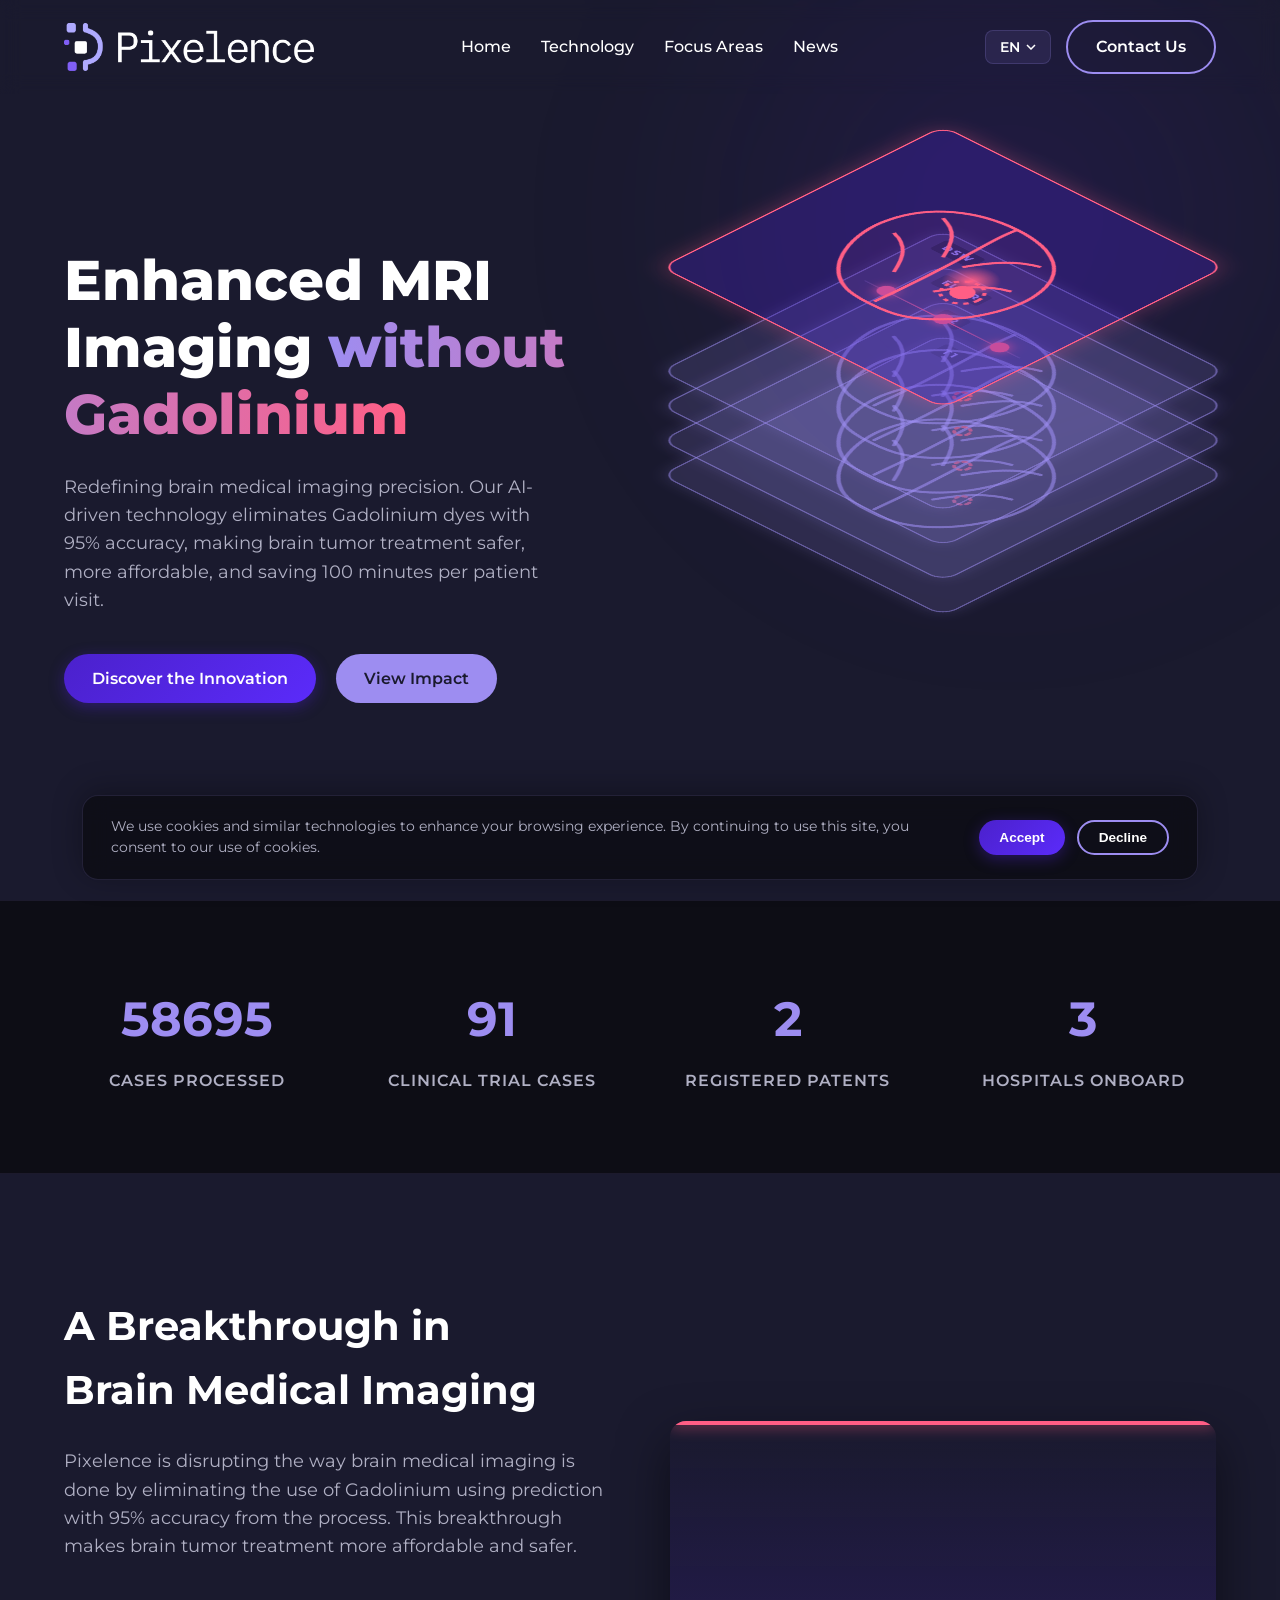
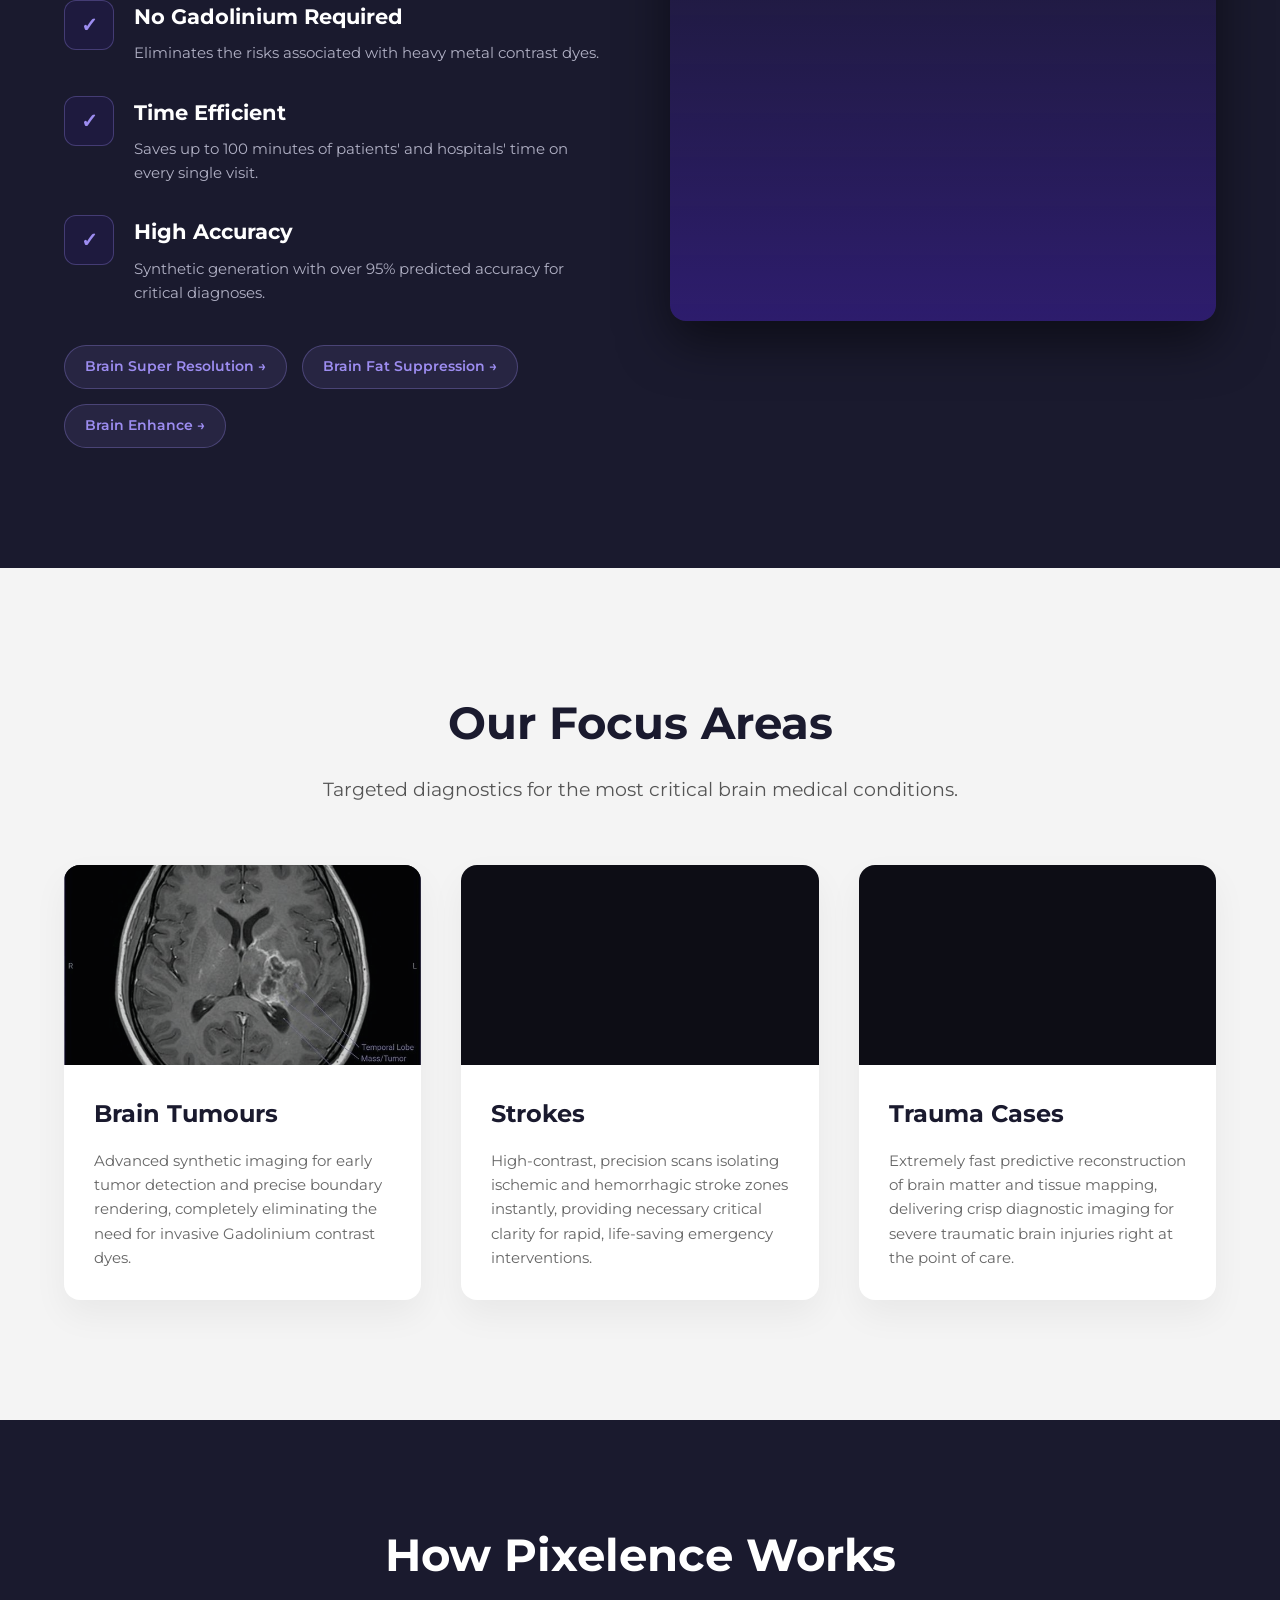
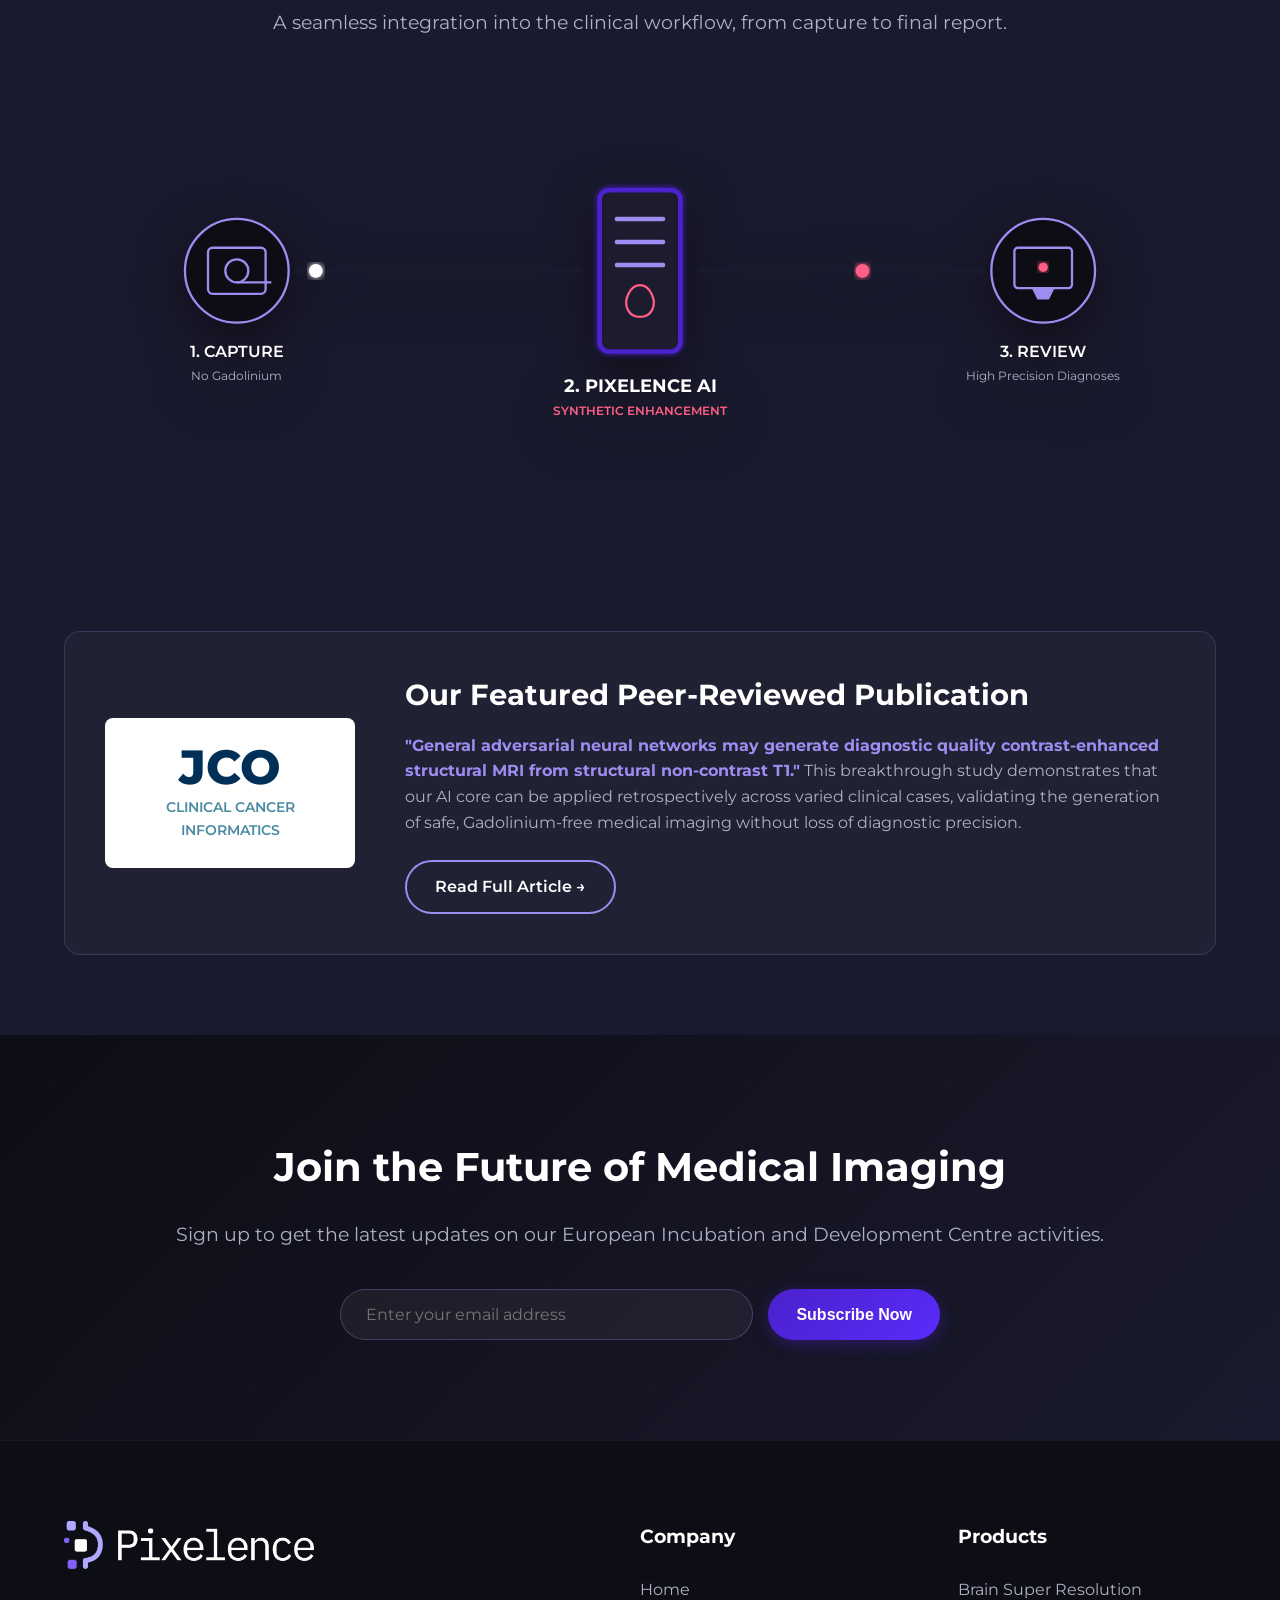
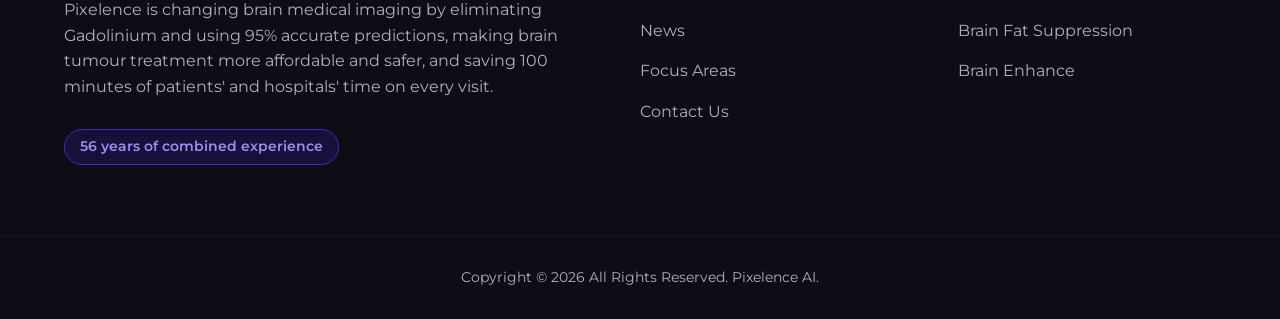
<file: index.html>
<!DOCTYPE html>
<html lang="en" data-page="index">
<head>
    <meta charset="UTF-8">
    <meta name="viewport" content="width=device-width, initial-scale=1.0">
    <title>Pixelence | Enhanced MRI Imaging without Gadolinium</title>
    <meta name="description" content="Pixelence is redefining brain MRI precision by eliminating the use of Gadolinium. Our predictive AI achieves 95% accuracy, ensuring safer, more affordable treatments while saving 100 minutes per patient.">
    <link rel="preconnect" href="https://fonts.googleapis.com">
    <link rel="preconnect" href="https://fonts.gstatic.com" crossorigin>
    <link href="https://fonts.googleapis.com/css2?family=Montserrat:wght@300;400;600;700;800&display=swap" rel="stylesheet">
    <link rel="stylesheet" href="styles.css">
</head>
<body>
    <header id="navbar">
    <!-- Google tag (gtag.js) -->
    <script async src="https://www.googletagmanager.com/gtag/js?id=G-N317BBB6WX"></script>
    <script>
      window.dataLayer = window.dataLayer || [];
      function gtag(){dataLayer.push(arguments);}
      gtag('js', new Date());

      gtag('config', 'G-N317BBB6WX');
    </script>
        <div class="container nav-content">
            <div class="logo">
                <img src="Assets/Logo-White.png" alt="Pixelence" class="brand-logo">
            </div>
            <nav>
                <ul class="nav-links">
                    <li><a href="#home" data-i18n="nav.home">Home</a></li>
                    <li><a href="#technology" data-i18n="nav.technology">Technology</a></li>
                    <li><a href="#focus" data-i18n="nav.focusAreas">Focus Areas</a></li>
                    <li><a href="news.html" data-i18n="nav.news">News</a></li>
                </ul>
            </nav>
            <div class="nav-actions">
                <div class="lang-switcher">
                    <button class="lang-btn" aria-label="Select language">
                        <span id="current-lang-flag">EN</span>
                        <svg width="10" height="6" viewBox="0 0 10 6"><polyline points="1 1 5 5 9 1" fill="none" stroke="currentColor" stroke-width="1.5"/></svg>
                    </button>
                    <div class="lang-dropdown">
                        <button class="lang-option active" data-lang="en">EN English</button>
                        <button class="lang-option" data-lang="ko">KO 한국어</button>
                        <button class="lang-option" data-lang="ja">JA 日本語</button>
                        <button class="lang-option" data-lang="de">DE Deutsch</button>
                        <button class="lang-option" data-lang="fr">FR Français</button>
                    </div>
                </div>
                <a href="contact.html" class="btn btn-outline" data-i18n="nav.contact">Contact Us</a>
            </div>
            <div class="mobile-menu-btn">
                <span></span>
                <span></span>
                <span></span>
            </div>
        </div>
    </header>

    <main>
        <section id="home" class="hero">
            <div class="hero-background"></div>
            <div class="container hero-content">
                <div class="hero-text">
                    <h1><span data-i18n="index.heroTitle">Enhanced MRI Imaging</span> <span class="highlight" data-i18n="index.heroHighlight">without Gadolinium</span></h1>
                    <p data-i18n="index.heroDesc">Redefining brain medical imaging precision. Our AI-driven technology eliminates Gadolinium dyes with 95% accuracy, making brain tumor treatment safer, more affordable, and saving 100 minutes per patient visit.</p>
                    <div class="hero-buttons">
                        <a href="#technology" class="btn btn-primary" data-i18n="index.btnDiscover">Discover the Innovation</a>
                        <a href="#metrics" class="btn btn-secondary" data-i18n="index.btnImpact">View Impact</a>
                    </div>
                </div>
                <div class="hero-visual">
                    <div class="dicom-stack">
                        <!-- Input Layers -->
                        <div class="dicom-layer layer-1">
                            <span class="layer-label">T1</span>
                            <div class="brain-illustration"></div>
                        </div>
                        <div class="dicom-layer layer-2">
                            <span class="layer-label">T2</span>
                            <div class="brain-illustration"></div>
                        </div>
                        <div class="dicom-layer layer-3">
                            <span class="layer-label">Flair</span>
                            <div class="brain-illustration"></div>
                        </div>
                        <div class="dicom-layer layer-4">
                            <span class="layer-label">DSW</span>
                            <div class="brain-illustration"></div>
                        </div>

                        <!-- Neural Network Illustration -->
                        <div class="neural-network-layer">
                            <div class="nn-node"></div>
                            <div class="nn-node"></div>
                            <div class="nn-node"></div>
                            <div class="nn-connection"></div>
                        </div>

                        <!-- Output Layer -->
                        <div class="dicom-layer layer-output">
                            <span class="layer-label highlight" data-i18n="index.layerOutput">Synthetic MRI Output</span>
                            <div class="brain-illustration final-brain"></div>
                            <div class="tumor-highlight"></div>
                        </div>
                    </div>
                </div>
            </div>
        </section>

        <section id="metrics" class="metrics">
            <div class="container metrics-grid">
                <div class="metric-card reveal">
                    <h2 class="counter" data-target="129000">0</h2>
                    <p data-i18n="index.metricCases">Cases Processed</p>
                </div>
                <div class="metric-card reveal reveal-delay-1">
                    <h2 class="counter" data-target="156">0</h2>
                    <p data-i18n="index.metricTrials">Clinical Trial Cases</p>
                </div>
                <div class="metric-card reveal reveal-delay-2">
                    <h2 class="counter" data-target="2">0</h2>
                    <p data-i18n="index.metricPatents">Registered Patents</p>
                </div>
                <div class="metric-card reveal reveal-delay-3">
                    <h2 class="counter" data-target="3">0</h2>
                    <p data-i18n="index.metricHospitals">Hospitals Onboard</p>
                </div>
            </div>
        </section>

        <section id="technology" class="technology">
            <div class="container tech-content">
                <div class="tech-text reveal">
                    <h2><span data-i18n="index.techTitle">A Breakthrough in</span> <br/><span data-i18n="index.techTitleBr">Brain Medical Imaging</span></h2>
                    <p data-i18n="index.techDesc">Pixelence is disrupting the way brain medical imaging is done by eliminating the use of Gadolinium using prediction with 95% accuracy from the process. This breakthrough makes brain tumor treatment more affordable and safer.</p>
                    <ul class="tech-features">
                        <li>
                            <div class="feature-icon"></div>
                            <div class="feature-details">
                                <h3 data-i18n="index.featNoGad">No Gadolinium Required</h3>
                                <p data-i18n="index.featNoGadDesc">Eliminates the risks associated with heavy metal contrast dyes.</p>
                            </div>
                        </li>
                        <li>
                            <div class="feature-icon"></div>
                            <div class="feature-details">
                                <h3 data-i18n="index.featTime">Time Efficient</h3>
                                <p data-i18n="index.featTimeDesc">Saves up to 100 minutes of patients' and hospitals' time on every single visit.</p>
                            </div>
                        </li>
                        <li>
                            <div class="feature-icon"></div>
                            <div class="feature-details">
                                <h3 data-i18n="index.featAccuracy">High Accuracy</h3>
                                <p data-i18n="index.featAccuracyDesc">Synthetic generation with over 95% predicted accuracy for critical diagnoses.</p>
                            </div>
                        </li>
                    </ul>
                    <div class="tech-products-links">
                        <a href="super-resolution.html" class="product-pill" data-i18n="index.productSR">Brain Super Resolution &rarr;</a>
                        <a href="fat-suppression.html" class="product-pill" data-i18n="index.productFS">Brain Fat Suppression &rarr;</a>
                        <a href="enhance.html" class="product-pill" data-i18n="index.productEnhance">Brain Enhance &rarr;</a>
                    </div>
                </div>
                <div class="tech-image reveal">
                    <div class="brain-scan-container">
                        <div class="scan-base"></div>
                        <div class="scan-overlay scan-animate"></div>
                        <div class="scanning-line"></div>
                    </div>
                </div>
            </div>
        </section>

        <section id="focus" class="focus-areas">
            <div class="container reveal">
                <div class="section-header center">
                    <h2 data-i18n="index.focusTitle">Our Focus Areas</h2>
                    <p data-i18n="index.focusDesc">Targeted diagnostics for the most critical brain medical conditions.</p>
                </div>
                <div class="cards-grid">
                    <div class="focus-card">
                        <div class="card-image tumour"></div>
                        <div class="card-content">
                            <h3 data-i18n="index.focusTumours">Brain Tumours</h3>
                            <p data-i18n="index.focusTumoursDesc">Advanced synthetic imaging for early tumor detection and precise boundary rendering, completely eliminating the need for invasive Gadolinium contrast dyes.</p>
                        </div>
                    </div>
                    <div class="focus-card">
                        <div class="card-image stroke"></div>
                        <div class="card-content">
                            <h3 data-i18n="index.focusStrokes">Strokes</h3>
                            <p data-i18n="index.focusStrokesDesc">High-contrast, precision scans isolating ischemic and hemorrhagic stroke zones instantly, providing necessary critical clarity for rapid, life-saving emergency interventions.</p>
                        </div>
                    </div>
                    <div class="focus-card">
                        <div class="card-image trauma"></div>
                        <div class="card-content">
                            <h3 data-i18n="index.focusTrauma">Trauma Cases</h3>
                            <p data-i18n="index.focusTraumaDesc">Extremely fast predictive reconstruction of brain matter and tissue mapping, delivering crisp diagnostic imaging for severe traumatic brain injuries right at the point of care.</p>
                        </div>
                    </div>
                </div>
            </div>
        </section>

        <section id="process" class="process-workflow">
            <div class="container reveal">
                <div class="section-header center">
                    <h2 data-i18n="index.workflowTitle">How Pixelence Works</h2>
                    <p data-i18n="index.workflowDesc">A seamless integration into the clinical workflow, from capture to final report.</p>
                </div>
                <div class="animated-workflow">
                    <svg viewBox="0 0 1000 300" xmlns="http://www.w3.org/2000/svg" class="workflow-svg">
                        <defs>
                            <linearGradient id="flowGrad" x1="0%" y1="0%" x2="100%" y2="0%">
                                <stop offset="0%" stop-color="#9D8DF1" stop-opacity="0.2" />
                                <stop offset="50%" stop-color="#4B21CC" />
                                <stop offset="100%" stop-color="#FF5E85" />
                            </linearGradient>
                            <filter id="glow">
                                <feGaussianBlur stdDeviation="3" result="coloredBlur"/>
                                <feMerge>
                                    <feMergeNode in="coloredBlur"/>
                                    <feMergeNode in="SourceGraphic"/>
                                </feMerge>
                            </filter>
                        </defs>

                        <!-- Background connecting lines (static) -->
                        <path d="M 200 150 C 350 150, 400 150, 450 150" fill="none" stroke="#1A1A2E" stroke-width="4"/>
                        <path d="M 550 150 C 600 150, 650 150, 800 150" fill="none" stroke="#1A1A2E" stroke-width="4"/>

                        <!-- Animated Data Flow Lines -->
                        <path d="M 200 150 C 350 150, 400 150, 450 150" fill="none" stroke="url(#flowGrad)" stroke-width="4" stroke-dasharray="10 10" class="flow-line-1"/>
                        <path d="M 550 150 C 600 150, 650 150, 800 150" fill="none" stroke="url(#flowGrad)" stroke-width="4" stroke-dasharray="10 10" class="flow-line-2"/>

                        <!-- Data packets -->
                        <circle cx="0" cy="0" r="6" fill="#FFFFFF" filter="url(#glow)">
                            <animateMotion dur="2.5s" repeatCount="indefinite" path="M 200 150 C 350 150, 400 150, 450 150" />
                        </circle>

                        <circle cx="0" cy="0" r="6" fill="#FF5E85" filter="url(#glow)">
                            <animateMotion dur="2.5s" repeatCount="indefinite" path="M 550 150 C 600 150, 650 150, 800 150" begin="1.25s"/>
                        </circle>

                        <!-- Node 1: Capture (MRI Machine) -->
                        <g class="node" transform="translate(100, 100)">
                            <circle cx="50" cy="50" r="45" fill="#0D0D15" stroke="#9D8DF1" stroke-width="2"/>
                            <!-- MRI bore -->
                            <rect x="25" y="30" width="50" height="40" rx="4" fill="none" stroke="#9D8DF1" stroke-width="2"/>
                            <circle cx="50" cy="50" r="10" fill="none" stroke="#9D8DF1" stroke-width="2"/>
                            <!-- Patient bed -->
                            <path d="M 50 60 L 80 60" stroke="#9D8DF1" stroke-width="2"/>
                            <text x="50" y="125" text-anchor="middle" fill="#FFFFFF" font-family="Montserrat, sans-serif" font-weight="600" font-size="14" data-i18n="index.svgCapture">1. CAPTURE</text>
                            <text x="50" y="145" text-anchor="middle" fill="#B0B0C4" font-family="Montserrat, sans-serif" font-weight="400" font-size="10" data-i18n="index.svgNoGad">No Gadolinium</text>
                        </g>

                        <!-- Node 2: Enhance (AI Server) -->
                        <g class="node ai-server" transform="translate(450, 70)">
                            <rect x="15" y="10" width="70" height="140" rx="8" fill="#1A1A2E" stroke="#4B21CC" stroke-width="4" filter="url(#glow)"/>
                            <!-- Server Lines -->
                            <line x1="30" y1="35" x2="70" y2="35" stroke="#9D8DF1" stroke-width="4" stroke-linecap="round" class="ai-blink-1"/>
                            <line x1="30" y1="55" x2="70" y2="55" stroke="#9D8DF1" stroke-width="4" stroke-linecap="round" class="ai-blink-2"/>
                            <line x1="30" y1="75" x2="70" y2="75" stroke="#9D8DF1" stroke-width="4" stroke-linecap="round" class="ai-blink-3"/>
                            <!-- AI Brain -->
                            <path d="M 50 120 C 40 120, 35 110, 40 100 C 45 90, 55 90, 60 100 C 65 110, 60 120, 50 120 Z" fill="none" stroke="#FF5E85" stroke-width="2" class="ai-brain-pulse"/>
                            <text x="50" y="185" text-anchor="middle" fill="#FFFFFF" font-family="Montserrat, sans-serif" font-weight="700" font-size="16" data-i18n="index.svgAI">2. PIXELENCE AI</text>
                            <text x="50" y="205" text-anchor="middle" fill="#FF5E85" font-family="Montserrat, sans-serif" font-weight="600" font-size="10" data-i18n="index.svgSynthetic">SYNTHETIC ENHANCEMENT</text>
                        </g>

                        <!-- Node 3: Review (Radiologist/Monitor) -->
                        <g class="node" transform="translate(800, 100)">
                            <circle cx="50" cy="50" r="45" fill="#0D0D15" stroke="#9D8DF1" stroke-width="2"/>
                            <!-- Monitor -->
                            <rect x="25" y="30" width="50" height="35" rx="3" fill="none" stroke="#9D8DF1" stroke-width="2"/>
                            <!-- Base -->
                            <path d="M 40 65 L 60 65 L 55 75 L 45 75 Z" fill="#9D8DF1"/>
                            <!-- Tumor finding on screen -->
                            <circle cx="50" cy="47" r="4" fill="#FF5E85" filter="url(#glow)" class="diagnostic-pulse"/>
                            <text x="50" y="125" text-anchor="middle" fill="#FFFFFF" font-family="Montserrat, sans-serif" font-weight="600" font-size="14" data-i18n="index.svgReview">3. REVIEW</text>
                            <text x="50" y="145" text-anchor="middle" fill="#B0B0C4" font-family="Montserrat, sans-serif" font-weight="400" font-size="10" data-i18n="index.svgPrecision">High Precision Diagnoses</text>
                        </g>
                    </svg>
                </div>
            </div>
        </section>

        <section id="publication" class="publication-section">
            <div class="container reveal">
                <div class="publication-card">
                    <div class="pub-logo">
                        <span class="jco-text">JCO</span>
                        <span class="cci-text">Clinical Cancer Informatics</span>
                    </div>
                    <div class="pub-content">
                        <h3 data-i18n="index.pubTitle">Our Featured Peer-Reviewed Publication</h3>
                        <p data-i18n-html="index.pubDesc"><strong>"General adversarial neural networks may generate diagnostic quality contrast-enhanced structural MRI from structural non-contrast T1."</strong> This breakthrough study demonstrates that our AI core can be applied retrospectively across varied clinical cases, validating the generation of safe, Gadolinium-free medical imaging without loss of diagnostic precision.</p>
                        <a href="https://ascopubs.org/doi/10.1200/CCI.23.00266#:~:text=General%20adversarial%20neural%20networks%20may,it%20can%20be%20applied%20retrospectively" target="_blank" rel="noopener noreferrer" class="btn btn-outline pub-btn" data-i18n="index.pubBtn">Read Full Article &rarr;</a>
                    </div>
                </div>
            </div>
        </section>

        <section id="cta" class="cta">
            <div class="container cta-container reveal">
                <h2 data-i18n="index.ctaTitle">Join the Future of Medical Imaging</h2>
                <p data-i18n="index.ctaDesc">Sign up to get the latest updates on our European Incubation and Development Centre activities.</p>
                <form class="cta-form">
                    <input type="email" placeholder="Enter your email address" data-i18n-placeholder="index.ctaPlaceholder" required>
                    <button type="submit" class="btn btn-primary" data-i18n="index.ctaBtn">Subscribe Now</button>
                </form>
            </div>
        </section>
        <section id="partners" class="partners-section" style="display: none;">
            <div class="container reveal">
                <div class="section-header center">
                    <h2 data-i18n="index.partnersTitle">Our Partners</h2>
                    <p data-i18n="index.partnersDesc">Backed by leading investment bodies and working with top clinical institutions.</p>
                </div>

                <div class="partners-category">
                    <h3 class="partners-category-label" data-i18n="index.partnersInvestment">Investment Partners</h3>
                    <div class="partners-logos">
                        <div class="partner-logo-card dark-bg">
                            <img src="Assets/Partners/cradle-fund.png" alt="Cradle Fund">
                        </div>
                        <div class="partner-logo-card">
                            <img src="Assets/Partners/mranti-sandbox.png" alt="MRANTI Sandbox">
                        </div>
                        <div class="partner-logo-card">
                            <img src="Assets/Partners/watchtower-friends.png" alt="Watch Tower Friends">
                        </div>
                    </div>
                </div>

                <div class="partners-category">
                    <h3 class="partners-category-label" data-i18n="index.partnersClinical">Clinical Trial Partners</h3>
                    <div class="partners-logos">
                        <div class="partner-logo-card">
                            <img src="Assets/Partners/kanser-negara.png" alt="Kanser Negara">
                        </div>
                        <div class="partner-logo-card">
                            <img src="Assets/Partners/husm-penang.png" alt="HUSM Penang">
                        </div>
                        <div class="partner-logo-card">
                            <img src="Assets/Partners/idc.svg" alt="Islamabad Diagnosis Centers IDC">
                        </div>
                        <div class="partner-logo-card">
                            <img src="Assets/Partners/sohag-university.png" alt="Sohag University">
                        </div>
                    </div>
                </div>
            </div>
        </section>
    </main>

    <footer>
        <div class="container footer-content">
            <div class="footer-brand">
                <div class="logo">
                    <a href="index.html">
                        <img src="Assets/Logo-White.png" alt="Pixelence" class="brand-logo">
                    </a>
                </div>
                <p data-i18n="footer.description">Pixelence is changing brain medical imaging by eliminating Gadolinium and using 95% accurate predictions, making brain tumour treatment more affordable and safer, and saving 100 minutes of patients' and hospitals' time on every visit.</p>
                <p class="experience-badge" data-i18n="footer.experience">56 years of combined experience</p>
            </div>
            <div class="footer-links">
                <h4 data-i18n="footer.company">Company</h4>
                <ul>
                    <li><a href="#home" data-i18n="footer.home">Home</a></li>
                    <li><a href="news.html" data-i18n="footer.news">News</a></li>
                    <li><a href="#focus" data-i18n="footer.focusAreas">Focus Areas</a></li>
                    <li><a href="contact.html" data-i18n="footer.contactUs">Contact Us</a></li>
                </ul>
            </div>
            <div class="footer-links">
                <h4 data-i18n="footer.products">Products</h4>
                <ul>
                    <li><a href="super-resolution.html" data-i18n="footer.brainSuperRes">Brain Super Resolution</a></li>
                    <li><a href="fat-suppression.html" data-i18n="footer.brainFatSup">Brain Fat Suppression</a></li>
                    <li><a href="enhance.html" data-i18n="footer.brainEnhance">Brain Enhance</a></li>
                </ul>
            </div>
        </div>
        <div class="footer-bottom">
            <p data-i18n="footer.copyright">Copyright &copy; 2026 All Rights Reserved. Pixelence AI.</p>
        </div>
    </footer>

    <!-- Cookie Consent Banner -->
    <div id="cookie-consent" class="cookie-banner" style="display: none;">
        <div class="cookie-content">
            <p data-i18n="cookie.message">We use cookies and similar technologies to enhance your browsing experience. By continuing to use this site, you consent to our use of cookies.</p>
            <div class="cookie-actions">
                <button id="cookie-accept" class="btn btn-primary" data-i18n="cookie.accept">Accept</button>
                <button id="cookie-decline" class="btn btn-outline" data-i18n="cookie.decline">Decline</button>
            </div>
        </div>
    </div>

    <script src="translations.js"></script>
    <script src="script.js"></script>
</body>
</html>
</file>
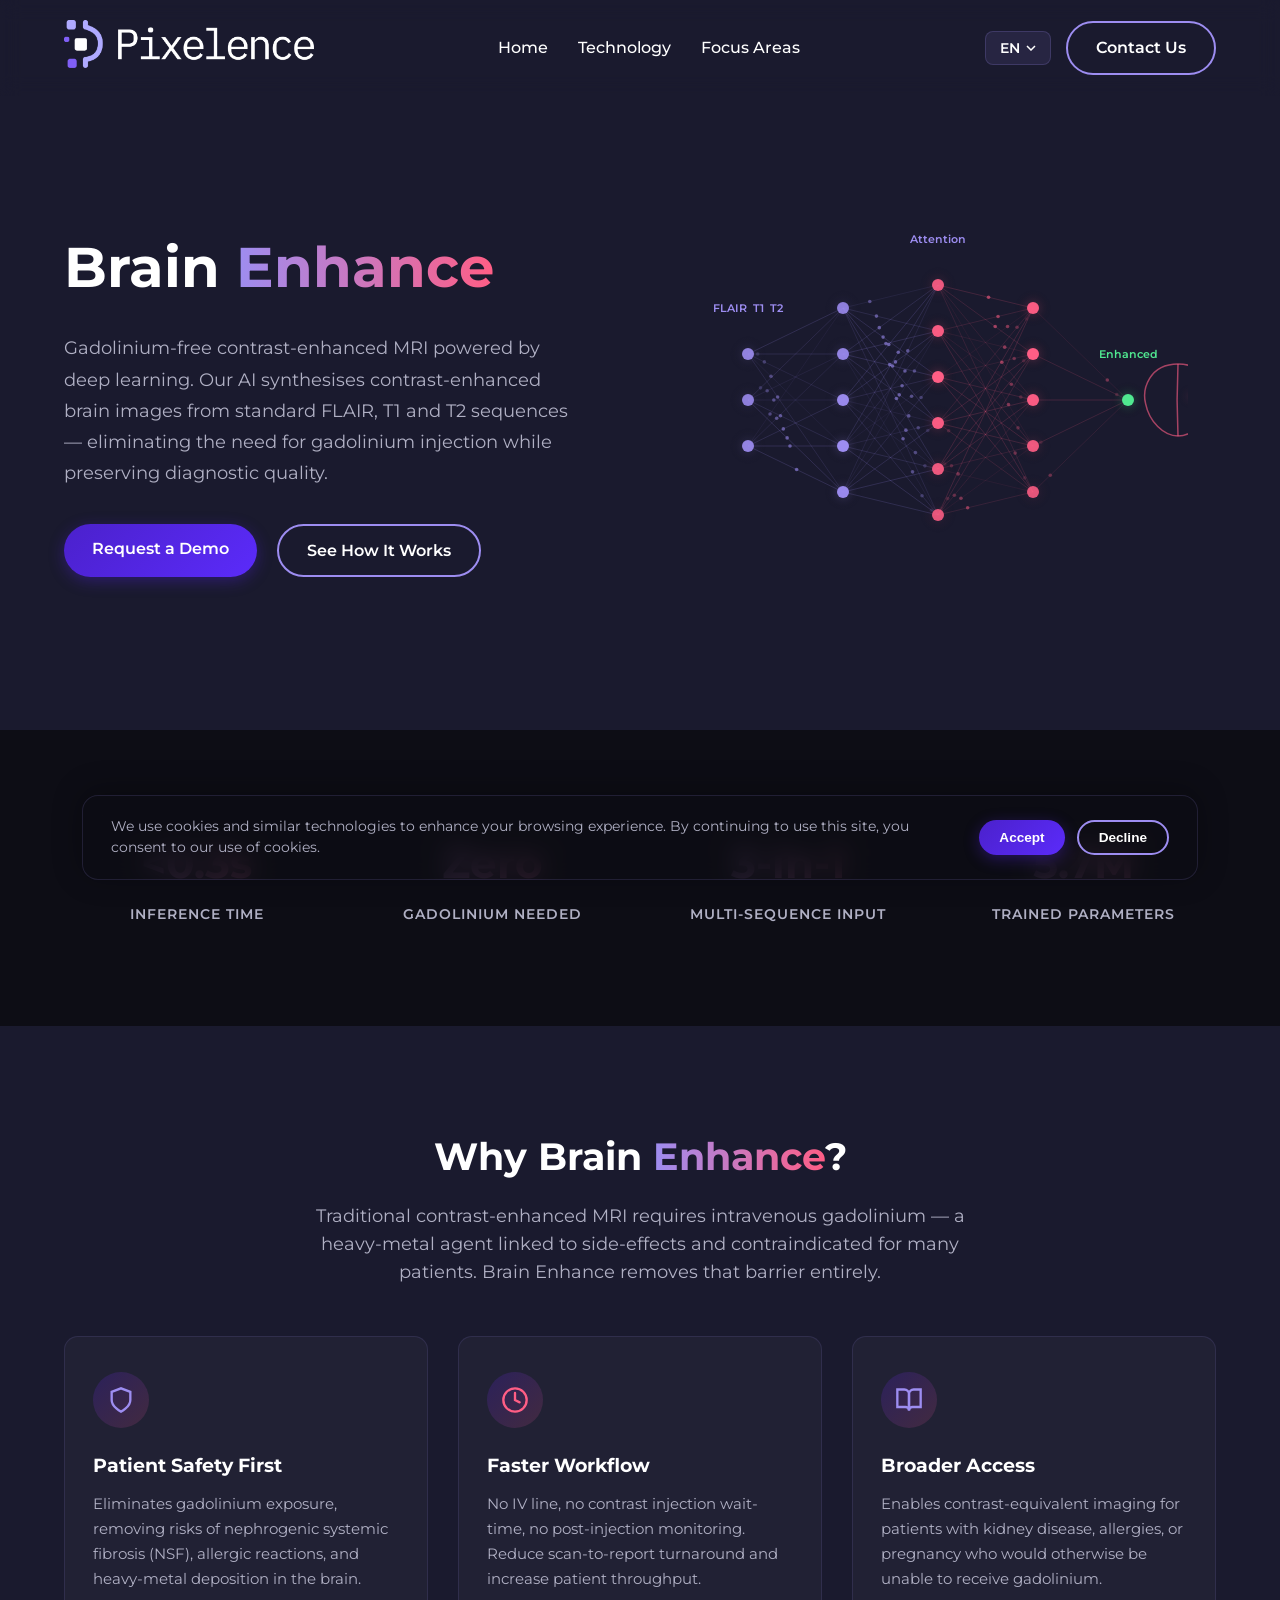
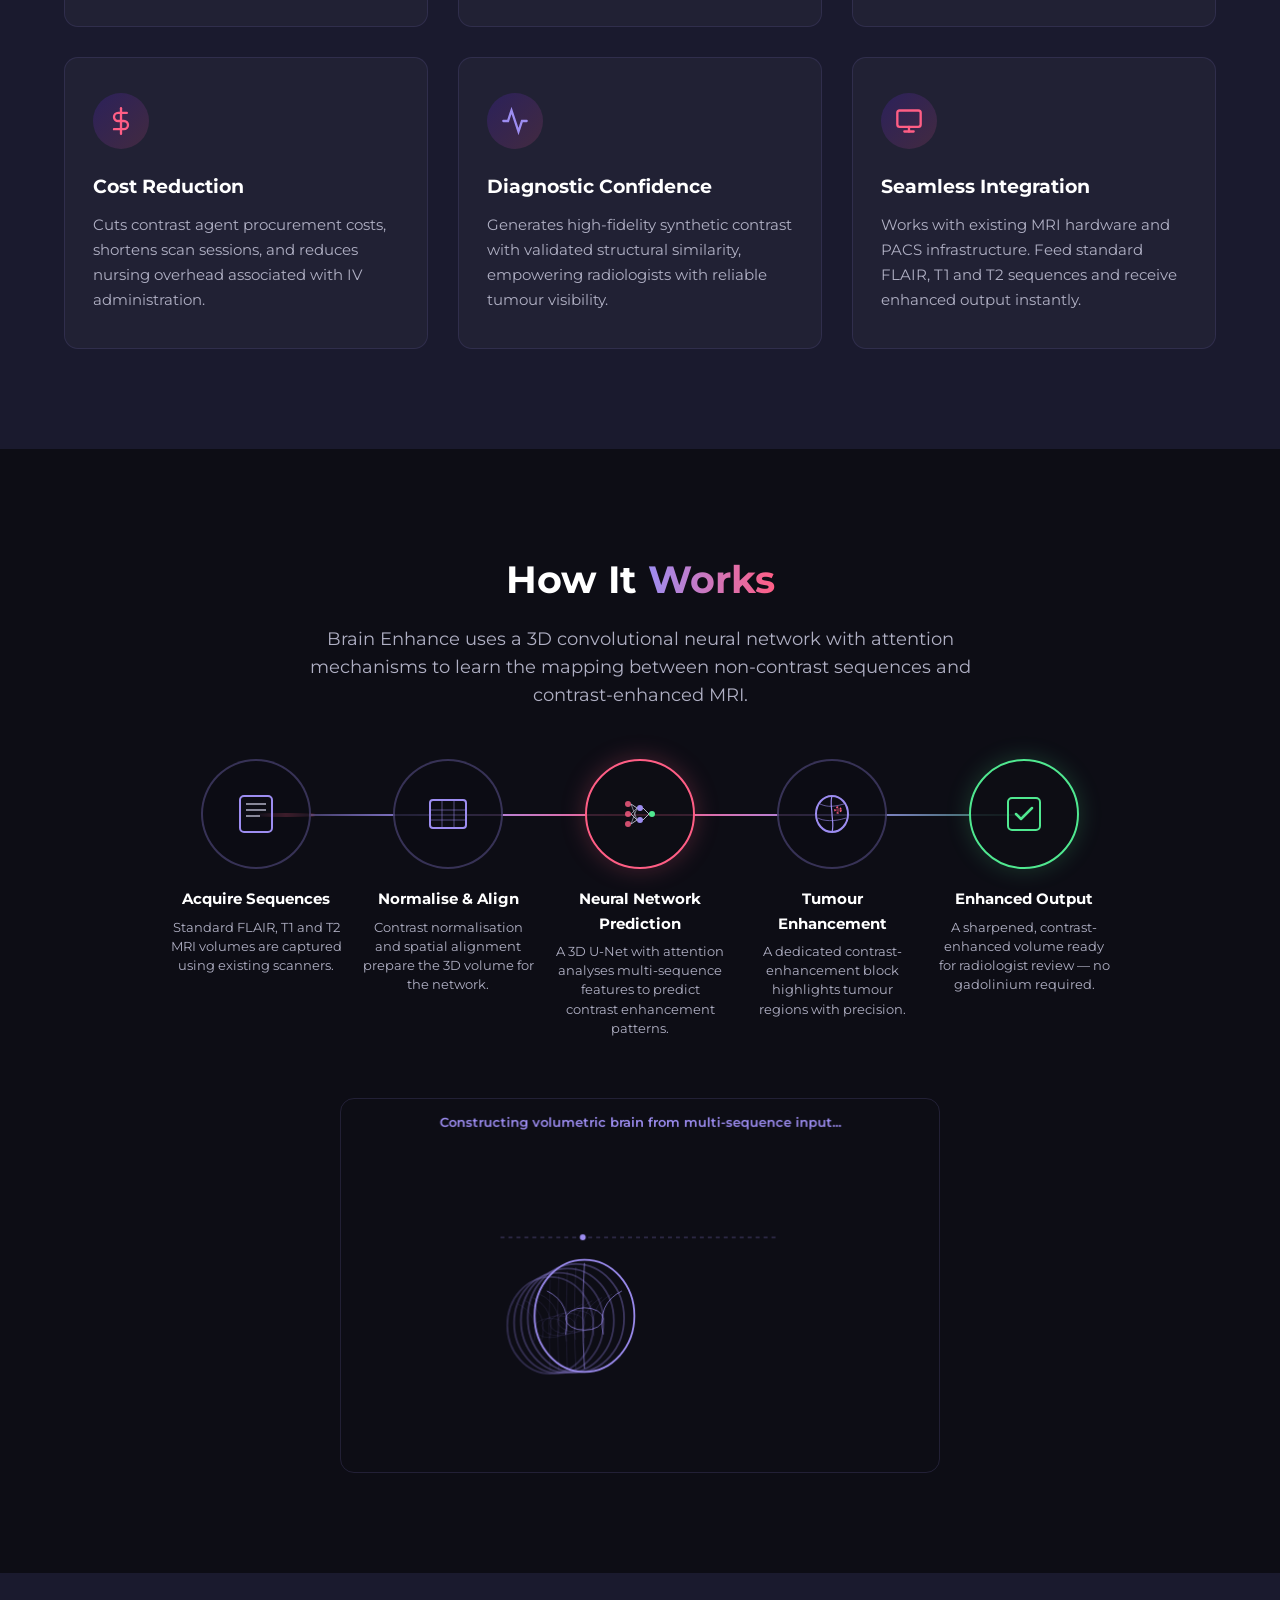
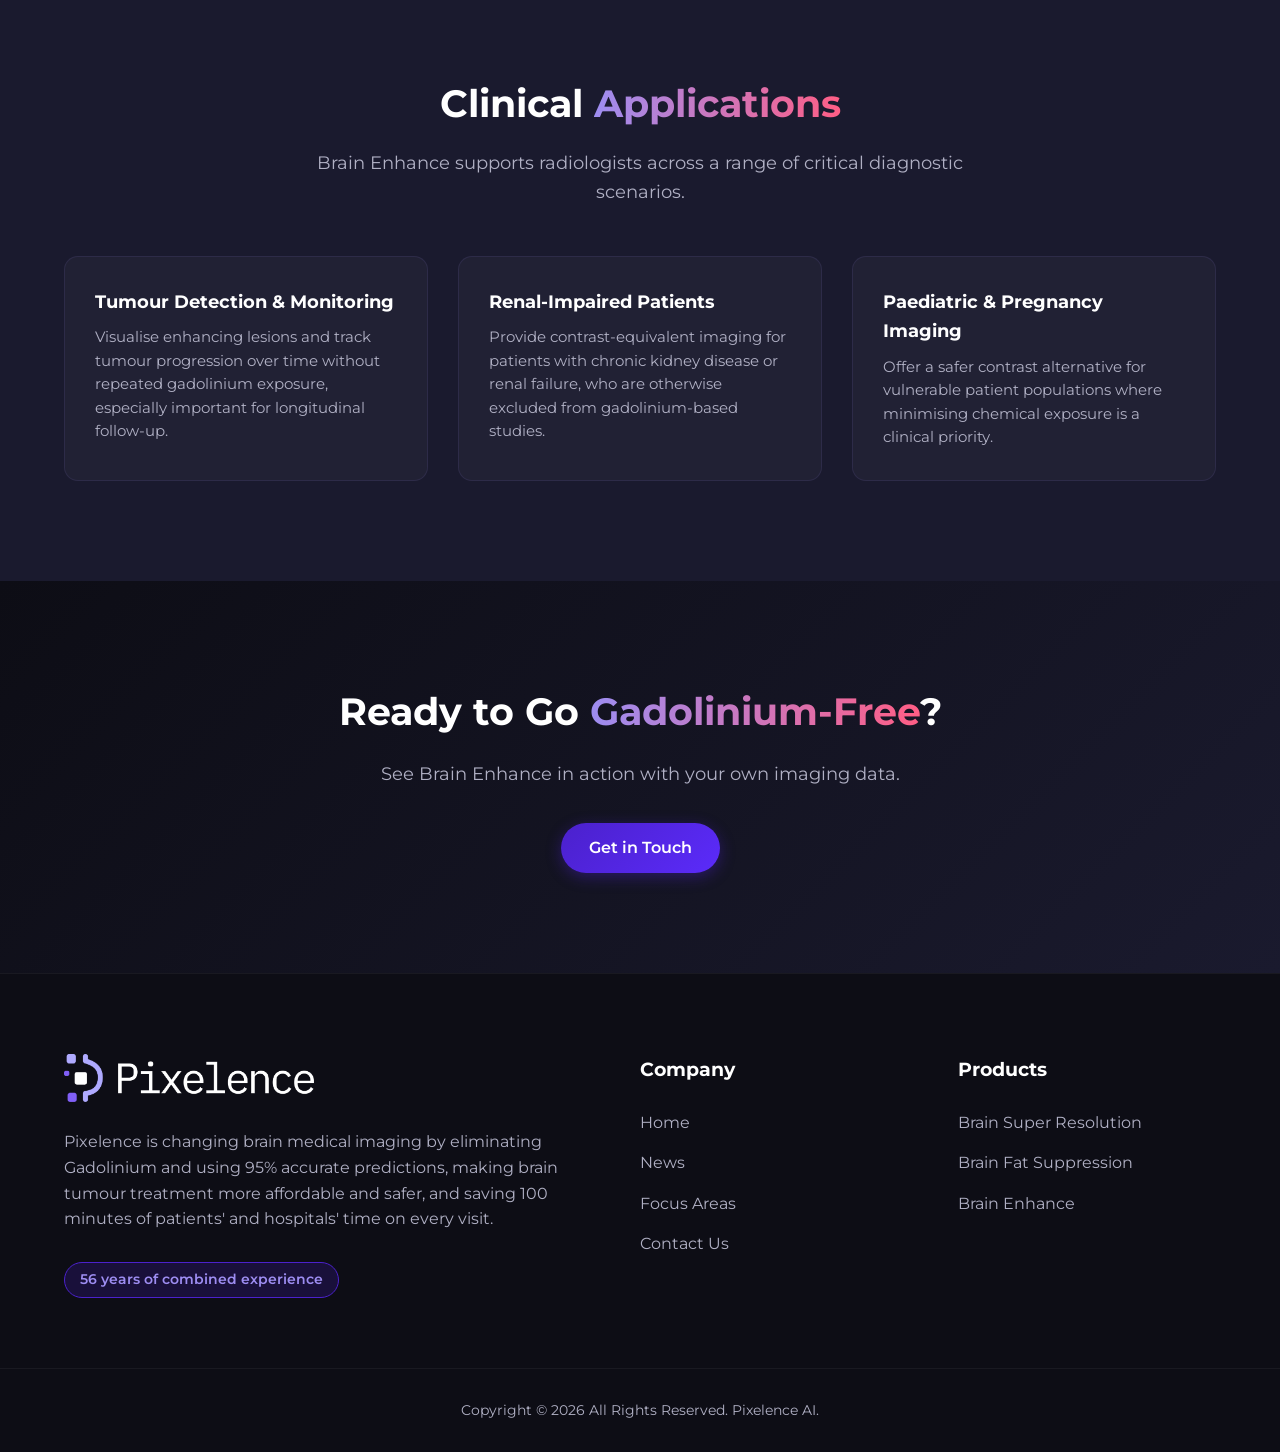
<file: enhance.html>
<!DOCTYPE html>
<html lang="en" data-page="enh">
<head>
    <meta charset="UTF-8">
    <meta name="viewport" content="width=device-width, initial-scale=1.0">
    <title>Brain Enhance | Pixelence</title>
    <link href="https://fonts.googleapis.com/css2?family=Montserrat:wght@300;400;600;700;800&display=swap" rel="stylesheet">
    <link rel="stylesheet" href="styles.css">
    <style>
        /* ── Hero ── */
        .product-hero { padding: 150px 0 80px; }

        .hero-subtitle {
            font-size: 1.15rem;
            color: var(--text-muted);
            line-height: 1.7;
            max-width: 520px;
        }

        /* ── Neural-network canvas in hero ── */
        .nn-canvas-wrap {
            position: relative;
            width: 100%;
            max-width: 500px;
            aspect-ratio: 1;
            margin: 0 auto;
        }

        .nn-canvas-wrap canvas { width: 100%; height: 100%; display: block; }

        /* ── Section basics ── */
        .section-dark  { padding: 100px 0; background: var(--bg-dark); }
        .section-darker { padding: 100px 0; background: var(--bg-darker); }

        .section-title {
            font-size: 2.4rem;
            margin-bottom: 15px;
        }

        .section-lead {
            color: var(--text-muted);
            font-size: 1.1rem;
            max-width: 680px;
            margin: 0 auto 50px;
        }

        .center { text-align: center; }

        /* ── Benefits cards ── */
        .benefits-row {
            display: grid;
            grid-template-columns: repeat(3, 1fr);
            gap: 30px;
        }

        .b-card {
            background: rgba(255,255,255,0.03);
            border: 1px solid rgba(157,141,241,0.12);
            border-radius: 14px;
            padding: 35px 28px;
            transition: var(--transition);
        }

        .b-card:hover {
            border-color: var(--secondary-color);
            transform: translateY(-6px);
            box-shadow: 0 12px 30px rgba(75,33,204,0.2);
        }

        .b-icon-circle {
            width: 56px; height: 56px;
            border-radius: 50%;
            background: linear-gradient(135deg, rgba(75,33,204,0.25), rgba(255,94,133,0.15));
            display: flex; align-items: center; justify-content: center;
            margin-bottom: 22px;
            font-size: 1.5rem;
        }

        .b-card h3 { font-size: 1.2rem; margin-bottom: 10px; }
        .b-card p  { color: var(--text-muted); font-size: 0.95rem; line-height: 1.65; }

        /* ── How-it-works pipeline animation ── */
        .pipeline-wrap {
            position: relative;
            max-width: 960px;
            margin: 0 auto;
        }

        .pipeline-steps {
            display: grid;
            grid-template-columns: repeat(5, 1fr);
            gap: 0;
            align-items: start;
            position: relative;
        }

        .pipe-step {
            text-align: center;
            position: relative;
            padding: 0 10px;
        }

        .pipe-visual {
            width: 110px; height: 110px;
            margin: 0 auto 18px;
            border-radius: 50%;
            border: 2px solid rgba(157,141,241,0.3);
            display: flex; align-items: center; justify-content: center;
            position: relative;
            overflow: hidden;
            background: rgba(13,13,21,0.8);
        }

        .pipe-step:nth-child(3) .pipe-visual {
            border-color: var(--accent-color);
            box-shadow: 0 0 25px rgba(255,94,133,0.25);
        }

        .pipe-step:last-child .pipe-visual {
            border-color: #50e890;
            box-shadow: 0 0 25px rgba(80,232,144,0.2);
        }

        .pipe-step h4 { font-size: 0.95rem; margin-bottom: 6px; color: var(--text-light); }
        .pipe-step p  { font-size: 0.8rem; color: var(--text-muted); line-height: 1.5; }

        /* connecting line behind circles */
        .pipeline-line {
            position: absolute;
            top: 55px;
            left: 10%;
            right: 10%;
            height: 2px;
            background: linear-gradient(90deg,
                rgba(157,141,241,0.15),
                var(--secondary-color),
                var(--accent-color),
                var(--secondary-color),
                rgba(80,232,144,0.4));
            z-index: 0;
        }

        .pipeline-line::after {
            content: '';
            position: absolute;
            top: -1px; left: 0;
            width: 60px; height: 4px;
            background: linear-gradient(90deg, transparent, var(--accent-color), transparent);
            border-radius: 2px;
            animation: pipeFlow 3s linear infinite;
        }

        @keyframes pipeFlow {
            0%   { left: -60px; }
            100% { left: 100%; }
        }

        .pipe-visual { position: relative; z-index: 1; }

        /* SVG icons inside circles */
        .pipe-visual svg { width: 48px; height: 48px; }

        /* ── Animated brain construction canvas ── */
        .brain-construction {
            position: relative;
            max-width: 600px;
            margin: 60px auto 0;
            aspect-ratio: 16/10;
        }

        .brain-construction canvas {
            width: 100%; height: 100%; display: block;
            border-radius: 14px;
            border: 1px solid rgba(157,141,241,0.15);
        }

        /* ── Metrics bar ── */
        .metrics-bar {
            display: grid;
            grid-template-columns: repeat(4, 1fr);
            gap: 30px;
            text-align: center;
        }

        .m-item h3 {
            font-size: 2.6rem;
            background: linear-gradient(90deg, var(--secondary-color), var(--accent-color));
            -webkit-background-clip: text; background-clip: text;
            -webkit-text-fill-color: transparent;
            margin-bottom: 6px;
        }

        .m-item p { color: var(--text-muted); font-size: 0.9rem; text-transform: uppercase; letter-spacing: 1px; font-weight: 600; }

        /* ── Use-cases ── */
        .use-cases-grid {
            display: grid;
            grid-template-columns: repeat(3, 1fr);
            gap: 30px;
        }

        .uc-card {
            background: rgba(255,255,255,0.03);
            border: 1px solid rgba(157,141,241,0.1);
            border-radius: 14px;
            padding: 30px;
            transition: var(--transition);
        }

        .uc-card:hover { border-color: var(--secondary-color); transform: translateY(-5px); }
        .uc-card h3 { font-size: 1.15rem; margin-bottom: 10px; }
        .uc-card p { color: var(--text-muted); font-size: 0.92rem; line-height: 1.6; }

        /* ── CTA ── */
        .cta-section {
            padding: 100px 0;
            text-align: center;
            background: linear-gradient(135deg, var(--bg-darker) 0%, var(--bg-dark) 100%);
        }

        .cta-section h2 { font-size: 2.4rem; margin-bottom: 18px; }
        .cta-section p  { color: var(--text-muted); font-size: 1.1rem; margin-bottom: 35px; }

        /* ── Responsive ── */
        @media (max-width: 992px) {
            .hero-split { grid-template-columns: 1fr; text-align: center; }
            .hero-subtitle { margin: 0 auto; }
            .hero-right { margin-top: 40px; }
            .benefits-row, .use-cases-grid { grid-template-columns: 1fr 1fr; }
            .pipeline-steps { grid-template-columns: 1fr; gap: 30px; }
            .pipeline-line { display: none; }
            .metrics-bar { grid-template-columns: repeat(2, 1fr); }
        }

        @media (max-width: 600px) {
            .benefits-row, .use-cases-grid, .metrics-bar { grid-template-columns: 1fr; }
        }
    </style>
</head>
<body>
    <header id="navbar" class="scrolled">
    <!-- Google tag (gtag.js) -->
    <script async src="https://www.googletagmanager.com/gtag/js?id=G-N317BBB6WX"></script>
    <script>
      window.dataLayer = window.dataLayer || [];
      function gtag(){dataLayer.push(arguments);}
      gtag('js', new Date());

      gtag('config', 'G-N317BBB6WX');
    </script>
        <div class="container nav-content">
            <div class="logo">
                <a href="index.html"><img src="Assets/Logo-White.png" alt="Pixelence" class="brand-logo"></a>
            </div>
            <nav>
                <ul class="nav-links">
                    <li><a href="index.html#home" data-i18n="nav.home">Home</a></li>
                    <li><a href="index.html#technology" data-i18n="nav.technology">Technology</a></li>
                    <li><a href="index.html#focus" data-i18n="nav.focusAreas">Focus Areas</a></li>
                </ul>
            </nav>
            <div class="nav-actions">
                <div class="lang-switcher">
                    <button class="lang-btn" aria-label="Select language">
                        <span id="current-lang-flag">EN</span>
                        <svg width="10" height="6" viewBox="0 0 10 6"><polyline points="1 1 5 5 9 1" fill="none" stroke="currentColor" stroke-width="1.5"/></svg>
                    </button>
                    <div class="lang-dropdown">
                        <button class="lang-option active" data-lang="en">EN English</button>
                        <button class="lang-option" data-lang="ko">KO 한국어</button>
                        <button class="lang-option" data-lang="ja">JA 日本語</button>
                        <button class="lang-option" data-lang="de">DE Deutsch</button>
                        <button class="lang-option" data-lang="fr">FR Français</button>
                    </div>
                </div>
                <a href="contact.html" class="btn btn-outline" data-i18n="nav.contact">Contact Us</a>
            </div>
            <div class="mobile-menu-btn">
                <span></span>
                <span></span>
                <span></span>
            </div>
        </div>
    </header>

    <main>
        <!-- ════════════ HERO ════════════ -->
        <section class="product-hero">
            <div class="container hero-split">
                <div class="hero-left">
                    <h1>Brain <span class="highlight" data-i18n="enh.heroHighlight">Enhance</span></h1>
                    <p class="hero-subtitle" data-i18n="enh.heroDesc">Gadolinium-free contrast-enhanced MRI powered by deep learning. Our AI synthesises contrast-enhanced brain images from standard FLAIR, T1 and T2 sequences &mdash; eliminating the need for gadolinium injection while preserving diagnostic quality.</p>
                    <div class="hero-buttons" style="margin-top:35px;">
                        <a href="contact.html" class="btn btn-primary" data-i18n="enh.btnDemo">Request a Demo</a>
                        <a href="#how-it-works" class="btn btn-outline" data-i18n="enh.btnHow">See How It Works</a>
                    </div>
                </div>
                <div class="hero-right">
                    <div class="nn-canvas-wrap">
                        <canvas id="heroNNCanvas"></canvas>
                    </div>
                </div>
            </div>
        </section>

        <!-- ════════════ METRICS ════════════ -->
        <section class="section-darker">
            <div class="container">
                <div class="metrics-bar reveal">
                    <div class="m-item">
                        <h3>&lt;0.3s</h3>
                        <p data-i18n="enh.metric1Label">Inference Time</p>
                    </div>
                    <div class="m-item">
                        <h3>Zero</h3>
                        <p data-i18n="enh.metric2Label">Gadolinium Needed</p>
                    </div>
                    <div class="m-item">
                        <h3>3-in-1</h3>
                        <p data-i18n="enh.metric3Label">Multi-Sequence Input</p>
                    </div>
                    <div class="m-item">
                        <h3>5.7M</h3>
                        <p data-i18n="enh.metric4Label">Trained Parameters</p>
                    </div>
                </div>
            </div>
        </section>

        <!-- ════════════ BENEFITS ════════════ -->
        <section class="section-dark">
            <div class="container">
                <div class="center">
                    <h2 class="section-title">Why Brain <span class="highlight" data-i18n="enh.benefitsHighlight">Enhance</span>?</h2>
                    <p class="section-lead" data-i18n="enh.benefitsDesc">Traditional contrast-enhanced MRI requires intravenous gadolinium &mdash; a heavy-metal agent linked to side-effects and contraindicated for many patients. Brain Enhance removes that barrier entirely.</p>
                </div>

                <div class="benefits-row reveal">
                    <div class="b-card">
                        <div class="b-icon-circle">
                            <svg viewBox="0 0 24 24" fill="none" stroke="var(--secondary-color)" stroke-width="2" stroke-linecap="round" width="28" height="28"><path d="M12 22s8-4 8-10V5l-8-3-8 3v7c0 6 8 10 8 10z"/></svg>
                        </div>
                        <h3 data-i18n="enh.ben1Title">Patient Safety First</h3>
                        <p data-i18n="enh.ben1Desc">Eliminates gadolinium exposure, removing risks of nephrogenic systemic fibrosis (NSF), allergic reactions, and heavy-metal deposition in the brain.</p>
                    </div>
                    <div class="b-card">
                        <div class="b-icon-circle">
                            <svg viewBox="0 0 24 24" fill="none" stroke="var(--accent-color)" stroke-width="2" stroke-linecap="round" width="28" height="28"><circle cx="12" cy="12" r="10"/><polyline points="12 6 12 12 16 14"/></svg>
                        </div>
                        <h3 data-i18n="enh.ben2Title">Faster Workflow</h3>
                        <p data-i18n="enh.ben2Desc">No IV line, no contrast injection wait-time, no post-injection monitoring. Reduce scan-to-report turnaround and increase patient throughput.</p>
                    </div>
                    <div class="b-card">
                        <div class="b-icon-circle">
                            <svg viewBox="0 0 24 24" fill="none" stroke="var(--secondary-color)" stroke-width="2" stroke-linecap="round" width="28" height="28"><path d="M2 3h6a4 4 0 0 1 4 4v14a3 3 0 0 0-3-3H2z"/><path d="M22 3h-6a4 4 0 0 0-4 4v14a3 3 0 0 1 3-3h7z"/></svg>
                        </div>
                        <h3 data-i18n="enh.ben3Title">Broader Access</h3>
                        <p data-i18n="enh.ben3Desc">Enables contrast-equivalent imaging for patients with kidney disease, allergies, or pregnancy who would otherwise be unable to receive gadolinium.</p>
                    </div>
                    <div class="b-card">
                        <div class="b-icon-circle">
                            <svg viewBox="0 0 24 24" fill="none" stroke="var(--accent-color)" stroke-width="2" stroke-linecap="round" width="28" height="28"><line x1="12" y1="1" x2="12" y2="23"/><path d="M17 5H9.5a3.5 3.5 0 0 0 0 7h5a3.5 3.5 0 0 1 0 7H6"/></svg>
                        </div>
                        <h3 data-i18n="enh.ben4Title">Cost Reduction</h3>
                        <p data-i18n="enh.ben4Desc">Cuts contrast agent procurement costs, shortens scan sessions, and reduces nursing overhead associated with IV administration.</p>
                    </div>
                    <div class="b-card">
                        <div class="b-icon-circle">
                            <svg viewBox="0 0 24 24" fill="none" stroke="var(--secondary-color)" stroke-width="2" stroke-linecap="round" width="28" height="28"><polyline points="22 12 18 12 15 21 9 3 6 12 2 12"/></svg>
                        </div>
                        <h3 data-i18n="enh.ben5Title">Diagnostic Confidence</h3>
                        <p data-i18n="enh.ben5Desc">Generates high-fidelity synthetic contrast with validated structural similarity, empowering radiologists with reliable tumour visibility.</p>
                    </div>
                    <div class="b-card">
                        <div class="b-icon-circle">
                            <svg viewBox="0 0 24 24" fill="none" stroke="var(--accent-color)" stroke-width="2" stroke-linecap="round" width="28" height="28"><rect x="2" y="3" width="20" height="14" rx="2" ry="2"/><line x1="8" y1="21" x2="16" y2="21"/><line x1="12" y1="17" x2="12" y2="21"/></svg>
                        </div>
                        <h3 data-i18n="enh.ben6Title">Seamless Integration</h3>
                        <p data-i18n="enh.ben6Desc">Works with existing MRI hardware and PACS infrastructure. Feed standard FLAIR, T1 and T2 sequences and receive enhanced output instantly.</p>
                    </div>
                </div>
            </div>
        </section>

        <!-- ════════════ HOW IT WORKS ════════════ -->
        <section id="how-it-works" class="section-darker">
            <div class="container">
                <div class="center">
                    <h2 class="section-title">How It <span class="highlight" data-i18n="enh.howHighlight">Works</span></h2>
                    <p class="section-lead" data-i18n="enh.howDesc">Brain Enhance uses a 3D convolutional neural network with attention mechanisms to learn the mapping between non-contrast sequences and contrast-enhanced MRI.</p>
                </div>

                <div class="pipeline-wrap reveal">
                    <div class="pipeline-line"></div>
                    <div class="pipeline-steps">
                        <!-- Step 1 -->
                        <div class="pipe-step">
                            <div class="pipe-visual">
                                <svg viewBox="0 0 48 48" fill="none">
                                    <rect x="8" y="6" width="32" height="36" rx="4" stroke="var(--secondary-color)" stroke-width="2"/>
                                    <line x1="14" y1="14" x2="34" y2="14" stroke="var(--text-muted)" stroke-width="1.5"/>
                                    <line x1="14" y1="20" x2="34" y2="20" stroke="var(--text-muted)" stroke-width="1.5"/>
                                    <line x1="14" y1="26" x2="28" y2="26" stroke="var(--text-muted)" stroke-width="1.5"/>
                                </svg>
                            </div>
                            <h4 data-i18n="enh.step1Title">Acquire Sequences</h4>
                            <p data-i18n="enh.step1Desc">Standard FLAIR, T1 and T2 MRI volumes are captured using existing scanners.</p>
                        </div>

                        <!-- Step 2 -->
                        <div class="pipe-step">
                            <div class="pipe-visual">
                                <svg viewBox="0 0 48 48" fill="none">
                                    <rect x="6" y="10" width="36" height="28" rx="3" stroke="var(--secondary-color)" stroke-width="2"/>
                                    <path d="M6 20h36" stroke="var(--secondary-color)" stroke-width="1" opacity="0.5"/>
                                    <path d="M6 30h36" stroke="var(--secondary-color)" stroke-width="1" opacity="0.5"/>
                                    <path d="M18 10v28" stroke="var(--secondary-color)" stroke-width="1" opacity="0.5"/>
                                    <path d="M30 10v28" stroke="var(--secondary-color)" stroke-width="1" opacity="0.5"/>
                                </svg>
                            </div>
                            <h4 data-i18n="enh.step2Title">Normalise &amp; Align</h4>
                            <p data-i18n="enh.step2Desc">Contrast normalisation and spatial alignment prepare the 3D volume for the network.</p>
                        </div>

                        <!-- Step 3 – AI core -->
                        <div class="pipe-step">
                            <div class="pipe-visual">
                                <svg viewBox="0 0 48 48" fill="none">
                                    <circle cx="12" cy="14" r="3" fill="var(--accent-color)" opacity="0.8"/>
                                    <circle cx="12" cy="24" r="3" fill="var(--accent-color)" opacity="0.8"/>
                                    <circle cx="12" cy="34" r="3" fill="var(--accent-color)" opacity="0.8"/>
                                    <circle cx="24" cy="18" r="3" fill="var(--secondary-color)"/>
                                    <circle cx="24" cy="30" r="3" fill="var(--secondary-color)"/>
                                    <circle cx="36" cy="24" r="3" fill="#50e890"/>
                                    <line x1="15" y1="14" x2="21" y2="18" stroke="var(--text-muted)" stroke-width="1"/>
                                    <line x1="15" y1="14" x2="21" y2="30" stroke="var(--text-muted)" stroke-width="0.7"/>
                                    <line x1="15" y1="24" x2="21" y2="18" stroke="var(--text-muted)" stroke-width="0.7"/>
                                    <line x1="15" y1="24" x2="21" y2="30" stroke="var(--text-muted)" stroke-width="1"/>
                                    <line x1="15" y1="34" x2="21" y2="18" stroke="var(--text-muted)" stroke-width="0.7"/>
                                    <line x1="15" y1="34" x2="21" y2="30" stroke="var(--text-muted)" stroke-width="1"/>
                                    <line x1="27" y1="18" x2="33" y2="24" stroke="var(--text-muted)" stroke-width="1"/>
                                    <line x1="27" y1="30" x2="33" y2="24" stroke="var(--text-muted)" stroke-width="1"/>
                                </svg>
                            </div>
                            <h4 data-i18n="enh.step3Title">Neural Network Prediction</h4>
                            <p data-i18n="enh.step3Desc">A 3D U-Net with attention analyses multi-sequence features to predict contrast enhancement patterns.</p>
                        </div>

                        <!-- Step 4 -->
                        <div class="pipe-step">
                            <div class="pipe-visual">
                                <svg viewBox="0 0 48 48" fill="none">
                                    <path d="M24 6C15 6 8 14 8 24s7 18 16 18 16-8 16-18S33 6 24 6z" stroke="var(--secondary-color)" stroke-width="2"/>
                                    <path d="M24 6c-2 6 0 14 0 18s2 12 0 18" stroke="var(--secondary-color)" stroke-width="1.2"/>
                                    <path d="M12 14c5 2 10 4 24 0" stroke="var(--secondary-color)" stroke-width="1" opacity="0.6"/>
                                    <path d="M10 28c5 3 16 4 28 0" stroke="var(--secondary-color)" stroke-width="1" opacity="0.6"/>
                                    <circle cx="30" cy="20" r="4" stroke="var(--accent-color)" stroke-width="1.5" stroke-dasharray="2 2">
                                        <animate attributeName="r" values="3;5;3" dur="2s" repeatCount="indefinite"/>
                                    </circle>
                                    <circle cx="30" cy="20" r="2" fill="var(--accent-color)" opacity="0.6">
                                        <animate attributeName="opacity" values="0.4;0.9;0.4" dur="2s" repeatCount="indefinite"/>
                                    </circle>
                                </svg>
                            </div>
                            <h4 data-i18n="enh.step4Title">Tumour Enhancement</h4>
                            <p data-i18n="enh.step4Desc">A dedicated contrast-enhancement block highlights tumour regions with precision.</p>
                        </div>

                        <!-- Step 5 -->
                        <div class="pipe-step">
                            <div class="pipe-visual">
                                <svg viewBox="0 0 48 48" fill="none">
                                    <rect x="8" y="8" width="32" height="32" rx="4" stroke="#50e890" stroke-width="2"/>
                                    <path d="M16 24l5 5 11-11" stroke="#50e890" stroke-width="2.5" stroke-linecap="round" stroke-linejoin="round"/>
                                </svg>
                            </div>
                            <h4 data-i18n="enh.step5Title">Enhanced Output</h4>
                            <p data-i18n="enh.step5Desc">A sharpened, contrast-enhanced volume ready for radiologist review &mdash; no gadolinium required.</p>
                        </div>
                    </div>
                </div>

                <!-- Animated brain construction canvas -->
                <div class="brain-construction reveal">
                    <canvas id="brainCanvas"></canvas>
                </div>
            </div>
        </section>

        <!-- ════════════ CLINICAL USE CASES ════════════ -->
        <section class="section-dark">
            <div class="container">
                <div class="center">
                    <h2 class="section-title">Clinical <span class="highlight" data-i18n="enh.useCasesHighlight">Applications</span></h2>
                    <p class="section-lead" data-i18n="enh.useCasesDesc">Brain Enhance supports radiologists across a range of critical diagnostic scenarios.</p>
                </div>

                <div class="use-cases-grid reveal">
                    <div class="uc-card">
                        <h3 data-i18n="enh.uc1Title">Tumour Detection &amp; Monitoring</h3>
                        <p data-i18n="enh.uc1Desc">Visualise enhancing lesions and track tumour progression over time without repeated gadolinium exposure, especially important for longitudinal follow-up.</p>
                    </div>
                    <div class="uc-card">
                        <h3 data-i18n="enh.uc2Title">Renal-Impaired Patients</h3>
                        <p data-i18n="enh.uc2Desc">Provide contrast-equivalent imaging for patients with chronic kidney disease or renal failure, who are otherwise excluded from gadolinium-based studies.</p>
                    </div>
                    <div class="uc-card">
                        <h3 data-i18n="enh.uc3Title">Paediatric &amp; Pregnancy Imaging</h3>
                        <p data-i18n="enh.uc3Desc">Offer a safer contrast alternative for vulnerable patient populations where minimising chemical exposure is a clinical priority.</p>
                    </div>
                </div>
            </div>
        </section>

        <!-- ════════════ CTA ════════════ -->
        <section class="cta-section">
            <div class="container">
                <h2>Ready to Go <span class="highlight" data-i18n="enh.ctaHighlight">Gadolinium-Free</span>?</h2>
                <p data-i18n="enh.ctaDesc">See Brain Enhance in action with your own imaging data.</p>
                <a href="contact.html" class="btn btn-primary" data-i18n="enh.ctaBtn">Get in Touch</a>
            </div>
        </section>

    </main>

    <footer>
        <div class="container footer-content">
            <div class="footer-brand">
                <div class="logo">
                    <a href="index.html">
                        <img src="Assets/Logo-White.png" alt="Pixelence" class="brand-logo">
                    </a>
                </div>
                <p data-i18n="footer.description">Pixelence is changing brain medical imaging by eliminating Gadolinium and using 95% accurate predictions, making brain tumour treatment more affordable and safer, and saving 100 minutes of patients' and hospitals' time on every visit.</p>
                <p class="experience-badge" data-i18n="footer.experience">56 years of combined experience</p>
            </div>
            <div class="footer-links">
                <h4 data-i18n="footer.company">Company</h4>
                <ul>
                    <li><a href="index.html#home" data-i18n="footer.home">Home</a></li>
                    <li><a href="news.html" data-i18n="footer.news">News</a></li>
                    <li><a href="index.html#focus" data-i18n="footer.focusAreas">Focus Areas</a></li>
                    <li><a href="contact.html" data-i18n="footer.contactUs">Contact Us</a></li>
                </ul>
            </div>
            <div class="footer-links">
                <h4 data-i18n="footer.products">Products</h4>
                <ul>
                    <li><a href="super-resolution.html" data-i18n="footer.brainSuperRes">Brain Super Resolution</a></li>
                    <li><a href="fat-suppression.html" data-i18n="footer.brainFatSup">Brain Fat Suppression</a></li>
                    <li><a href="enhance.html" data-i18n="footer.brainEnhance">Brain Enhance</a></li>
                </ul>
            </div>
        </div>
        <div class="footer-bottom">
            <p data-i18n="footer.copyright">Copyright &copy; 2026 All Rights Reserved. Pixelence AI.</p>
        </div>
    </footer>

    <!-- Cookie Consent Banner -->
    <div id="cookie-consent" class="cookie-banner" style="display: none;">
        <div class="cookie-content">
            <p data-i18n="cookie.message">We use cookies and similar technologies to enhance your browsing experience. By continuing to use this site, you consent to our use of cookies.</p>
            <div class="cookie-actions">
                <button id="cookie-accept" class="btn btn-primary" data-i18n="cookie.accept">Accept</button>
                <button id="cookie-decline" class="btn btn-outline" data-i18n="cookie.decline">Decline</button>
            </div>
        </div>
    </div>

    <script src="translations.js"></script>
    <script src="script.js"></script>
    <script>
    /* ──────────────────────────────────────────────
       HERO – Interactive Neural-Network Animation
       ────────────────────────────────────────────── */
    (function () {
        const c = document.getElementById('heroNNCanvas');
        if (!c) return;
        const ctx = c.getContext('2d');
        let W, H;

        function resize() {
            const r = window.devicePixelRatio || 1;
            const rect = c.parentElement.getBoundingClientRect();
            W = rect.width; H = rect.height;
            c.width = W * r; c.height = H * r;
            ctx.setTransform(r, 0, 0, r, 0, 0);
        }
        resize();
        window.addEventListener('resize', resize);

        // layers: input(3), hidden1(5), hidden2(6), hidden3(5), output(1)
        const layers = [3, 5, 6, 5, 1];
        const layerLabels = ['FLAIR  T1  T2', '', 'Attention', '', 'Enhanced'];

        function nodePositions() {
            const positions = [];
            const lx = layers.length;
            for (let l = 0; l < lx; l++) {
                const x = (W * 0.12) + (l / (lx - 1)) * (W * 0.76);
                const nodes = layers[l];
                const layerNodes = [];
                for (let n = 0; n < nodes; n++) {
                    const y = H / 2 + (n - (nodes - 1) / 2) * 46;
                    layerNodes.push({ x, y });
                }
                positions.push(layerNodes);
            }
            return positions;
        }

        let t = 0;
        const primary = '#9D8DF1';
        const accent = '#FF5E85';
        const green = '#50e890';

        function draw() {
            t += 0.015;
            ctx.clearRect(0, 0, W, H);

            const pos = nodePositions();

            // Draw connections
            for (let l = 0; l < pos.length - 1; l++) {
                for (let i = 0; i < pos[l].length; i++) {
                    for (let j = 0; j < pos[l + 1].length; j++) {
                        const a = pos[l][i], b = pos[l + 1][j];
                        // pulse
                        const phase = (t * 2 + l * 0.5 + i * 0.2 + j * 0.15) % 1;
                        const alpha = 0.06 + 0.12 * Math.sin(phase * Math.PI);
                        ctx.strokeStyle = l >= 2 ? `rgba(255,94,133,${alpha})` : `rgba(157,141,241,${alpha})`;
                        ctx.lineWidth = 1;
                        ctx.beginPath();
                        ctx.moveTo(a.x, a.y);
                        ctx.lineTo(b.x, b.y);
                        ctx.stroke();

                        // travelling pulse dot
                        const dp = (t * 0.8 + l * 0.25 + i * 0.1 + j * 0.07) % 1;
                        const dx = a.x + (b.x - a.x) * dp;
                        const dy = a.y + (b.y - a.y) * dp;
                        const dotAlpha = Math.sin(dp * Math.PI) * 0.6;
                        ctx.fillStyle = l >= 2 ? `rgba(255,94,133,${dotAlpha})` : `rgba(157,141,241,${dotAlpha})`;
                        ctx.beginPath();
                        ctx.arc(dx, dy, 1.8, 0, Math.PI * 2);
                        ctx.fill();
                    }
                }
            }

            // Draw nodes
            for (let l = 0; l < pos.length; l++) {
                for (let n = 0; n < pos[l].length; n++) {
                    const { x, y } = pos[l][n];
                    const pulse = Math.sin(t * 3 + l + n) * 0.3 + 0.7;

                    // glow
                    const col = l === pos.length - 1 ? green : l >= 2 ? accent : primary;
                    const grad = ctx.createRadialGradient(x, y, 0, x, y, 18);
                    grad.addColorStop(0, col);
                    grad.addColorStop(1, 'transparent');
                    ctx.globalAlpha = pulse * 0.25;
                    ctx.fillStyle = grad;
                    ctx.beginPath();
                    ctx.arc(x, y, 18, 0, Math.PI * 2);
                    ctx.fill();
                    ctx.globalAlpha = 1;

                    // node circle
                    ctx.fillStyle = col;
                    ctx.globalAlpha = 0.8 + pulse * 0.2;
                    ctx.beginPath();
                    ctx.arc(x, y, 6, 0, Math.PI * 2);
                    ctx.fill();
                    ctx.globalAlpha = 1;
                }
            }

            // Layer labels
            ctx.font = '600 11px Montserrat, sans-serif';
            ctx.textAlign = 'center';
            for (let l = 0; l < pos.length; l++) {
                if (!layerLabels[l]) continue;
                const x = pos[l][0].x;
                const topY = pos[l][0].y - 42;
                ctx.fillStyle = l === pos.length - 1 ? green : primary;
                ctx.fillText(layerLabels[l], x, topY);
            }

            // Brain outline at output end
            const outNode = pos[pos.length - 1][0];
            drawMiniBrain(outNode.x + 50, outNode.y, 36, t);

            requestAnimationFrame(draw);
        }

        function drawMiniBrain(cx, cy, r, time) {
            ctx.save();
            ctx.translate(cx, cy);
            ctx.strokeStyle = accent;
            ctx.lineWidth = 1.5;
            ctx.globalAlpha = 0.5 + Math.sin(time * 2) * 0.2;

            // brain shape
            ctx.beginPath();
            ctx.moveTo(0, -r);
            ctx.bezierCurveTo(-r * 0.8, -r, -r, -r * 0.3, -r * 0.9, r * 0.1);
            ctx.bezierCurveTo(-r * 0.8, r * 0.6, -r * 0.4, r, 0, r);
            ctx.bezierCurveTo(r * 0.4, r, r * 0.8, r * 0.6, r * 0.9, r * 0.1);
            ctx.bezierCurveTo(r, -r * 0.3, r * 0.8, -r, 0, -r);
            ctx.stroke();

            // midline
            ctx.beginPath();
            ctx.moveTo(0, -r);
            ctx.quadraticCurveTo(-r * 0.05, 0, 0, r);
            ctx.stroke();

            // tumour glow
            const tAlpha = 0.4 + Math.sin(time * 3) * 0.4;
            const grad = ctx.createRadialGradient(r * 0.35, -r * 0.1, 0, r * 0.35, -r * 0.1, r * 0.35);
            grad.addColorStop(0, `rgba(255,94,133,${tAlpha})`);
            grad.addColorStop(1, 'transparent');
            ctx.fillStyle = grad;
            ctx.beginPath();
            ctx.arc(r * 0.35, -r * 0.1, r * 0.35, 0, Math.PI * 2);
            ctx.fill();

            ctx.globalAlpha = 1;
            ctx.restore();
        }

        draw();
    })();

    /* ──────────────────────────────────────────────
       BRAIN CONSTRUCTION – animated slice-by-slice
       reconstruction with tumour highlighting
       ────────────────────────────────────────────── */
    (function () {
        const c = document.getElementById('brainCanvas');
        if (!c) return;
        const ctx = c.getContext('2d');
        let W, H;

        function resize() {
            const r = window.devicePixelRatio || 1;
            const rect = c.parentElement.getBoundingClientRect();
            W = rect.width; H = rect.height || rect.width * 0.625;
            c.width = W * r; c.height = H * r;
            ctx.setTransform(r, 0, 0, r, 0, 0);
        }
        resize();
        window.addEventListener('resize', resize);

        const totalSlices = 22;
        let t = 0;

        // colours
        const brainStroke = '#9D8DF1';
        const tumourCol = '#FF5E85';
        const enhancedCol = '#50e890';

        function drawBrainSlice(cx, cy, scaleX, scaleY, alpha, showTumour, tumourAlpha) {
            ctx.save();
            ctx.translate(cx, cy);
            ctx.scale(scaleX, scaleY);
            ctx.globalAlpha = alpha;

            // outer cortex
            ctx.strokeStyle = brainStroke;
            ctx.lineWidth = 1.8 / scaleX;
            ctx.beginPath();
            ctx.ellipse(0, 0, 80, 90, 0, 0, Math.PI * 2);
            ctx.stroke();

            // sulci (internal folds)
            ctx.lineWidth = 0.8 / scaleX;
            ctx.globalAlpha = alpha * 0.5;

            ctx.beginPath();
            ctx.moveTo(0, -85);
            ctx.quadraticCurveTo(-5, 0, 0, 85);
            ctx.stroke();

            ctx.beginPath();
            ctx.moveTo(-60, -40);
            ctx.quadraticCurveTo(-20, -20, -30, 30);
            ctx.stroke();

            ctx.beginPath();
            ctx.moveTo(60, -40);
            ctx.quadraticCurveTo(20, -20, 30, 30);
            ctx.stroke();

            ctx.beginPath();
            ctx.ellipse(0, 5, 30, 18, 0, 0, Math.PI * 2);
            ctx.stroke();

            ctx.globalAlpha = alpha;

            // tumour
            if (showTumour) {
                const tGrad = ctx.createRadialGradient(32, -15, 0, 32, -15, 28);
                tGrad.addColorStop(0, `rgba(255,94,133,${tumourAlpha * 0.8})`);
                tGrad.addColorStop(0.6, `rgba(255,94,133,${tumourAlpha * 0.3})`);
                tGrad.addColorStop(1, 'transparent');
                ctx.fillStyle = tGrad;
                ctx.beginPath();
                ctx.arc(32, -15, 28, 0, Math.PI * 2);
                ctx.fill();

                // tumour core
                ctx.fillStyle = `rgba(255,94,133,${tumourAlpha})`;
                ctx.beginPath();
                ctx.arc(32, -15, 10, 0, Math.PI * 2);
                ctx.fill();

                // pulsing ring
                const ringR = 18 + Math.sin(t * 4) * 6;
                ctx.strokeStyle = `rgba(255,94,133,${tumourAlpha * 0.5})`;
                ctx.lineWidth = 1.2 / scaleX;
                ctx.beginPath();
                ctx.arc(32, -15, ringR, 0, Math.PI * 2);
                ctx.stroke();
            }

            ctx.restore();
        }

        function draw() {
            t += 0.012;
            ctx.clearRect(0, 0, W, H);

            const cx = W / 2;
            const cy = H / 2;
            const cycleTime = 8; // seconds per full cycle
            const progress = (t % cycleTime) / cycleTime; // 0→1

            // Phase 1: Build slices (0–0.5)
            // Phase 2: Tumour enhance (0.5–0.8)
            // Phase 3: Complete glow & hold (0.8–1.0)

            // Title text
            ctx.font = '600 13px Montserrat, sans-serif';
            ctx.textAlign = 'center';

            if (progress < 0.5) {
                ctx.fillStyle = brainStroke;
                ctx.fillText('Constructing volumetric brain from multi-sequence input...', cx, 28);
            } else if (progress < 0.8) {
                ctx.fillStyle = tumourCol;
                ctx.fillText('Neural network identifying and enhancing tumour region...', cx, 28);
            } else {
                ctx.fillStyle = enhancedCol;
                ctx.fillText('Contrast-enhanced volume complete — ready for review', cx, 28);
            }

            // Draw stacked slices with 3D perspective
            const buildProgress = Math.min(progress / 0.5, 1);
            const visibleSlices = Math.floor(buildProgress * totalSlices);
            const tumourProgress = progress < 0.5 ? 0 : Math.min((progress - 0.5) / 0.3, 1);
            const completeGlow = progress >= 0.8 ? Math.min((progress - 0.8) / 0.2, 1) : 0;

            for (let i = 0; i < visibleSlices; i++) {
                const frac = i / (totalSlices - 1);
                // 3D offset
                const offsetX = (frac - 0.5) * 180;
                const offsetY = (frac - 0.5) * -50;
                const scale = 0.6 + frac * 0.5;

                // fade in the most recently added slice
                const sliceAlpha = (i === visibleSlices - 1)
                    ? (buildProgress * totalSlices - i)
                    : 0.25 + frac * 0.6;

                const showTumour = tumourProgress > 0 && frac > 0.3 && frac < 0.7;
                const tumourSliceAlpha = showTumour
                    ? tumourProgress * (1 - Math.abs(frac - 0.5) * 4) * (0.6 + Math.sin(t * 3) * 0.4)
                    : 0;

                drawBrainSlice(
                    cx + offsetX,
                    cy + offsetY + 15,
                    scale * 0.9,
                    scale * 0.9,
                    sliceAlpha,
                    showTumour,
                    Math.max(0, tumourSliceAlpha)
                );
            }

            // Completion glow ring
            if (completeGlow > 0) {
                const glowR = 120 + Math.sin(t * 2) * 10;
                ctx.globalAlpha = completeGlow * 0.3;
                const grd = ctx.createRadialGradient(cx, cy, 60, cx, cy, glowR + 40);
                grd.addColorStop(0, 'transparent');
                grd.addColorStop(0.5, `rgba(80,232,144,0.15)`);
                grd.addColorStop(1, 'transparent');
                ctx.fillStyle = grd;
                ctx.beginPath();
                ctx.arc(cx, cy, glowR + 40, 0, Math.PI * 2);
                ctx.fill();
                ctx.globalAlpha = 1;

                // checkmark
                ctx.globalAlpha = completeGlow;
                ctx.strokeStyle = enhancedCol;
                ctx.lineWidth = 3;
                ctx.lineCap = 'round';
                ctx.lineJoin = 'round';
                ctx.beginPath();
                ctx.moveTo(cx + 80, cy - 55);
                ctx.lineTo(cx + 90, cy - 45);
                ctx.lineTo(cx + 105, cy - 65);
                ctx.stroke();
                ctx.globalAlpha = 1;
            }

            // scanning lines during build phase
            if (progress < 0.5) {
                const scanY = cy - 100 + (buildProgress * 200);
                ctx.strokeStyle = `rgba(157,141,241,0.4)`;
                ctx.lineWidth = 1;
                ctx.setLineDash([4, 4]);
                ctx.beginPath();
                ctx.moveTo(cx - 140, scanY);
                ctx.lineTo(cx + 140, scanY);
                ctx.stroke();
                ctx.setLineDash([]);

                // scan dot
                const dotX = cx - 140 + ((t * 80) % 280);
                ctx.fillStyle = brainStroke;
                ctx.beginPath();
                ctx.arc(dotX, scanY, 3, 0, Math.PI * 2);
                ctx.fill();
            }

            // Neural network nodes during enhancement
            if (tumourProgress > 0 && tumourProgress < 1) {
                drawNNOverlay(cx + 120, cy + 60, tumourProgress);
            }

            requestAnimationFrame(draw);
        }

        function drawNNOverlay(ox, oy, prog) {
            ctx.save();
            ctx.globalAlpha = prog * 0.7;
            const cols = [3, 4, 3, 1];
            const spacing = 22;
            const colGap = 35;

            for (let c = 0; c < cols.length; c++) {
                for (let n = 0; n < cols[c]; n++) {
                    const nx = ox + c * colGap;
                    const ny = oy + (n - (cols[c] - 1) / 2) * spacing;

                    // connections to next layer
                    if (c < cols.length - 1) {
                        for (let j = 0; j < cols[c + 1]; j++) {
                            const tx = ox + (c + 1) * colGap;
                            const ty = oy + (j - (cols[c + 1] - 1) / 2) * spacing;
                            ctx.strokeStyle = `rgba(255,94,133,0.2)`;
                            ctx.lineWidth = 0.7;
                            ctx.beginPath();
                            ctx.moveTo(nx, ny);
                            ctx.lineTo(tx, ty);
                            ctx.stroke();
                        }
                    }

                    const col = c === cols.length - 1 ? enhancedCol : tumourCol;
                    ctx.fillStyle = col;
                    ctx.beginPath();
                    ctx.arc(nx, ny, 3 + Math.sin(t * 4 + c + n) * 1, 0, Math.PI * 2);
                    ctx.fill();
                }
            }
            ctx.restore();
        }

        draw();
    })();
    </script>
</body>
</html>
</file>
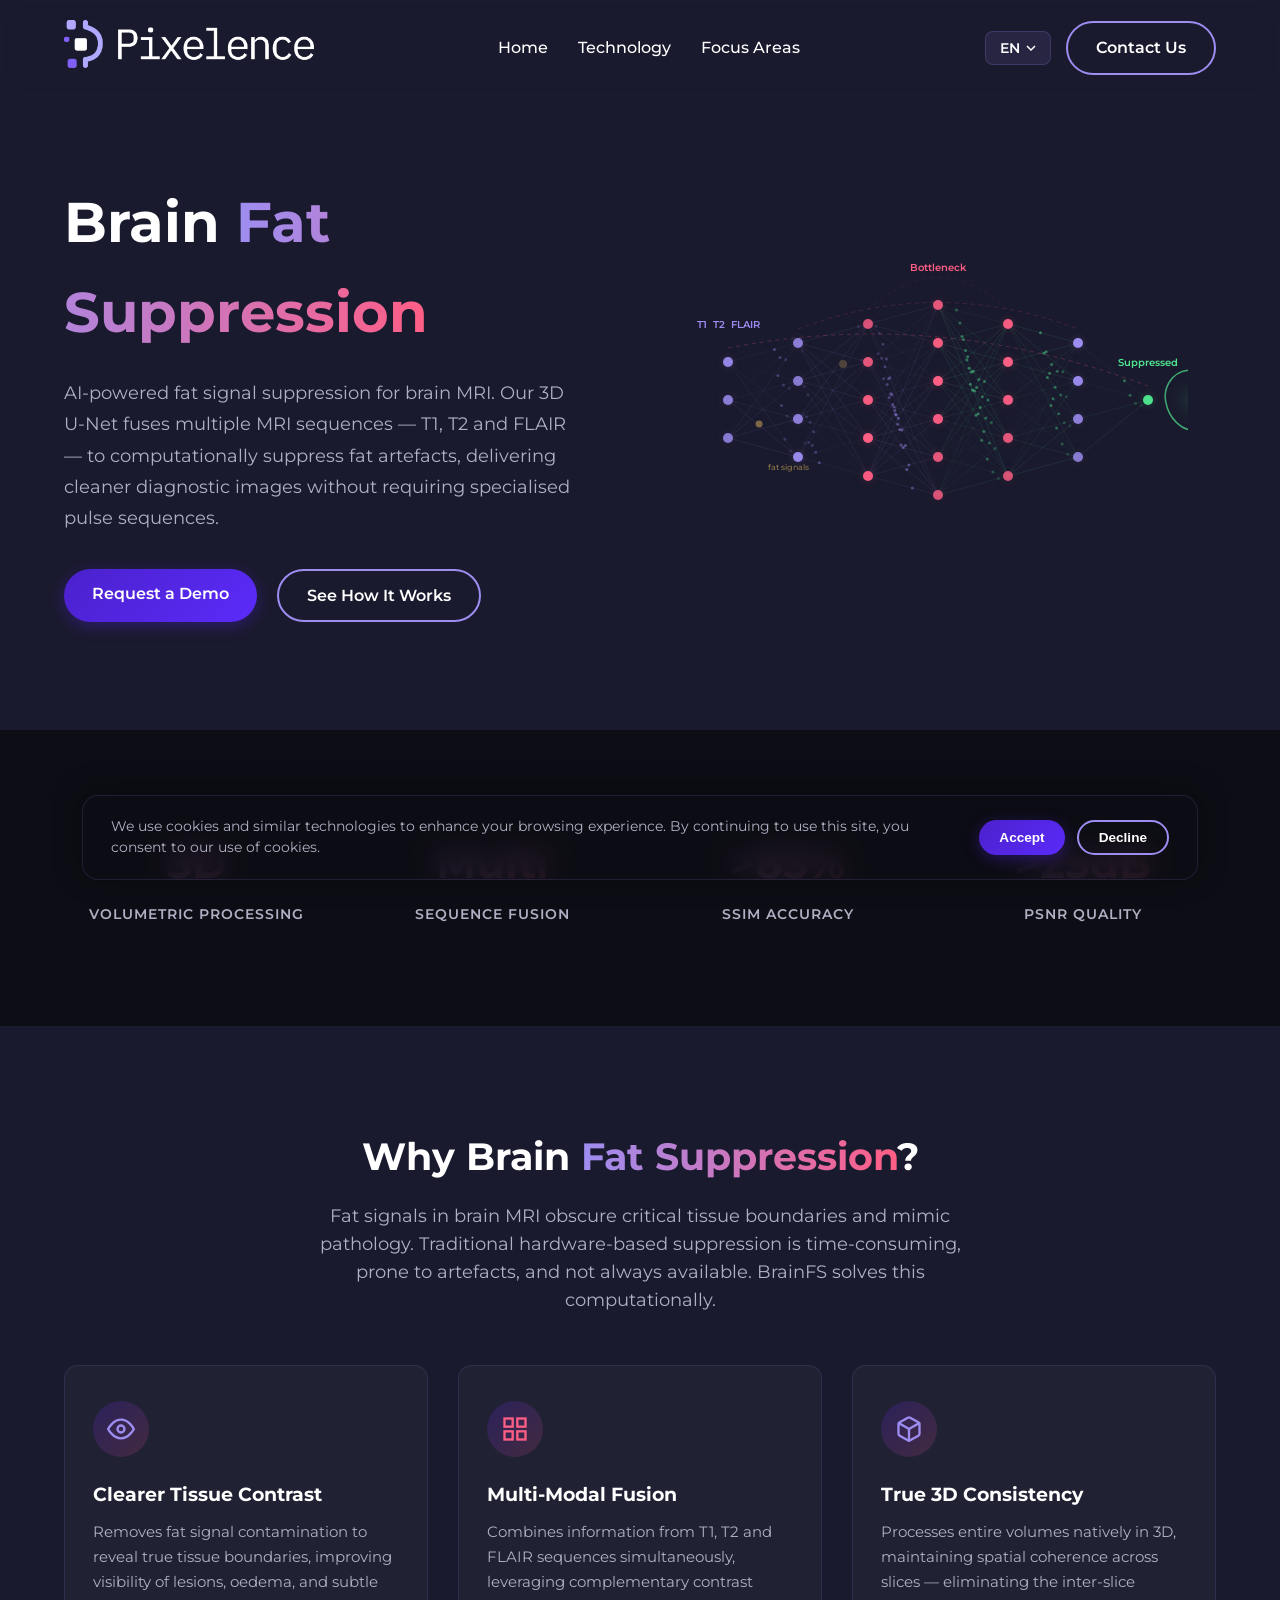
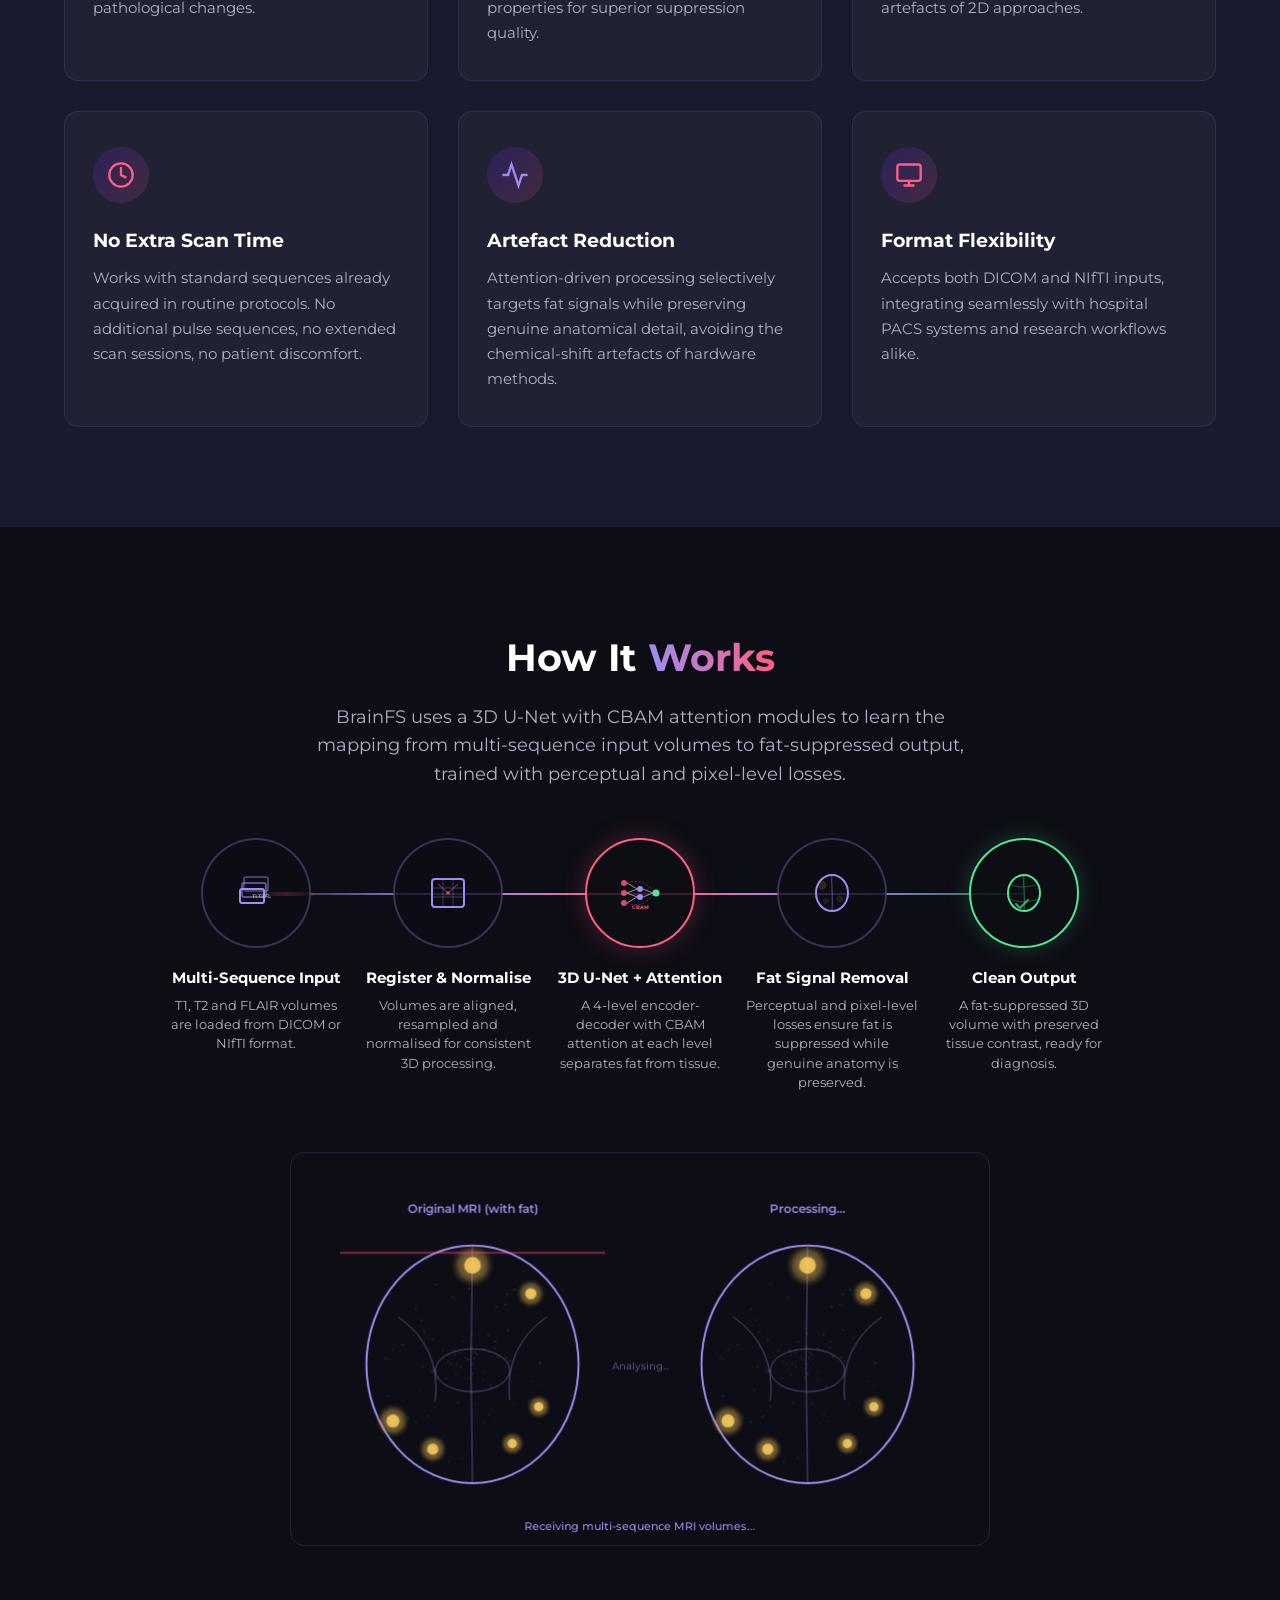
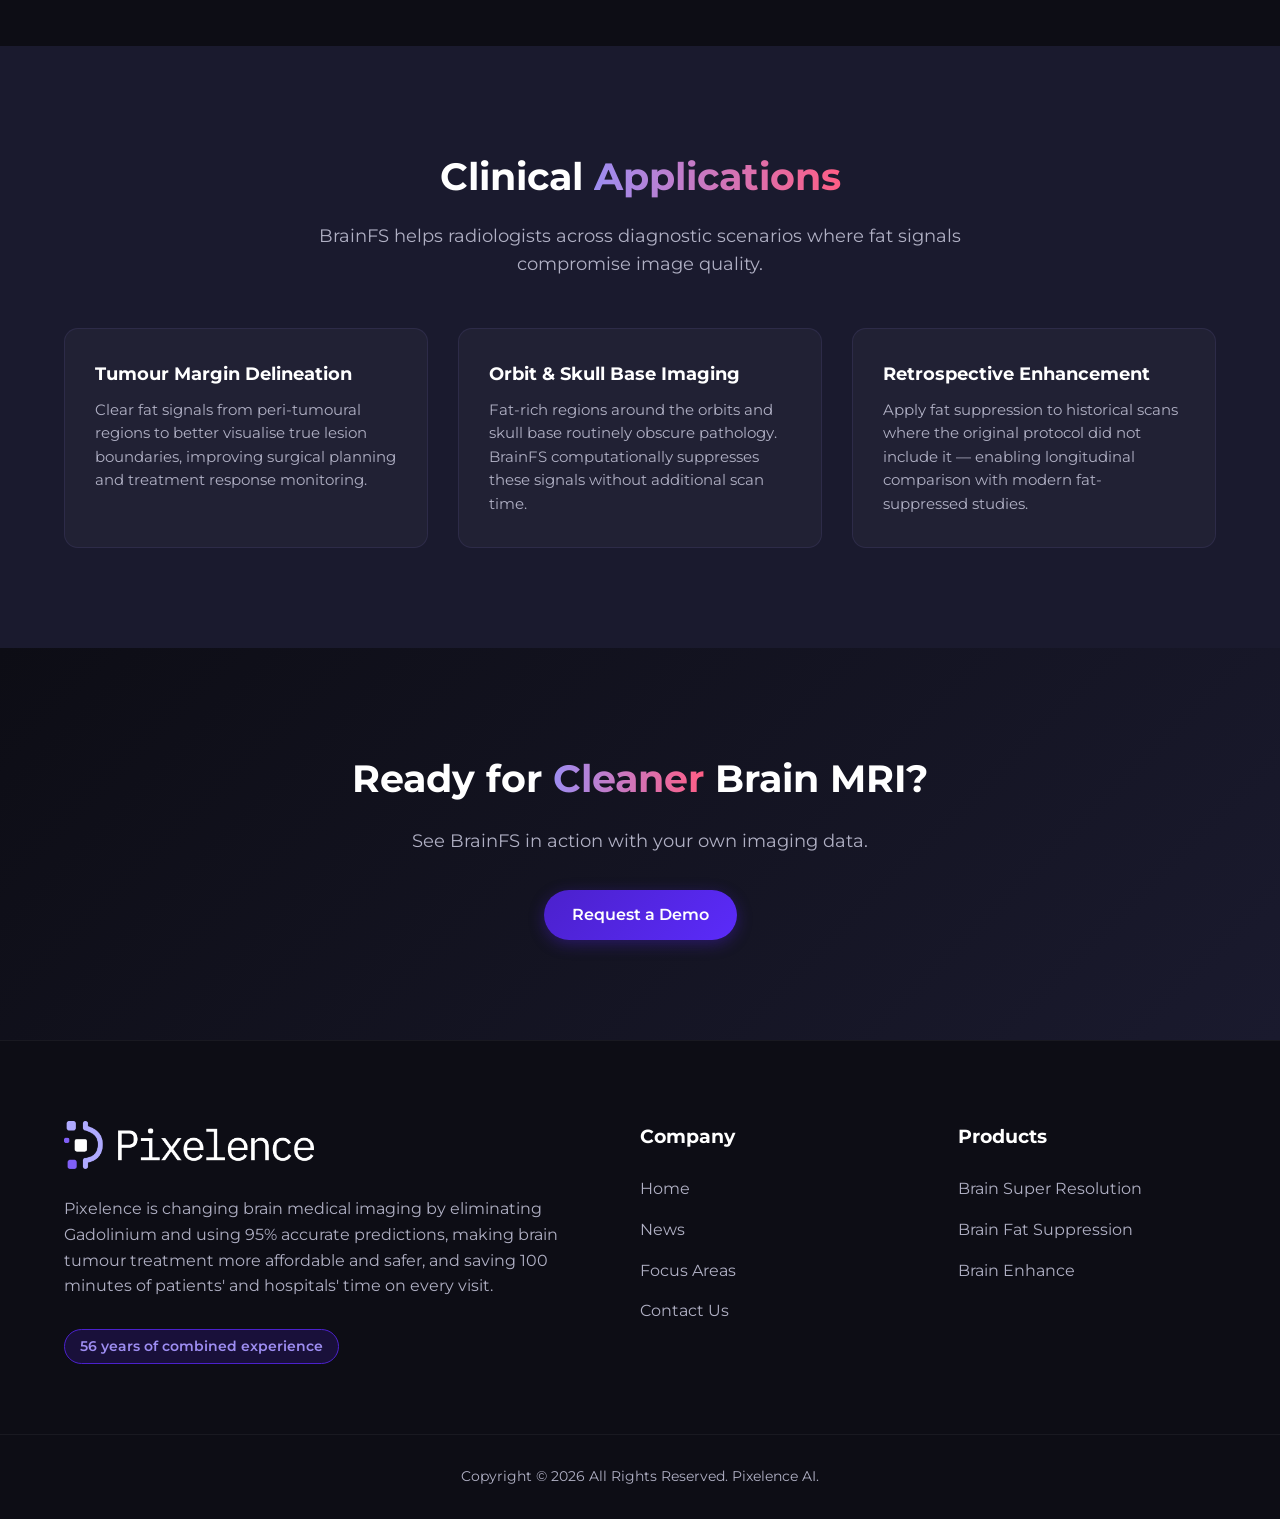
<file: fat-suppression.html>
<!DOCTYPE html>
<html lang="en" data-page="fs">
<head>
    <meta charset="UTF-8">
    <meta name="viewport" content="width=device-width, initial-scale=1.0">
    <title>Brain Fat Suppression | Pixelence</title>
    <link href="https://fonts.googleapis.com/css2?family=Montserrat:wght@300;400;600;700;800&display=swap" rel="stylesheet">
    <link rel="stylesheet" href="styles.css">
    <style>
        /* ── Hero ── */
        .product-hero { padding: 150px 0 80px; }

        .hero-subtitle {
            font-size: 1.15rem;
            color: var(--text-muted);
            line-height: 1.7;
            max-width: 520px;
        }

        /* ── Hero canvas ── */
        .fs-canvas-wrap {
            position: relative;
            width: 100%;
            max-width: 500px;
            aspect-ratio: 1;
            margin: 0 auto;
        }

        .fs-canvas-wrap canvas { width: 100%; height: 100%; display: block; }

        /* ── Section basics ── */
        .section-dark  { padding: 100px 0; background: var(--bg-dark); }
        .section-darker { padding: 100px 0; background: var(--bg-darker); }

        .section-title {
            font-size: 2.4rem;
            margin-bottom: 15px;
        }

        .section-lead {
            color: var(--text-muted);
            font-size: 1.1rem;
            max-width: 680px;
            margin: 0 auto 50px;
        }

        .center { text-align: center; }

        /* ── Benefits cards ── */
        .benefits-row {
            display: grid;
            grid-template-columns: repeat(3, 1fr);
            gap: 30px;
        }

        .b-card {
            background: rgba(255,255,255,0.03);
            border: 1px solid rgba(157,141,241,0.12);
            border-radius: 14px;
            padding: 35px 28px;
            transition: var(--transition);
        }

        .b-card:hover {
            border-color: var(--secondary-color);
            transform: translateY(-6px);
            box-shadow: 0 12px 30px rgba(75,33,204,0.2);
        }

        .b-icon-circle {
            width: 56px; height: 56px;
            border-radius: 50%;
            background: linear-gradient(135deg, rgba(75,33,204,0.25), rgba(255,94,133,0.15));
            display: flex; align-items: center; justify-content: center;
            margin-bottom: 22px;
        }

        .b-card h3 { font-size: 1.2rem; margin-bottom: 10px; }
        .b-card p  { color: var(--text-muted); font-size: 0.95rem; line-height: 1.65; }

        /* ── How-it-works pipeline ── */
        .pipeline-wrap {
            position: relative;
            max-width: 960px;
            margin: 0 auto;
        }

        .pipeline-steps {
            display: grid;
            grid-template-columns: repeat(5, 1fr);
            gap: 0;
            align-items: start;
            position: relative;
        }

        .pipe-step {
            text-align: center;
            position: relative;
            padding: 0 10px;
        }

        .pipe-visual {
            width: 110px; height: 110px;
            margin: 0 auto 18px;
            border-radius: 50%;
            border: 2px solid rgba(157,141,241,0.3);
            display: flex; align-items: center; justify-content: center;
            position: relative;
            z-index: 1;
            overflow: hidden;
            background: rgba(13,13,21,0.8);
        }

        .pipe-step:nth-child(3) .pipe-visual {
            border-color: var(--accent-color);
            box-shadow: 0 0 25px rgba(255,94,133,0.25);
        }

        .pipe-step:last-child .pipe-visual {
            border-color: #50e890;
            box-shadow: 0 0 25px rgba(80,232,144,0.2);
        }

        .pipe-step h4 { font-size: 0.95rem; margin-bottom: 6px; color: var(--text-light); }
        .pipe-step p  { font-size: 0.8rem; color: var(--text-muted); line-height: 1.5; }

        .pipeline-line {
            position: absolute;
            top: 55px;
            left: 10%; right: 10%;
            height: 2px;
            background: linear-gradient(90deg,
                rgba(157,141,241,0.15),
                var(--secondary-color),
                var(--accent-color),
                var(--secondary-color),
                rgba(80,232,144,0.4));
            z-index: 0;
        }

        .pipeline-line::after {
            content: '';
            position: absolute;
            top: -1px; left: 0;
            width: 60px; height: 4px;
            background: linear-gradient(90deg, transparent, var(--accent-color), transparent);
            border-radius: 2px;
            animation: pipeFlow 3s linear infinite;
        }

        @keyframes pipeFlow {
            0%   { left: -60px; }
            100% { left: 100%; }
        }

        .pipe-visual svg { width: 48px; height: 48px; }

        /* ── Fat suppression demo canvas ── */
        .fs-demo-wrap {
            position: relative;
            max-width: 700px;
            margin: 60px auto 0;
            aspect-ratio: 16/9;
        }

        .fs-demo-wrap canvas {
            width: 100%; height: 100%; display: block;
            border-radius: 14px;
            border: 1px solid rgba(157,141,241,0.15);
        }

        /* ── Metrics bar ── */
        .metrics-bar {
            display: grid;
            grid-template-columns: repeat(4, 1fr);
            gap: 30px;
            text-align: center;
        }

        .m-item h3 {
            font-size: 2.6rem;
            background: linear-gradient(90deg, var(--secondary-color), var(--accent-color));
            -webkit-background-clip: text; background-clip: text;
            -webkit-text-fill-color: transparent;
            margin-bottom: 6px;
        }

        .m-item p { color: var(--text-muted); font-size: 0.9rem; text-transform: uppercase; letter-spacing: 1px; font-weight: 600; }

        /* ── Use-cases ── */
        .use-cases-grid {
            display: grid;
            grid-template-columns: repeat(3, 1fr);
            gap: 30px;
        }

        .uc-card {
            background: rgba(255,255,255,0.03);
            border: 1px solid rgba(157,141,241,0.1);
            border-radius: 14px;
            padding: 30px;
            transition: var(--transition);
        }

        .uc-card:hover { border-color: var(--secondary-color); transform: translateY(-5px); }
        .uc-card h3 { font-size: 1.15rem; margin-bottom: 10px; }
        .uc-card p { color: var(--text-muted); font-size: 0.92rem; line-height: 1.6; }

        /* ── CTA ── */
        .cta-section {
            padding: 100px 0;
            text-align: center;
            background: linear-gradient(135deg, var(--bg-darker) 0%, var(--bg-dark) 100%);
        }

        .cta-section h2 { font-size: 2.4rem; margin-bottom: 18px; }
        .cta-section p  { color: var(--text-muted); font-size: 1.1rem; margin-bottom: 35px; }

        /* ── Responsive ── */
        @media (max-width: 992px) {
            .hero-split { grid-template-columns: 1fr; text-align: center; }
            .hero-subtitle { margin: 0 auto; }
            .hero-right { margin-top: 40px; }
            .benefits-row, .use-cases-grid { grid-template-columns: 1fr 1fr; }
            .pipeline-steps { grid-template-columns: 1fr; gap: 30px; }
            .pipeline-line { display: none; }
            .metrics-bar { grid-template-columns: repeat(2, 1fr); }
        }

        @media (max-width: 600px) {
            .benefits-row, .use-cases-grid, .metrics-bar { grid-template-columns: 1fr; }
        }
    </style>
</head>
<body>
    <header id="navbar" class="scrolled">
    <!-- Google tag (gtag.js) -->
    <script async src="https://www.googletagmanager.com/gtag/js?id=G-N317BBB6WX"></script>
    <script>
      window.dataLayer = window.dataLayer || [];
      function gtag(){dataLayer.push(arguments);}
      gtag('js', new Date());

      gtag('config', 'G-N317BBB6WX');
    </script>
        <div class="container nav-content">
            <div class="logo">
                <a href="index.html"><img src="Assets/Logo-White.png" alt="Pixelence" class="brand-logo"></a>
            </div>
            <nav>
                <ul class="nav-links">
                    <li><a href="index.html#home" data-i18n="nav.home">Home</a></li>
                    <li><a href="index.html#technology" data-i18n="nav.technology">Technology</a></li>
                    <li><a href="index.html#focus" data-i18n="nav.focusAreas">Focus Areas</a></li>
                </ul>
            </nav>
            <div class="nav-actions">
                <div class="lang-switcher">
                    <button class="lang-btn" aria-label="Select language">
                        <span id="current-lang-flag">EN</span>
                        <svg width="10" height="6" viewBox="0 0 10 6"><polyline points="1 1 5 5 9 1" fill="none" stroke="currentColor" stroke-width="1.5"/></svg>
                    </button>
                    <div class="lang-dropdown">
                        <button class="lang-option active" data-lang="en">EN English</button>
                        <button class="lang-option" data-lang="ko">KO 한국어</button>
                        <button class="lang-option" data-lang="ja">JA 日本語</button>
                        <button class="lang-option" data-lang="de">DE Deutsch</button>
                        <button class="lang-option" data-lang="fr">FR Français</button>
                    </div>
                </div>
                <a href="contact.html" class="btn btn-outline" data-i18n="nav.contact">Contact Us</a>
            </div>
            <div class="mobile-menu-btn">
                <span></span>
                <span></span>
                <span></span>
            </div>
        </div>
    </header>

    <main>
        <!-- ════════════ HERO ════════════ -->
        <section class="product-hero">
            <div class="container hero-split">
                <div class="hero-left">
                    <h1>Brain <span class="highlight" data-i18n="fs.heroHighlight">Fat Suppression</span></h1>
                    <p class="hero-subtitle" data-i18n="fs.heroDesc">AI-powered fat signal suppression for brain MRI. Our 3D U-Net fuses multiple MRI sequences &mdash; T1, T2 and FLAIR &mdash; to computationally suppress fat artefacts, delivering cleaner diagnostic images without requiring specialised pulse sequences.</p>
                    <div class="hero-buttons" style="margin-top:35px;">
                        <a href="contact.html" class="btn btn-primary" data-i18n="fs.btnDemo">Request a Demo</a>
                        <a href="#how-it-works" class="btn btn-outline" data-i18n="fs.btnHow">See How It Works</a>
                    </div>
                </div>
                <div class="hero-right">
                    <div class="fs-canvas-wrap">
                        <canvas id="heroFSCanvas"></canvas>
                    </div>
                </div>
            </div>
        </section>

        <!-- ════════════ METRICS ════════════ -->
        <section class="section-darker">
            <div class="container">
                <div class="metrics-bar reveal">
                    <div class="m-item">
                        <h3>3D</h3>
                        <p data-i18n="fs.metric1Label">Volumetric Processing</p>
                    </div>
                    <div class="m-item">
                        <h3>Multi</h3>
                        <p data-i18n="fs.metric2Label">Sequence Fusion</p>
                    </div>
                    <div class="m-item">
                        <h3>&gt;85%</h3>
                        <p data-i18n="fs.metric3Label">SSIM Accuracy</p>
                    </div>
                    <div class="m-item">
                        <h3>&gt;25dB</h3>
                        <p data-i18n="fs.metric4Label">PSNR Quality</p>
                    </div>
                </div>
            </div>
        </section>

        <!-- ════════════ BENEFITS ════════════ -->
        <section class="section-dark">
            <div class="container">
                <div class="center">
                    <h2 class="section-title">Why Brain <span class="highlight" data-i18n="fs.benefitsHighlight">Fat Suppression</span>?</h2>
                    <p class="section-lead" data-i18n="fs.benefitsDesc">Fat signals in brain MRI obscure critical tissue boundaries and mimic pathology. Traditional hardware-based suppression is time-consuming, prone to artefacts, and not always available. BrainFS solves this computationally.</p>
                </div>

                <div class="benefits-row reveal">
                    <div class="b-card">
                        <div class="b-icon-circle">
                            <svg viewBox="0 0 24 24" fill="none" stroke="var(--secondary-color)" stroke-width="2" stroke-linecap="round" width="28" height="28"><path d="M1 12s4-8 11-8 11 8 11 8-4 8-11 8-11-8-11-8z"/><circle cx="12" cy="12" r="3"/></svg>
                        </div>
                        <h3 data-i18n="fs.ben1Title">Clearer Tissue Contrast</h3>
                        <p data-i18n="fs.ben1Desc">Removes fat signal contamination to reveal true tissue boundaries, improving visibility of lesions, oedema, and subtle pathological changes.</p>
                    </div>
                    <div class="b-card">
                        <div class="b-icon-circle">
                            <svg viewBox="0 0 24 24" fill="none" stroke="var(--accent-color)" stroke-width="2" stroke-linecap="round" width="28" height="28"><rect x="3" y="3" width="7" height="7"/><rect x="14" y="3" width="7" height="7"/><rect x="14" y="14" width="7" height="7"/><rect x="3" y="14" width="7" height="7"/></svg>
                        </div>
                        <h3 data-i18n="fs.ben2Title">Multi-Modal Fusion</h3>
                        <p data-i18n="fs.ben2Desc">Combines information from T1, T2 and FLAIR sequences simultaneously, leveraging complementary contrast properties for superior suppression quality.</p>
                    </div>
                    <div class="b-card">
                        <div class="b-icon-circle">
                            <svg viewBox="0 0 24 24" fill="none" stroke="var(--secondary-color)" stroke-width="2" stroke-linecap="round" width="28" height="28"><path d="M21 16V8a2 2 0 0 0-1-1.73l-7-4a2 2 0 0 0-2 0l-7 4A2 2 0 0 0 3 8v8a2 2 0 0 0 1 1.73l7 4a2 2 0 0 0 2 0l7-4A2 2 0 0 0 21 16z"/><polyline points="3.27 6.96 12 12.01 20.73 6.96"/><line x1="12" y1="22.08" x2="12" y2="12"/></svg>
                        </div>
                        <h3 data-i18n="fs.ben3Title">True 3D Consistency</h3>
                        <p data-i18n="fs.ben3Desc">Processes entire volumes natively in 3D, maintaining spatial coherence across slices &mdash; eliminating the inter-slice artefacts of 2D approaches.</p>
                    </div>
                    <div class="b-card">
                        <div class="b-icon-circle">
                            <svg viewBox="0 0 24 24" fill="none" stroke="var(--accent-color)" stroke-width="2" stroke-linecap="round" width="28" height="28"><circle cx="12" cy="12" r="10"/><polyline points="12 6 12 12 16 14"/></svg>
                        </div>
                        <h3 data-i18n="fs.ben4Title">No Extra Scan Time</h3>
                        <p data-i18n="fs.ben4Desc">Works with standard sequences already acquired in routine protocols. No additional pulse sequences, no extended scan sessions, no patient discomfort.</p>
                    </div>
                    <div class="b-card">
                        <div class="b-icon-circle">
                            <svg viewBox="0 0 24 24" fill="none" stroke="var(--secondary-color)" stroke-width="2" stroke-linecap="round" width="28" height="28"><polyline points="22 12 18 12 15 21 9 3 6 12 2 12"/></svg>
                        </div>
                        <h3 data-i18n="fs.ben5Title">Artefact Reduction</h3>
                        <p data-i18n="fs.ben5Desc">Attention-driven processing selectively targets fat signals while preserving genuine anatomical detail, avoiding the chemical-shift artefacts of hardware methods.</p>
                    </div>
                    <div class="b-card">
                        <div class="b-icon-circle">
                            <svg viewBox="0 0 24 24" fill="none" stroke="var(--accent-color)" stroke-width="2" stroke-linecap="round" width="28" height="28"><rect x="2" y="3" width="20" height="14" rx="2" ry="2"/><line x1="8" y1="21" x2="16" y2="21"/><line x1="12" y1="17" x2="12" y2="21"/></svg>
                        </div>
                        <h3 data-i18n="fs.ben6Title">Format Flexibility</h3>
                        <p data-i18n="fs.ben6Desc">Accepts both DICOM and NIfTI inputs, integrating seamlessly with hospital PACS systems and research workflows alike.</p>
                    </div>
                </div>
            </div>
        </section>

        <!-- ════════════ HOW IT WORKS ════════════ -->
        <section id="how-it-works" class="section-darker">
            <div class="container">
                <div class="center">
                    <h2 class="section-title">How It <span class="highlight" data-i18n="fs.howHighlight">Works</span></h2>
                    <p class="section-lead" data-i18n="fs.howDesc">BrainFS uses a 3D U-Net with CBAM attention modules to learn the mapping from multi-sequence input volumes to fat-suppressed output, trained with perceptual and pixel-level losses.</p>
                </div>

                <div class="pipeline-wrap reveal">
                    <div class="pipeline-line"></div>
                    <div class="pipeline-steps">
                        <!-- Step 1 -->
                        <div class="pipe-step">
                            <div class="pipe-visual">
                                <svg viewBox="0 0 48 48" fill="none">
                                    <rect x="12" y="8" width="24" height="14" rx="2" stroke="var(--secondary-color)" stroke-width="1.5" opacity="0.5"/>
                                    <rect x="10" y="14" width="24" height="14" rx="2" stroke="var(--secondary-color)" stroke-width="1.5" opacity="0.7"/>
                                    <rect x="8" y="20" width="24" height="14" rx="2" stroke="var(--secondary-color)" stroke-width="2"/>
                                    <text x="20" y="29" fill="var(--text-muted)" font-size="5" font-family="Montserrat" font-weight="600">T1 T2 FL</text>
                                </svg>
                            </div>
                            <h4 data-i18n="fs.step1Title">Multi-Sequence Input</h4>
                            <p data-i18n="fs.step1Desc">T1, T2 and FLAIR volumes are loaded from DICOM or NIfTI format.</p>
                        </div>

                        <!-- Step 2 -->
                        <div class="pipe-step">
                            <div class="pipe-visual">
                                <svg viewBox="0 0 48 48" fill="none">
                                    <rect x="8" y="10" width="32" height="28" rx="3" stroke="var(--secondary-color)" stroke-width="2"/>
                                    <line x1="8" y1="19" x2="40" y2="19" stroke="var(--secondary-color)" stroke-width="0.8" opacity="0.4"/>
                                    <line x1="8" y1="28" x2="40" y2="28" stroke="var(--secondary-color)" stroke-width="0.8" opacity="0.4"/>
                                    <line x1="19" y1="10" x2="19" y2="38" stroke="var(--secondary-color)" stroke-width="0.8" opacity="0.4"/>
                                    <line x1="29" y1="10" x2="29" y2="38" stroke="var(--secondary-color)" stroke-width="0.8" opacity="0.4"/>
                                    <path d="M14 15 L24 24" stroke="var(--accent-color)" stroke-width="1" opacity="0.6"/>
                                    <path d="M34 15 L24 24" stroke="var(--accent-color)" stroke-width="1" opacity="0.6"/>
                                    <circle cx="24" cy="24" r="2" fill="var(--accent-color)" opacity="0.6"/>
                                </svg>
                            </div>
                            <h4 data-i18n="fs.step2Title">Register &amp; Normalise</h4>
                            <p data-i18n="fs.step2Desc">Volumes are aligned, resampled and normalised for consistent 3D processing.</p>
                        </div>

                        <!-- Step 3 – 3D U-Net -->
                        <div class="pipe-step">
                            <div class="pipe-visual">
                                <svg viewBox="0 0 48 48" fill="none">
                                    <circle cx="8" cy="14" r="3" fill="var(--accent-color)" opacity="0.8"/>
                                    <circle cx="8" cy="24" r="3" fill="var(--accent-color)" opacity="0.8"/>
                                    <circle cx="8" cy="34" r="3" fill="var(--accent-color)" opacity="0.8"/>
                                    <circle cx="24" cy="20" r="3" fill="var(--secondary-color)"/>
                                    <circle cx="24" cy="28" r="3" fill="var(--secondary-color)"/>
                                    <circle cx="40" cy="24" r="3.5" fill="#50e890"/>
                                    <line x1="11" y1="14" x2="21" y2="20" stroke="var(--text-muted)" stroke-width="0.8"/>
                                    <line x1="11" y1="24" x2="21" y2="20" stroke="var(--text-muted)" stroke-width="0.8"/>
                                    <line x1="11" y1="24" x2="21" y2="28" stroke="var(--text-muted)" stroke-width="0.8"/>
                                    <line x1="11" y1="34" x2="21" y2="28" stroke="var(--text-muted)" stroke-width="0.8"/>
                                    <line x1="27" y1="20" x2="37" y2="24" stroke="var(--text-muted)" stroke-width="0.8"/>
                                    <line x1="27" y1="28" x2="37" y2="24" stroke="var(--text-muted)" stroke-width="0.8"/>
                                    <path d="M11 14 Q26 8 37 22" stroke="var(--accent-color)" stroke-width="0.8" fill="none" stroke-dasharray="2 2" opacity="0.5"/>
                                    <path d="M11 34 Q26 40 37 26" stroke="var(--accent-color)" stroke-width="0.8" fill="none" stroke-dasharray="2 2" opacity="0.5"/>
                                    <text x="24" y="40" text-anchor="middle" fill="var(--accent-color)" font-size="5" font-family="Montserrat" font-weight="700">CBAM</text>
                                </svg>
                            </div>
                            <h4 data-i18n="fs.step3Title">3D U-Net + Attention</h4>
                            <p data-i18n="fs.step3Desc">A 4-level encoder-decoder with CBAM attention at each level separates fat from tissue.</p>
                        </div>

                        <!-- Step 4 -->
                        <div class="pipe-step">
                            <div class="pipe-visual">
                                <svg viewBox="0 0 48 48" fill="none">
                                    <ellipse cx="24" cy="24" rx="16" ry="18" stroke="var(--secondary-color)" stroke-width="2" fill="none"/>
                                    <path d="M24 6c-1 8 1 16 0 36" stroke="var(--secondary-color)" stroke-width="1" opacity="0.5"/>
                                    <circle cx="14" cy="16" r="4" fill="rgba(255,200,50,0.3)" stroke="rgba(255,200,50,0.5)" stroke-width="0.8" stroke-dasharray="2 1">
                                        <animate attributeName="opacity" values="0.5;0.1;0.5" dur="2.5s" repeatCount="indefinite"/>
                                    </circle>
                                    <circle cx="32" cy="30" r="3" fill="rgba(255,200,50,0.3)" stroke="rgba(255,200,50,0.5)" stroke-width="0.8" stroke-dasharray="2 1">
                                        <animate attributeName="opacity" values="0.4;0.05;0.4" dur="2s" repeatCount="indefinite"/>
                                    </circle>
                                    <circle cx="18" cy="32" r="2.5" fill="rgba(255,200,50,0.25)" stroke="rgba(255,200,50,0.4)" stroke-width="0.8" stroke-dasharray="2 1">
                                        <animate attributeName="opacity" values="0.5;0.08;0.5" dur="3s" repeatCount="indefinite"/>
                                    </circle>
                                </svg>
                            </div>
                            <h4 data-i18n="fs.step4Title">Fat Signal Removal</h4>
                            <p data-i18n="fs.step4Desc">Perceptual and pixel-level losses ensure fat is suppressed while genuine anatomy is preserved.</p>
                        </div>

                        <!-- Step 5 -->
                        <div class="pipe-step">
                            <div class="pipe-visual">
                                <svg viewBox="0 0 48 48" fill="none">
                                    <ellipse cx="24" cy="24" rx="16" ry="18" stroke="#50e890" stroke-width="2" fill="none"/>
                                    <path d="M24 6c-1 8 1 16 0 36" stroke="#50e890" stroke-width="1" opacity="0.5"/>
                                    <path d="M12 16c5 2 10 3 24 0" stroke="#50e890" stroke-width="0.8" opacity="0.4"/>
                                    <path d="M10 30c6 3 18 4 28 0" stroke="#50e890" stroke-width="0.8" opacity="0.4"/>
                                    <path d="M16 35l4 4 8-8" stroke="#50e890" stroke-width="2" stroke-linecap="round" stroke-linejoin="round" opacity="0.7"/>
                                </svg>
                            </div>
                            <h4 data-i18n="fs.step5Title">Clean Output</h4>
                            <p data-i18n="fs.step5Desc">A fat-suppressed 3D volume with preserved tissue contrast, ready for diagnosis.</p>
                        </div>
                    </div>
                </div>

                <!-- Animated fat suppression demo -->
                <div class="fs-demo-wrap reveal">
                    <canvas id="fsDemoCanvas"></canvas>
                </div>
            </div>
        </section>

        <!-- ════════════ CLINICAL USE CASES ════════════ -->
        <section class="section-dark">
            <div class="container">
                <div class="center">
                    <h2 class="section-title">Clinical <span class="highlight" data-i18n="fs.useCasesHighlight">Applications</span></h2>
                    <p class="section-lead" data-i18n="fs.useCasesDesc">BrainFS helps radiologists across diagnostic scenarios where fat signals compromise image quality.</p>
                </div>

                <div class="use-cases-grid reveal">
                    <div class="uc-card">
                        <h3 data-i18n="fs.uc1Title">Tumour Margin Delineation</h3>
                        <p data-i18n="fs.uc1Desc">Clear fat signals from peri-tumoural regions to better visualise true lesion boundaries, improving surgical planning and treatment response monitoring.</p>
                    </div>
                    <div class="uc-card">
                        <h3 data-i18n="fs.uc2Title">Orbit &amp; Skull Base Imaging</h3>
                        <p data-i18n="fs.uc2Desc">Fat-rich regions around the orbits and skull base routinely obscure pathology. BrainFS computationally suppresses these signals without additional scan time.</p>
                    </div>
                    <div class="uc-card">
                        <h3 data-i18n="fs.uc3Title">Retrospective Enhancement</h3>
                        <p data-i18n="fs.uc3Desc">Apply fat suppression to historical scans where the original protocol did not include it &mdash; enabling longitudinal comparison with modern fat-suppressed studies.</p>
                    </div>
                </div>
            </div>
        </section>

        <!-- ════════════ CTA ════════════ -->
        <section class="cta-section">
            <div class="container">
                <h2>Ready for <span class="highlight" data-i18n="fs.ctaHighlight">Cleaner</span> Brain MRI?</h2>
                <p data-i18n="fs.ctaDesc">See BrainFS in action with your own imaging data.</p>
                <a href="contact.html" class="btn btn-primary" data-i18n="fs.ctaBtn">Request a Demo</a>
            </div>
        </section>
    </main>

    <footer>
        <div class="container footer-content">
            <div class="footer-brand">
                <div class="logo">
                    <a href="index.html">
                        <img src="Assets/Logo-White.png" alt="Pixelence" class="brand-logo">
                    </a>
                </div>
                <p data-i18n="footer.description">Pixelence is changing brain medical imaging by eliminating Gadolinium and using 95% accurate predictions, making brain tumour treatment more affordable and safer, and saving 100 minutes of patients' and hospitals' time on every visit.</p>
                <p class="experience-badge" data-i18n="footer.experience">56 years of combined experience</p>
            </div>
            <div class="footer-links">
                <h4 data-i18n="footer.company">Company</h4>
                <ul>
                    <li><a href="index.html#home" data-i18n="footer.home">Home</a></li>
                    <li><a href="news.html" data-i18n="footer.news">News</a></li>
                    <li><a href="index.html#focus" data-i18n="footer.focusAreas">Focus Areas</a></li>
                    <li><a href="contact.html" data-i18n="footer.contactUs">Contact Us</a></li>
                </ul>
            </div>
            <div class="footer-links">
                <h4 data-i18n="footer.products">Products</h4>
                <ul>
                    <li><a href="super-resolution.html" data-i18n="footer.brainSuperRes">Brain Super Resolution</a></li>
                    <li><a href="fat-suppression.html" data-i18n="footer.brainFatSup">Brain Fat Suppression</a></li>
                    <li><a href="enhance.html" data-i18n="footer.brainEnhance">Brain Enhance</a></li>
                </ul>
            </div>
        </div>
        <div class="footer-bottom">
            <p data-i18n="footer.copyright">Copyright &copy; 2026 All Rights Reserved. Pixelence AI.</p>
        </div>
    </footer>

    <!-- Cookie Consent Banner -->
    <div id="cookie-consent" class="cookie-banner" style="display: none;">
        <div class="cookie-content">
            <p data-i18n="cookie.message">We use cookies and similar technologies to enhance your browsing experience. By continuing to use this site, you consent to our use of cookies.</p>
            <div class="cookie-actions">
                <button id="cookie-accept" class="btn btn-primary" data-i18n="cookie.accept">Accept</button>
                <button id="cookie-decline" class="btn btn-outline" data-i18n="cookie.decline">Decline</button>
            </div>
        </div>
    </div>

    <script src="translations.js"></script>
    <script src="script.js"></script>
    <script>
    /* ──────────────────────────────────────────────
       HERO – Animated 3D U-Net Fat Suppression Network
       Shows multi-modal input → attention → clean output
       ────────────────────────────────────────────── */
    (function () {
        const c = document.getElementById('heroFSCanvas');
        if (!c) return;
        const ctx = c.getContext('2d');
        let W, H;

        function resize() {
            const r = window.devicePixelRatio || 1;
            const rect = c.parentElement.getBoundingClientRect();
            W = rect.width; H = rect.height;
            c.width = W * r; c.height = H * r;
            ctx.setTransform(r, 0, 0, r, 0, 0);
        }
        resize();
        window.addEventListener('resize', resize);

        const primary = '#9D8DF1';
        const accent = '#FF5E85';
        const green = '#50e890';
        let t = 0;

        // U-Net: encoder(3→4→5), bottleneck(6), decoder(5→4→1)
        const layers = [3, 4, 5, 6, 5, 4, 1];
        const layerLabels = ['T1  T2  FLAIR', '', '', 'Bottleneck', '', '', 'Suppressed'];
        const layerColors = [primary, primary, accent, accent, accent, primary, green];

        function nodePositions() {
            const positions = [];
            for (let l = 0; l < layers.length; l++) {
                const x = (W * 0.08) + (l / (layers.length - 1)) * (W * 0.84);
                const nodes = layers[l];
                const layerNodes = [];
                for (let n = 0; n < nodes; n++) {
                    const y = H / 2 + (n - (nodes - 1) / 2) * 38;
                    layerNodes.push({ x, y });
                }
                positions.push(layerNodes);
            }
            return positions;
        }

        function draw() {
            t += 0.012;
            ctx.clearRect(0, 0, W, H);
            const pos = nodePositions();

            // Connections
            for (let l = 0; l < pos.length - 1; l++) {
                for (let i = 0; i < pos[l].length; i++) {
                    for (let j = 0; j < pos[l + 1].length; j++) {
                        const a = pos[l][i], b = pos[l + 1][j];
                        const phase = (t * 2 + l * 0.4 + i * 0.15 + j * 0.1) % 1;
                        const alpha = 0.04 + 0.09 * Math.sin(phase * Math.PI);
                        const isDecoder = l >= 3;
                        ctx.strokeStyle = isDecoder
                            ? `rgba(80,232,144,${alpha})`
                            : `rgba(157,141,241,${alpha})`;
                        ctx.lineWidth = 0.8;
                        ctx.beginPath();
                        ctx.moveTo(a.x, a.y);
                        ctx.lineTo(b.x, b.y);
                        ctx.stroke();

                        const dp = (t * 0.7 + l * 0.2 + i * 0.08 + j * 0.05) % 1;
                        const dx = a.x + (b.x - a.x) * dp;
                        const dy = a.y + (b.y - a.y) * dp;
                        const dotAlpha = Math.sin(dp * Math.PI) * 0.45;
                        ctx.fillStyle = isDecoder
                            ? `rgba(80,232,144,${dotAlpha})`
                            : `rgba(157,141,241,${dotAlpha})`;
                        ctx.beginPath();
                        ctx.arc(dx, dy, 1.5, 0, Math.PI * 2);
                        ctx.fill();
                    }
                }
            }

            // Skip connections
            const skipPairs = [[0, 6], [1, 5], [2, 4]];
            for (const [enc, dec] of skipPairs) {
                const sa = pos[enc][0], sb = pos[dec][0];
                const skipAlpha = 0.15 + Math.sin(t * 2 + enc) * 0.1;
                ctx.strokeStyle = `rgba(255,94,133,${skipAlpha})`;
                ctx.lineWidth = 1;
                ctx.setLineDash([4, 4]);
                ctx.beginPath();
                ctx.moveTo(sa.x, sa.y - 14);
                ctx.quadraticCurveTo((sa.x + sb.x) / 2, sa.y - 55 - enc * 12, sb.x, sb.y - 14);
                ctx.stroke();
                ctx.setLineDash([]);
            }

            // Nodes
            for (let l = 0; l < pos.length; l++) {
                for (let n = 0; n < pos[l].length; n++) {
                    const { x, y } = pos[l][n];
                    const pulse = Math.sin(t * 3 + l + n) * 0.3 + 0.7;
                    const col = layerColors[l];

                    const grad = ctx.createRadialGradient(x, y, 0, x, y, 14);
                    grad.addColorStop(0, col);
                    grad.addColorStop(1, 'transparent');
                    ctx.globalAlpha = pulse * 0.2;
                    ctx.fillStyle = grad;
                    ctx.beginPath();
                    ctx.arc(x, y, 14, 0, Math.PI * 2);
                    ctx.fill();
                    ctx.globalAlpha = 1;

                    ctx.fillStyle = col;
                    ctx.globalAlpha = 0.7 + pulse * 0.3;
                    ctx.beginPath();
                    ctx.arc(x, y, 5, 0, Math.PI * 2);
                    ctx.fill();
                    ctx.globalAlpha = 1;
                }
            }

            // Labels
            ctx.font = '600 10px Montserrat, sans-serif';
            ctx.textAlign = 'center';
            for (let l = 0; l < pos.length; l++) {
                if (!layerLabels[l]) continue;
                const x = pos[l][0].x;
                const topY = pos[l][0].y - 34;
                ctx.fillStyle = layerColors[l];
                ctx.fillText(layerLabels[l], x, topY);
            }

            // Fat particles being filtered
            for (let p = 0; p < 5; p++) {
                const pp = (t * 0.5 + p * 0.2) % 1;
                if (pp > 0.5) continue;
                const px = W * 0.08 + pp * W * 0.84;
                const py = H / 2 + Math.sin(pp * Math.PI * 4 + p * 2) * 40;
                const fadeOut = 1 - pp * 2;
                ctx.fillStyle = `rgba(255,208,96,${fadeOut * 0.5})`;
                ctx.beginPath();
                ctx.arc(px, py, 3 + Math.sin(t * 4 + p) * 1, 0, Math.PI * 2);
                ctx.fill();
            }

            ctx.font = '500 8px Montserrat, sans-serif';
            ctx.fillStyle = 'rgba(255,208,96,0.5)';
            ctx.fillText('fat signals', W * 0.2, H / 2 + 70);

            // Output mini brain
            const outNode = pos[pos.length - 1][0];
            drawCleanBrain(outNode.x + 45, outNode.y, 30, t);

            requestAnimationFrame(draw);
        }

        function drawCleanBrain(cx, cy, r, time) {
            ctx.save();
            ctx.translate(cx, cy);
            ctx.strokeStyle = green;
            ctx.lineWidth = 1.5;
            ctx.globalAlpha = 0.5 + Math.sin(time * 2) * 0.2;

            ctx.beginPath();
            ctx.moveTo(0, -r);
            ctx.bezierCurveTo(-r * 0.8, -r, -r, -r * 0.3, -r * 0.9, r * 0.1);
            ctx.bezierCurveTo(-r * 0.8, r * 0.6, -r * 0.4, r, 0, r);
            ctx.bezierCurveTo(r * 0.4, r, r * 0.8, r * 0.6, r * 0.9, r * 0.1);
            ctx.bezierCurveTo(r, -r * 0.3, r * 0.8, -r, 0, -r);
            ctx.stroke();

            ctx.beginPath();
            ctx.moveTo(0, -r);
            ctx.quadraticCurveTo(-r * 0.05, 0, 0, r);
            ctx.stroke();

            const glow = ctx.createRadialGradient(0, 0, 0, 0, 0, r);
            glow.addColorStop(0, `rgba(80,232,144,${0.15 + Math.sin(time * 2) * 0.05})`);
            glow.addColorStop(1, 'transparent');
            ctx.fillStyle = glow;
            ctx.beginPath();
            ctx.arc(0, 0, r, 0, Math.PI * 2);
            ctx.fill();

            ctx.globalAlpha = 1;
            ctx.restore();
        }

        draw();
    })();

    /* ──────────────────────────────────────────────
       FS DEMO – Animated fat suppression comparison
       Shows brain with fat → processing → clean brain
       ────────────────────────────────────────────── */
    (function () {
        const c = document.getElementById('fsDemoCanvas');
        if (!c) return;
        const ctx = c.getContext('2d');
        let W, H;

        function resize() {
            const r = window.devicePixelRatio || 1;
            const rect = c.parentElement.getBoundingClientRect();
            W = rect.width; H = rect.height || rect.width * 0.5625;
            c.width = W * r; c.height = H * r;
            ctx.setTransform(r, 0, 0, r, 0, 0);
        }
        resize();
        window.addEventListener('resize', resize);

        const primary = '#9D8DF1';
        const accent = '#FF5E85';
        const green = '#50e890';
        let t = 0;

        const brainData = [];
        for (let i = 0; i < 256; i++) brainData.push(Math.random());

        const fatDeposits = [
            { x: 0.25, y: 0.2, r: 0.08 },
            { x: 0.72, y: 0.25, r: 0.06 },
            { x: 0.2, y: 0.7, r: 0.07 },
            { x: 0.75, y: 0.65, r: 0.05 },
            { x: 0.5, y: 0.15, r: 0.09 },
            { x: 0.35, y: 0.8, r: 0.06 },
            { x: 0.65, y: 0.78, r: 0.05 },
        ];

        function drawBrainPanel(ox, oy, pw, ph, colour, showFat, fatOpacity, label) {
            const cx = ox + pw / 2;
            const cy = oy + ph / 2;
            const rx = pw * 0.4;
            const ry = ph * 0.42;

            ctx.strokeStyle = colour;
            ctx.lineWidth = 2;
            ctx.beginPath();
            ctx.ellipse(cx, cy, rx, ry, 0, 0, Math.PI * 2);
            ctx.stroke();

            ctx.lineWidth = 1;
            ctx.globalAlpha = 0.5;
            ctx.beginPath();
            ctx.moveTo(cx, cy - ry);
            ctx.quadraticCurveTo(cx - 3, cy, cx, cy + ry);
            ctx.stroke();

            ctx.beginPath();
            ctx.moveTo(cx - rx * 0.7, cy - ry * 0.4);
            ctx.quadraticCurveTo(cx - rx * 0.3, cy - ry * 0.15, cx - rx * 0.35, cy + ry * 0.3);
            ctx.stroke();

            ctx.beginPath();
            ctx.moveTo(cx + rx * 0.7, cy - ry * 0.4);
            ctx.quadraticCurveTo(cx + rx * 0.3, cy - ry * 0.15, cx + rx * 0.35, cy + ry * 0.3);
            ctx.stroke();

            ctx.beginPath();
            ctx.ellipse(cx, cy + ry * 0.05, rx * 0.35, ry * 0.18, 0, 0, Math.PI * 2);
            ctx.stroke();

            ctx.globalAlpha = 1;

            for (let i = 0; i < 80; i++) {
                const angle = brainData[i] * Math.PI * 2;
                const dist = brainData[(i + 80) % 256] * 0.85;
                const tx = cx + Math.cos(angle) * rx * dist;
                const ty = cy + Math.sin(angle) * ry * dist;
                ctx.fillStyle = `rgba(${colour === green ? '80,232,144' : '157,141,241'},${0.05 + brainData[i] * 0.08})`;
                ctx.beginPath();
                ctx.arc(tx, ty, 1.5, 0, Math.PI * 2);
                ctx.fill();
            }

            if (showFat) {
                for (const fat of fatDeposits) {
                    const fx = ox + fat.x * pw;
                    const fy = oy + fat.y * ph;
                    const fr = fat.r * Math.min(pw, ph);

                    const dx = (fx - cx) / rx;
                    const dy = (fy - cy) / ry;
                    if (dx * dx + dy * dy > 0.85) continue;

                    const fGrad = ctx.createRadialGradient(fx, fy, 0, fx, fy, fr);
                    fGrad.addColorStop(0, `rgba(255,208,96,${fatOpacity * 0.7})`);
                    fGrad.addColorStop(0.6, `rgba(255,208,96,${fatOpacity * 0.3})`);
                    fGrad.addColorStop(1, 'transparent');
                    ctx.fillStyle = fGrad;
                    ctx.beginPath();
                    ctx.arc(fx, fy, fr, 0, Math.PI * 2);
                    ctx.fill();

                    ctx.fillStyle = `rgba(255,208,96,${fatOpacity * 0.8})`;
                    ctx.beginPath();
                    ctx.arc(fx, fy, fr * 0.35, 0, Math.PI * 2);
                    ctx.fill();
                }
            }

            ctx.font = '600 12px Montserrat, sans-serif';
            ctx.textAlign = 'center';
            ctx.fillStyle = colour;
            ctx.fillText(label, cx, oy - 10);
        }

        function draw() {
            t += 0.008;
            ctx.clearRect(0, 0, W, H);

            const cycleTime = 10;
            const progress = (t % cycleTime) / cycleTime;

            const panelW = W * 0.38;
            const panelH = H * 0.72;
            const gap = W * 0.1;
            const leftX = (W - panelW * 2 - gap) / 2;
            const rightX = leftX + panelW + gap;
            const topY = (H - panelH) / 2 + 15;

            const suppressProgress = progress < 0.2 ? 0 : Math.min((progress - 0.2) / 0.5, 1);
            const fatOpacityRight = Math.max(0, 1 - suppressProgress);

            drawBrainPanel(leftX, topY, panelW, panelH, primary, true, 1, 'Original MRI (with fat)');

            const rightColour = suppressProgress >= 1 ? green : primary;
            drawBrainPanel(rightX, topY, panelW, panelH, rightColour, true, fatOpacityRight,
                suppressProgress >= 1 ? 'Fat-Suppressed Output' : 'Processing...');

            const arrowCX = leftX + panelW + gap / 2;
            const arrowCY = topY + panelH / 2;

            if (suppressProgress > 0 && suppressProgress < 1) {
                for (let p = 0; p < 8; p++) {
                    const pp = (t * 1.8 + p * 0.25) % 1;
                    const px = leftX + panelW + gap * pp;
                    const py = arrowCY + Math.sin(pp * Math.PI * 3 + p * 1.5) * 20;
                    const pAlpha = Math.sin(pp * Math.PI) * 0.5;

                    ctx.fillStyle = pp < 0.5
                        ? `rgba(255,208,96,${pAlpha})`
                        : `rgba(80,232,144,${pAlpha})`;
                    ctx.beginPath();
                    ctx.arc(px, py, 2.5, 0, Math.PI * 2);
                    ctx.fill();
                }

                const arrowAlpha = 0.4 + Math.sin(t * 5) * 0.3;
                ctx.fillStyle = `rgba(255,94,133,${arrowAlpha})`;
                ctx.beginPath();
                ctx.moveTo(arrowCX + 12, arrowCY);
                ctx.lineTo(arrowCX - 4, arrowCY - 8);
                ctx.lineTo(arrowCX - 4, arrowCY + 8);
                ctx.closePath();
                ctx.fill();

                ctx.font = '600 10px Montserrat, sans-serif';
                ctx.textAlign = 'center';
                ctx.fillStyle = accent;
                ctx.fillText('BrainFS', arrowCX, arrowCY + 30);

                ctx.font = '500 9px Montserrat, sans-serif';
                ctx.fillStyle = 'rgba(255,94,133,0.7)';
                ctx.fillText(Math.round(suppressProgress * 100) + '%', arrowCX, arrowCY + 42);
            } else if (suppressProgress >= 1) {
                ctx.strokeStyle = green;
                ctx.lineWidth = 2.5;
                ctx.lineCap = 'round';
                ctx.lineJoin = 'round';
                ctx.beginPath();
                ctx.moveTo(arrowCX - 8, arrowCY);
                ctx.lineTo(arrowCX - 2, arrowCY + 6);
                ctx.lineTo(arrowCX + 10, arrowCY - 8);
                ctx.stroke();

                ctx.font = '600 10px Montserrat, sans-serif';
                ctx.textAlign = 'center';
                ctx.fillStyle = green;
                ctx.fillText('Complete', arrowCX, arrowCY + 28);
            } else {
                ctx.font = '500 10px Montserrat, sans-serif';
                ctx.textAlign = 'center';
                ctx.fillStyle = 'rgba(157,141,241,0.5)';
                ctx.fillText('Analysing...', arrowCX, arrowCY + 5);
            }

            if (progress < 0.6) {
                const scanP = Math.min(progress / 0.6, 1);
                const scanY = topY + scanP * panelH;
                ctx.strokeStyle = 'rgba(255,94,133,0.4)';
                ctx.lineWidth = 1.5;
                ctx.beginPath();
                ctx.moveTo(leftX, scanY);
                ctx.lineTo(leftX + panelW, scanY);
                ctx.stroke();

                const scanGlow = ctx.createLinearGradient(leftX, scanY - 6, leftX, scanY + 6);
                scanGlow.addColorStop(0, 'transparent');
                scanGlow.addColorStop(0.5, 'rgba(255,94,133,0.12)');
                scanGlow.addColorStop(1, 'transparent');
                ctx.fillStyle = scanGlow;
                ctx.fillRect(leftX, scanY - 6, panelW, 12);
            }

            ctx.font = '500 11px Montserrat, sans-serif';
            ctx.textAlign = 'center';

            if (progress < 0.2) {
                ctx.fillStyle = primary;
                ctx.fillText('Receiving multi-sequence MRI volumes...', W / 2, H - 16);
            } else if (suppressProgress < 1) {
                ctx.fillStyle = accent;
                ctx.fillText('3D U-Net suppressing fat signals across all slices...', W / 2, H - 16);
            } else {
                ctx.fillStyle = green;
                ctx.fillText('Fat suppression complete \u2014 clean volume ready for review', W / 2, H - 16);
            }

            requestAnimationFrame(draw);
        }

        draw();
    })();
    </script>
</body>
</html>
</file>
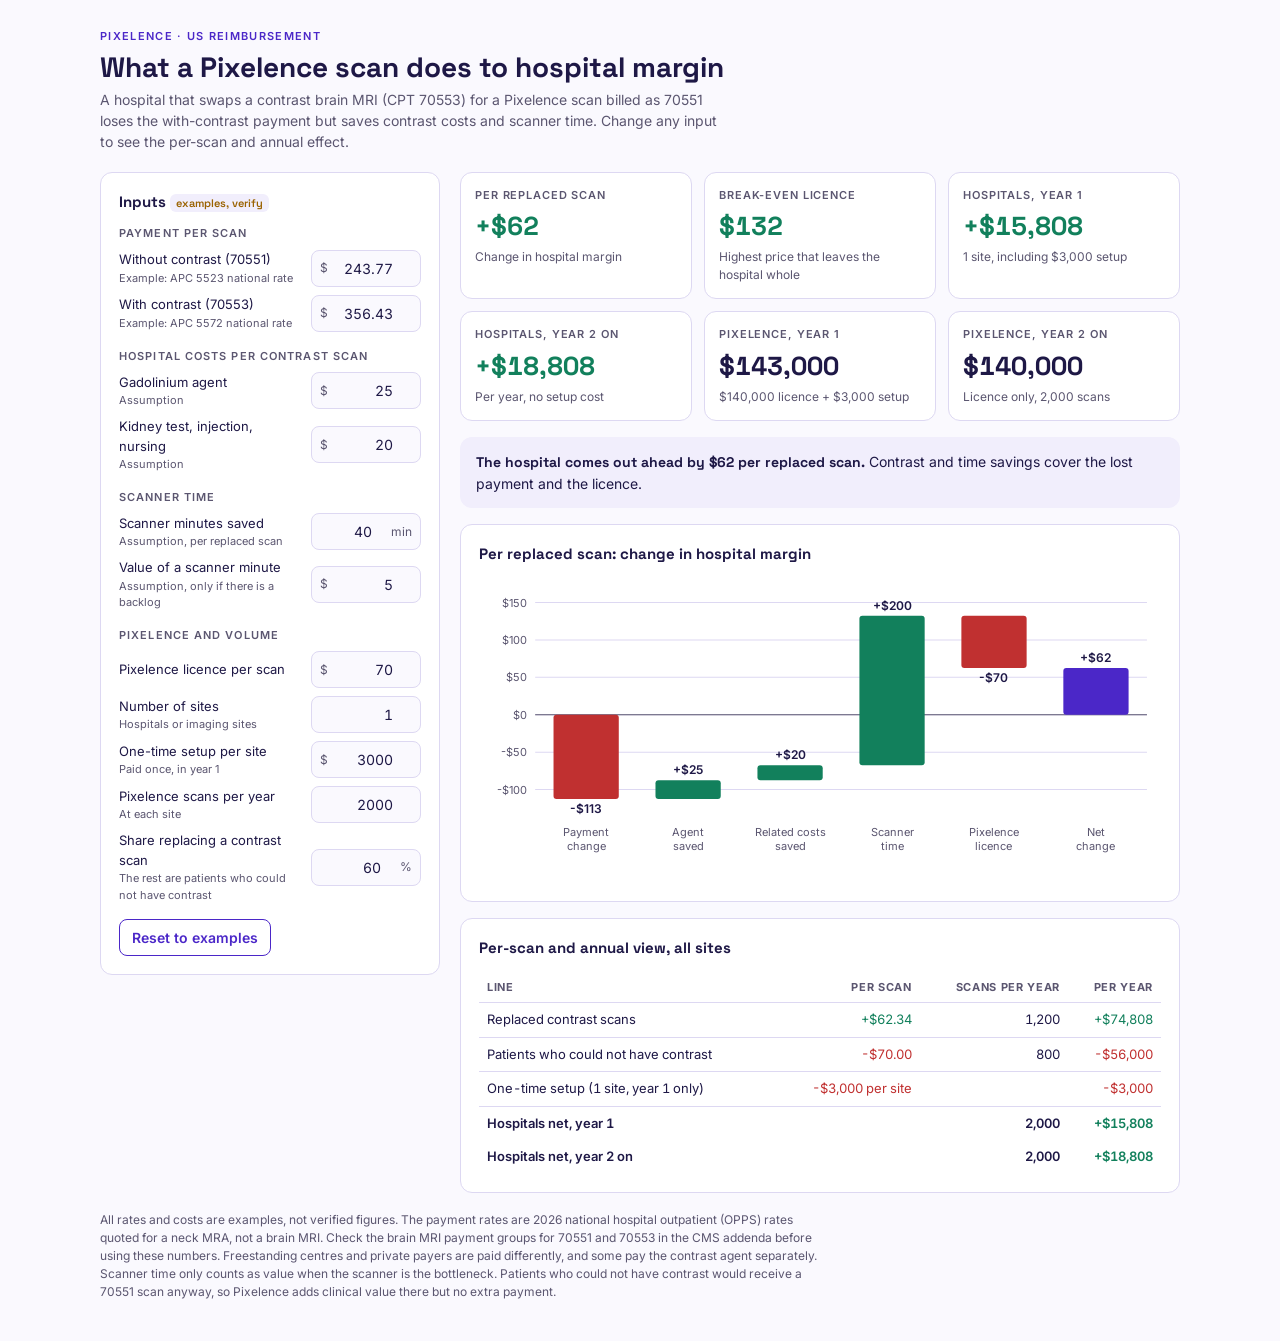
<file: Hospital Scan ROI.html>
<!doctype html><html><head><meta charset=utf8><meta name=viewport content="width=device-width,initial-scale=1,viewport-fit=cover"><style>:root{color-scheme:light;box-sizing:border-box;padding-top:env(safe-area-inset-top,0px);padding-bottom:env(safe-area-inset-bottom,0px)}html{scroll-padding-top:env(safe-area-inset-top,0px)}body{margin:0;padding:0;font:14px -apple-system,BlinkMacSystemFont,sans-serif;background:#fff;color:#000}img{max-width:100%}[hidden]:not([hidden=until-found i]){display:none!important}</style></head><body>
<title>Hospital Scan ROI</title>
<meta name="claude:viewport-fit-sides" content="cover">
<link rel="stylesheet" href="https://fonts.googleapis.com/css2?family=Inter:wght@400;500;600&family=Space+Grotesk:wght@500;700&display=swap">
<style>
/* Layout: inputs panel left, per-scan waterfall and KPIs right; stacks on phones. Palette follows the Pixelence deck. */
:root{
  --bg:#FAF9FE; --surface:#FFFFFF; --soft:#F1EEFC; --line:#DDD8F2;
  --fg:#1E1846; --mute:#5B5670; --accent:#4B27C8; --accent-fg:#FFFFFF;
  --good:#12805C; --bad:#C03030; --warn:#9A6200;
  --f-body:'Inter',system-ui,sans-serif; --f-head:'Space Grotesk','Inter',system-ui,sans-serif;
}
@media (prefers-color-scheme:dark){:root:not([data-theme="light"]){
  --bg:#12102B; --surface:#1B1840; --soft:#262255; --line:#3A3570;
  --fg:#F1EEFC; --mute:#B4AFD0; --accent:#9C86FF; --accent-fg:#12102B;
  --good:#4FD1A1; --bad:#FF8A8A; --warn:#F2C260; color-scheme:dark}}
:root[data-theme="dark"]{
  --bg:#12102B; --surface:#1B1840; --soft:#262255; --line:#3A3570;
  --fg:#F1EEFC; --mute:#B4AFD0; --accent:#9C86FF; --accent-fg:#12102B;
  --good:#4FD1A1; --bad:#FF8A8A; --warn:#F2C260; color-scheme:dark}
body{background:var(--bg);color:var(--fg);font-family:var(--f-body);font-size:14px;line-height:1.5;
  padding-block:28px;padding-left:max(16px,env(safe-area-inset-left,0px));padding-right:max(16px,env(safe-area-inset-right,0px))}
.wrap{max-width:1080px;margin:0 auto}
h1{font-family:var(--f-head);font-size:28px;line-height:1.15;margin:0 0 6px;text-wrap:balance}
.sub{color:var(--mute);margin:0 0 20px;max-width:70ch}
.eyebrow{font-size:11px;letter-spacing:.12em;text-transform:uppercase;font-weight:600;color:var(--accent);margin-bottom:6px}
.grid{display:grid;grid-template-columns:minmax(0,340px) minmax(0,1fr);gap:20px;align-items:start}
@media(max-width:820px){.grid{grid-template-columns:minmax(0,1fr)}}
.panel{background:var(--surface);border:1px solid var(--line);border-radius:12px;padding:18px}
.panel h2{font-family:var(--f-head);font-size:15px;margin:0 0 12px}
.grp{font-size:11px;letter-spacing:.1em;text-transform:uppercase;color:var(--mute);margin:16px 0 8px;font-weight:600}
.grp:first-of-type{margin-top:0}
.row{display:grid;grid-template-columns:minmax(0,1fr) 110px;gap:10px;align-items:center;margin-bottom:8px}
.row label{font-size:13px}
.row small{display:block;color:var(--mute);font-size:11px}
.inp{display:flex;align-items:center;border:1px solid var(--line);border-radius:8px;background:var(--bg);padding:0 8px}
.inp span{color:var(--mute);font-size:12px}
.inp input{width:100%;border:0;background:transparent;color:var(--fg);font:inherit;padding:7px 4px;text-align:right;font-variant-numeric:tabular-nums;min-width:0}
.inp:focus-within{outline:2px solid var(--accent)}
.inp input:focus{outline:none}
button{font:inherit;font-weight:600;border-radius:8px;border:1px solid var(--accent);background:transparent;color:var(--accent);padding:7px 12px;cursor:pointer}
button:focus-visible{outline:2px solid var(--accent);outline-offset:2px}
.kpis{display:grid;grid-template-columns:repeat(auto-fit,minmax(190px,1fr));gap:12px;margin-bottom:16px}
.kpi{background:var(--surface);border:1px solid var(--line);border-radius:12px;padding:14px}
.kpi .l{font-size:11px;letter-spacing:.08em;text-transform:uppercase;color:var(--mute);font-weight:600}
.kpi .v{font-family:var(--f-head);font-size:26px;font-weight:700;font-variant-numeric:tabular-nums;margin:4px 0 2px}
.kpi .n{font-size:12px;color:var(--mute)}
.pos{color:var(--good)} .neg{color:var(--bad)}
.verdict{background:var(--soft);border-radius:12px;padding:14px 16px;margin-bottom:16px;font-size:14px}
.verdict b{font-family:var(--f-head)}
.chart{overflow-x:auto}
svg text{fill:var(--fg);font-family:var(--f-body)}
svg .m{fill:var(--mute)}
table{border-collapse:collapse;width:100%;font-variant-numeric:tabular-nums;font-size:13px;min-width:420px}
th,td{padding:7px 8px;text-align:right;border-bottom:1px solid var(--line)}
th:first-child,td:first-child{text-align:left}
th{font-size:11px;letter-spacing:.06em;text-transform:uppercase;color:var(--mute)}
tr.tot td{font-weight:600;border-bottom:0}
.tw{overflow-x:auto}
.foot{margin-top:18px;color:var(--mute);font-size:12px;max-width:90ch}
.flag{display:inline-block;background:var(--soft);color:var(--warn);border-radius:6px;padding:1px 6px;font-size:11px;font-weight:600}
</style>

<div class="wrap">
  <div class="eyebrow">Pixelence · US reimbursement</div>
  <h1>What a Pixelence scan does to hospital margin</h1>
  <p class="sub">A hospital that swaps a contrast brain MRI (CPT 70553) for a Pixelence scan billed as 70551 loses the with-contrast payment but saves contrast costs and scanner time. Change any input to see the per-scan and annual effect.</p>

  <div class="grid">
    <div class="panel" id="inputs">
      <h2>Inputs <span class="flag">examples, verify</span></h2>

      <div class="grp">Payment per scan</div>
      <div class="row"><label for="revN">Without contrast (70551)<small>Example: APC 5523 national rate</small></label><div class="inp"><span>$</span><input id="revN" type="number" step="0.01" value="243.77"></div></div>
      <div class="row"><label for="revC">With contrast (70553)<small>Example: APC 5572 national rate</small></label><div class="inp"><span>$</span><input id="revC" type="number" step="0.01" value="356.43"></div></div>

      <div class="grp">Hospital costs per contrast scan</div>
      <div class="row"><label for="agent">Gadolinium agent<small>Assumption</small></label><div class="inp"><span>$</span><input id="agent" type="number" step="1" value="25"></div></div>
      <div class="row"><label for="extra">Kidney test, injection, nursing<small>Assumption</small></label><div class="inp"><span>$</span><input id="extra" type="number" step="1" value="20"></div></div>

      <div class="grp">Scanner time</div>
      <div class="row"><label for="mins">Scanner minutes saved<small>Assumption, per replaced scan</small></label><div class="inp"><input id="mins" type="number" step="1" value="40"><span>min</span></div></div>
      <div class="row"><label for="pmin">Value of a scanner minute<small>Assumption, only if there is a backlog</small></label><div class="inp"><span>$</span><input id="pmin" type="number" step="0.5" value="5"></div></div>

      <div class="grp">Pixelence and volume</div>
      <div class="row"><label for="fee">Pixelence licence per scan</label><div class="inp"><span>$</span><input id="fee" type="number" step="1" value="70"></div></div>
      <div class="row"><label for="sites">Number of sites<small>Hospitals or imaging sites</small></label><div class="inp"><input id="sites" type="number" step="1" min="1" value="1"></div></div>
      <div class="row"><label for="setup">One-time setup per site<small>Paid once, in year 1</small></label><div class="inp"><span>$</span><input id="setup" type="number" step="100" value="3000"></div></div>
      <div class="row"><label for="vol">Pixelence scans per year<small>At each site</small></label><div class="inp"><input id="vol" type="number" step="100" value="2000"></div></div>
      <div class="row"><label for="mix">Share replacing a contrast scan<small>The rest are patients who could not have contrast</small></label><div class="inp"><input id="mix" type="number" step="5" min="0" max="100" value="60"><span>%</span></div></div>

      <button id="reset" type="button" style="margin-top:8px">Reset to examples</button>
    </div>

    <div>
      <div class="kpis" id="kpis"></div>
      <div class="verdict" id="verdict"></div>

      <div class="panel" style="margin-bottom:16px">
        <h2>Per replaced scan: change in hospital margin</h2>
        <div class="chart"><svg id="wf" viewBox="0 0 680 300" width="100%" role="img" aria-label="Waterfall of per-scan margin change"></svg></div>
      </div>

      <div class="panel">
        <h2>Per-scan and annual view, all sites</h2>
        <div class="tw"><table id="tbl"></table></div>
      </div>
    </div>
  </div>

  <p class="foot">All rates and costs are examples, not verified figures. The payment rates are 2026 national hospital outpatient (OPPS) rates quoted for a neck MRA, not a brain MRI. Check the brain MRI payment groups for 70551 and 70553 in the CMS addenda before using these numbers. Freestanding centres and private payers are paid differently, and some pay the contrast agent separately. Scanner time only counts as value when the scanner is the bottleneck. Patients who could not have contrast would receive a 70551 scan anyway, so Pixelence adds clinical value there but no extra payment.</p>
</div>

<script>
var D={revN:243.77,revC:356.43,agent:25,extra:20,mins:40,pmin:5,fee:70,sites:1,setup:3000,vol:2000,mix:60};
var ids=Object.keys(D);
function g(id){var v=parseFloat(document.getElementById(id).value);return isNaN(v)?0:v}
function money(x,d){d=d==null?0:d;var s=Math.abs(x).toLocaleString('en-US',{minimumFractionDigits:d,maximumFractionDigits:d});return (x<0?'-$':'$')+s}
function sgn(x,d){return (x>0?'+':'')+money(x,d)}
function cls(x){return x>=0?'pos':'neg'}
function calc(){
  var v={};ids.forEach(function(i){v[i]=g(i)});
  var pay=v.revN-v.revC, tv=v.mins*v.pmin;
  var steps=[['Payment change',pay],['Agent saved',v.agent],['Related costs saved',v.extra],['Scanner time',tv],['Pixelence licence',-v.fee]];
  var delta=steps.reduce(function(a,s){return a+s[1]},0);
  var mix=Math.min(Math.max(v.mix,0),100)/100;
  var S=Math.max(Math.round(v.sites),1), tot=v.vol*S;
  var nRep=tot*mix, nCon=tot-nRep;
  var annRep=nRep*delta, annCon=-nCon*v.fee, annual=annRep+annCon;
  var setup=S*v.setup;
  var be=pay+v.agent+v.extra+tv; // licence price at which a replaced scan breaks even
  return {v:v,S:S,tot:tot,setup:setup,steps:steps,delta:delta,nRep:nRep,nCon:nCon,annRep:annRep,annCon:annCon,annual:annual,y1:annual-setup,be:be,pay:pay,tv:tv,rev:tot*v.fee,rev1:tot*v.fee+setup};
}
function render(){
  var c=calc(),v=c.v;
  document.getElementById('kpis').innerHTML=
   k('Per replaced scan',sgn(c.delta,0),cls(c.delta),'Change in hospital margin')+
   k('Break-even licence',c.be>0?money(c.be,0):'None',c.be>=v.fee?'pos':'neg',c.be>0?'Highest price that leaves the hospital whole':'Hospital loses even at a $0 licence')+
   k('Hospitals, year 1',sgn(c.y1,0),cls(c.y1),c.S+' site'+(c.S>1?'s':'')+', including '+money(c.setup,0)+' setup')+
   k('Hospitals, year 2 on',sgn(c.annual,0),cls(c.annual),'Per year, no setup cost')+
   k('Pixelence, year 1',money(c.rev1,0),'',money(c.rev,0)+' licence + '+money(c.setup,0)+' setup')+
   k('Pixelence, year 2 on',money(c.rev,0),'','Licence only, '+Math.round(c.tot).toLocaleString()+' scans');
  var gap=c.delta;
  var t;
  if(gap>=0){t='<b>The hospital comes out ahead by '+money(gap,0)+' per replaced scan.</b> Contrast and time savings cover the lost payment and the licence.';}
  else if(c.be>0){t='<b>The hospital loses '+money(-gap,0)+' per replaced scan at a '+money(v.fee,0)+' licence.</b> It breaks even only if the licence drops to '+money(c.be,0)+', or if scanner time is worth more than the example.';}
  else{t='<b>The hospital loses '+money(-gap,0)+' per replaced scan, and still loses at a $0 licence.</b> The with-contrast payment lost is larger than the contrast cost and time saved, so the pitch to hospitals has to rest on patients who cannot have contrast, capacity and safety, not on margin.';}
  document.getElementById('verdict').innerHTML=t;
  wf(c);
  document.getElementById('tbl').innerHTML=
   '<tr><th>Line</th><th>Per scan</th><th>Scans per year</th><th>Per year</th></tr>'+
   '<tr><td>Replaced contrast scans</td><td class="'+cls(c.delta)+'">'+sgn(c.delta,2)+'</td><td>'+Math.round(c.nRep).toLocaleString()+'</td><td class="'+cls(c.annRep)+'">'+sgn(c.annRep,0)+'</td></tr>'+
   '<tr><td>Patients who could not have contrast</td><td class="neg">'+money(-v.fee,2)+'</td><td>'+Math.round(c.nCon).toLocaleString()+'</td><td class="'+cls(c.annCon)+'">'+sgn(c.annCon,0)+'</td></tr>'+
   '<tr><td>One-time setup ('+c.S+' site'+(c.S>1?'s':'')+', year 1 only)</td><td class="neg">'+money(-v.setup,0)+' per site</td><td></td><td class="neg">'+sgn(-c.setup,0)+'</td></tr>'+
   '<tr class="tot"><td>Hospitals net, year 1</td><td></td><td>'+Math.round(c.tot).toLocaleString()+'</td><td class="'+cls(c.y1)+'">'+sgn(c.y1,0)+'</td></tr>'+
   '<tr class="tot"><td>Hospitals net, year 2 on</td><td></td><td>'+Math.round(c.tot).toLocaleString()+'</td><td class="'+cls(c.annual)+'">'+sgn(c.annual,0)+'</td></tr>';
}
function k(l,val,cl,n){return '<div class="kpi"><div class="l">'+l+'</div><div class="v '+cl+'">'+val+'</div><div class="n">'+n+'</div></div>'}
function wf(c){
  var W=680,H=300,L=56,R=14,T=24,B=64,pw=W-L-R,ph=H-T-B;
  var items=c.steps.map(function(s){return{n:s[0],d:s[1]}});items.push({n:'Net change',d:c.delta,total:true});
  var run=0,lo=0,hi=0;
  items.forEach(function(it){if(it.total){it.a=0;it.b=it.d}else{it.a=run;run+=it.d;it.b=run}lo=Math.min(lo,it.a,it.b);hi=Math.max(hi,it.a,it.b)});
  var span=(hi-lo)||1;lo-=span*.08;hi+=span*.08;
  var y=function(x){return T+ph*(hi-x)/(hi-lo)};
  var n=items.length,bw=pw/n,s='';
  var tick=niceStep((hi-lo)/4);
  for(var t=Math.ceil(lo/tick)*tick;t<=hi;t+=tick){s+='<line x1="'+L+'" x2="'+(W-R)+'" y1="'+y(t)+'" y2="'+y(t)+'" stroke="var(--line)" stroke-width="1"/><text class="m" x="'+(L-8)+'" y="'+(y(t)+4)+'" font-size="11" text-anchor="end">'+money(t,0)+'</text>'}
  s+='<line x1="'+L+'" x2="'+(W-R)+'" y1="'+y(0)+'" y2="'+y(0)+'" stroke="var(--mute)" stroke-width="1.2"/>';
  items.forEach(function(it,i){
    var x=L+i*bw+bw*.18,w=bw*.64,top=Math.min(y(it.a),y(it.b)),h=Math.max(Math.abs(y(it.a)-y(it.b)),1.5);
    var col=it.total?'var(--accent)':(it.d>=0?'var(--good)':'var(--bad)');
    s+='<rect x="'+x+'" y="'+top+'" width="'+w+'" height="'+h+'" rx="3" fill="'+col+'"/>';
    var ly=it.d>=0?top-6:top+h+14;
    s+='<text x="'+(x+w/2)+'" y="'+ly+'" font-size="12" font-weight="600" text-anchor="middle">'+sgn(it.d,0)+'</text>';
    var words=it.n.split(' '),l1=words.slice(0,Math.ceil(words.length/2)).join(' '),l2=words.slice(Math.ceil(words.length/2)).join(' ');
    s+='<text class="m" x="'+(x+w/2)+'" y="'+(H-B+22)+'" font-size="11" text-anchor="middle">'+l1+'</text>';
    if(l2)s+='<text class="m" x="'+(x+w/2)+'" y="'+(H-B+36)+'" font-size="11" text-anchor="middle">'+l2+'</text>';
  });
  document.getElementById('wf').innerHTML=s;
}
function niceStep(r){var p=Math.pow(10,Math.floor(Math.log10(r||1))),f=r/p;return (f<1.5?1:f<3.5?2:f<7.5?5:10)*p}
ids.forEach(function(i){document.getElementById(i).addEventListener('input',render)});
document.getElementById('reset').addEventListener('click',function(){ids.forEach(function(i){document.getElementById(i).value=D[i]});render()});
render();
</script>

</body></html>
</file>
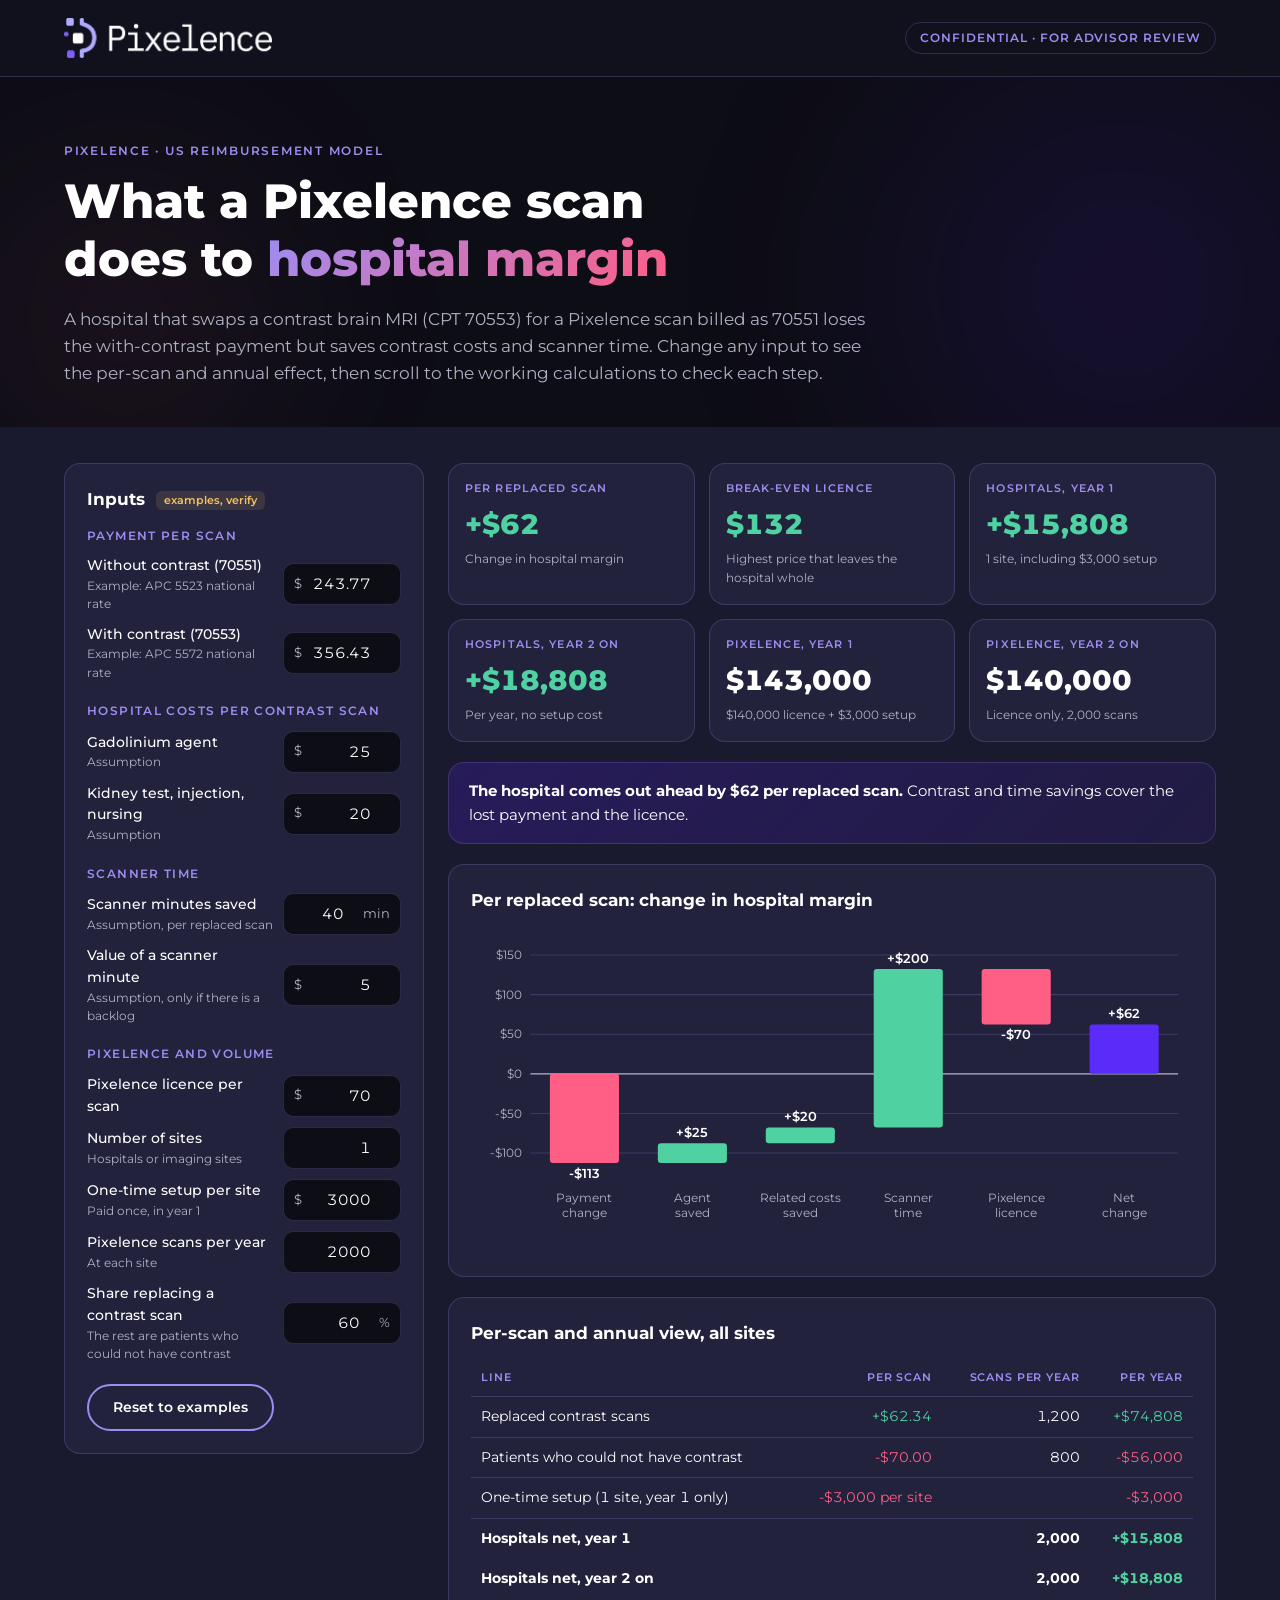
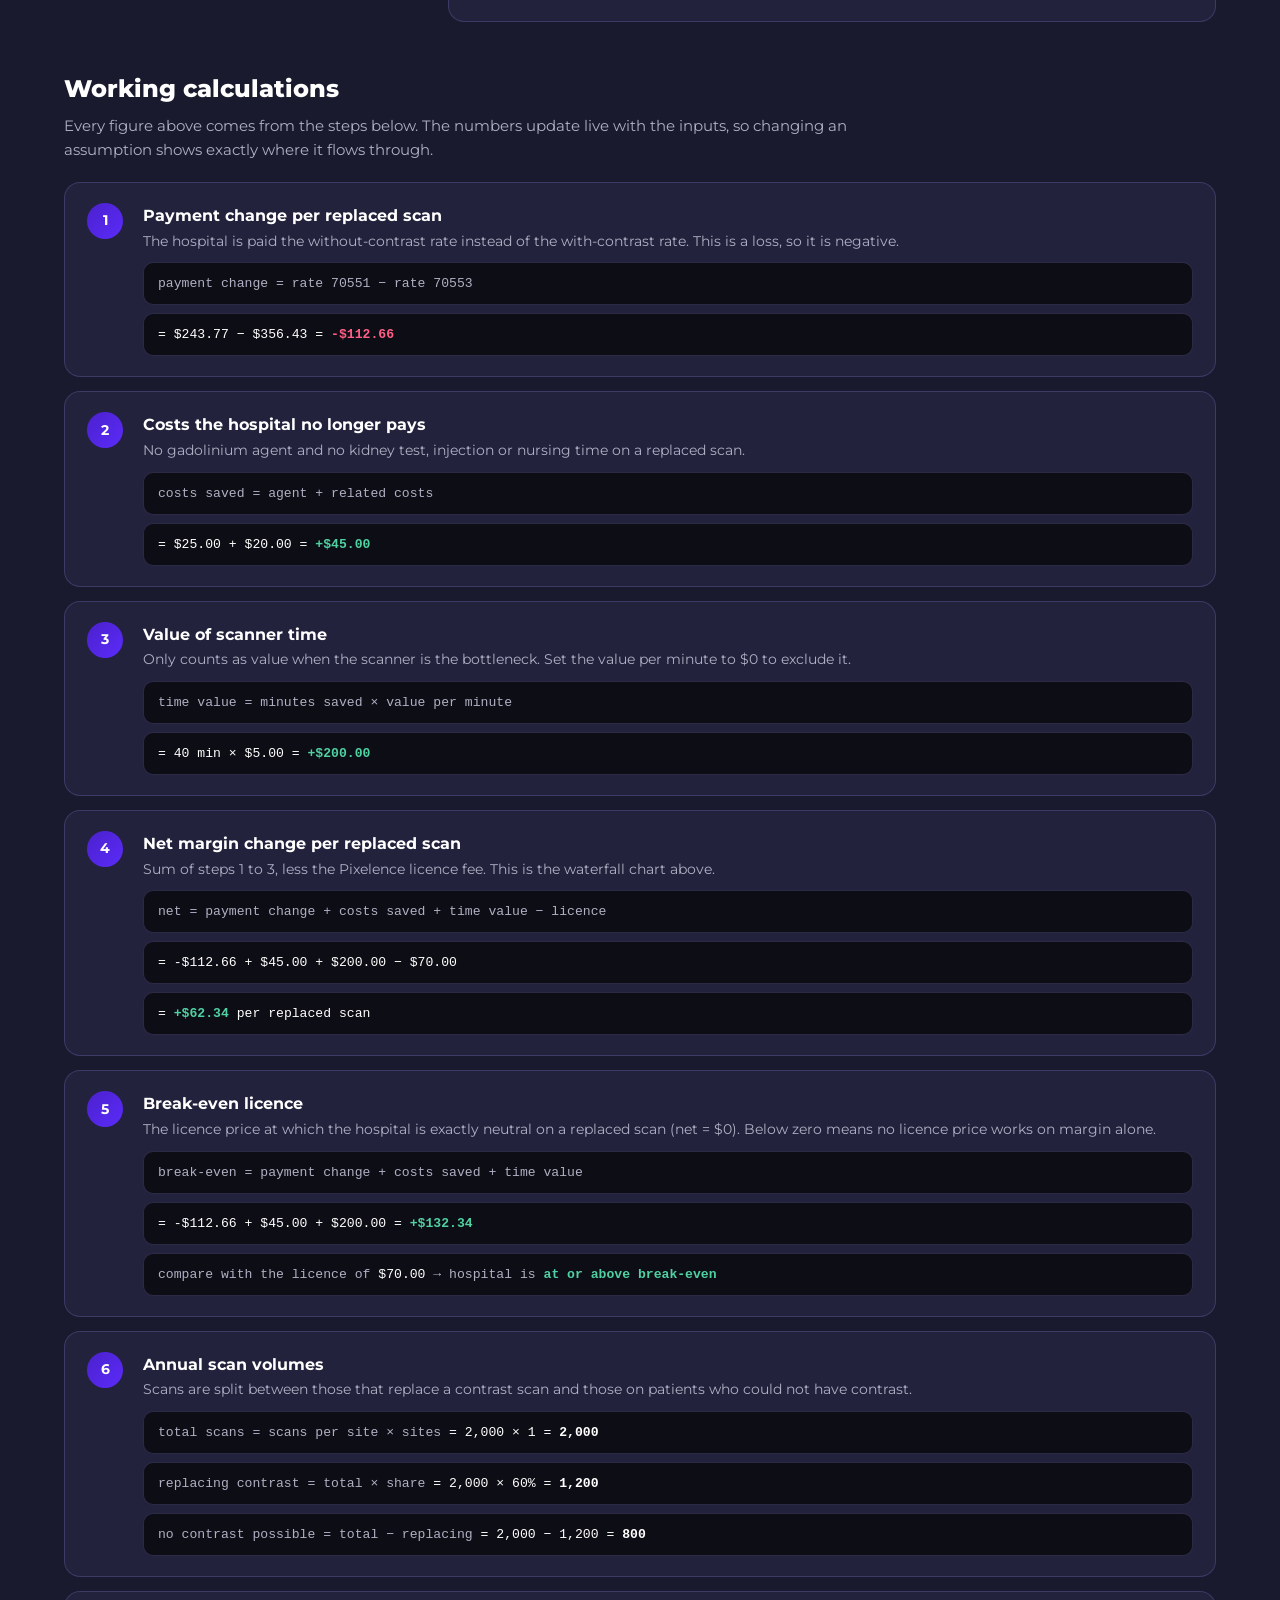
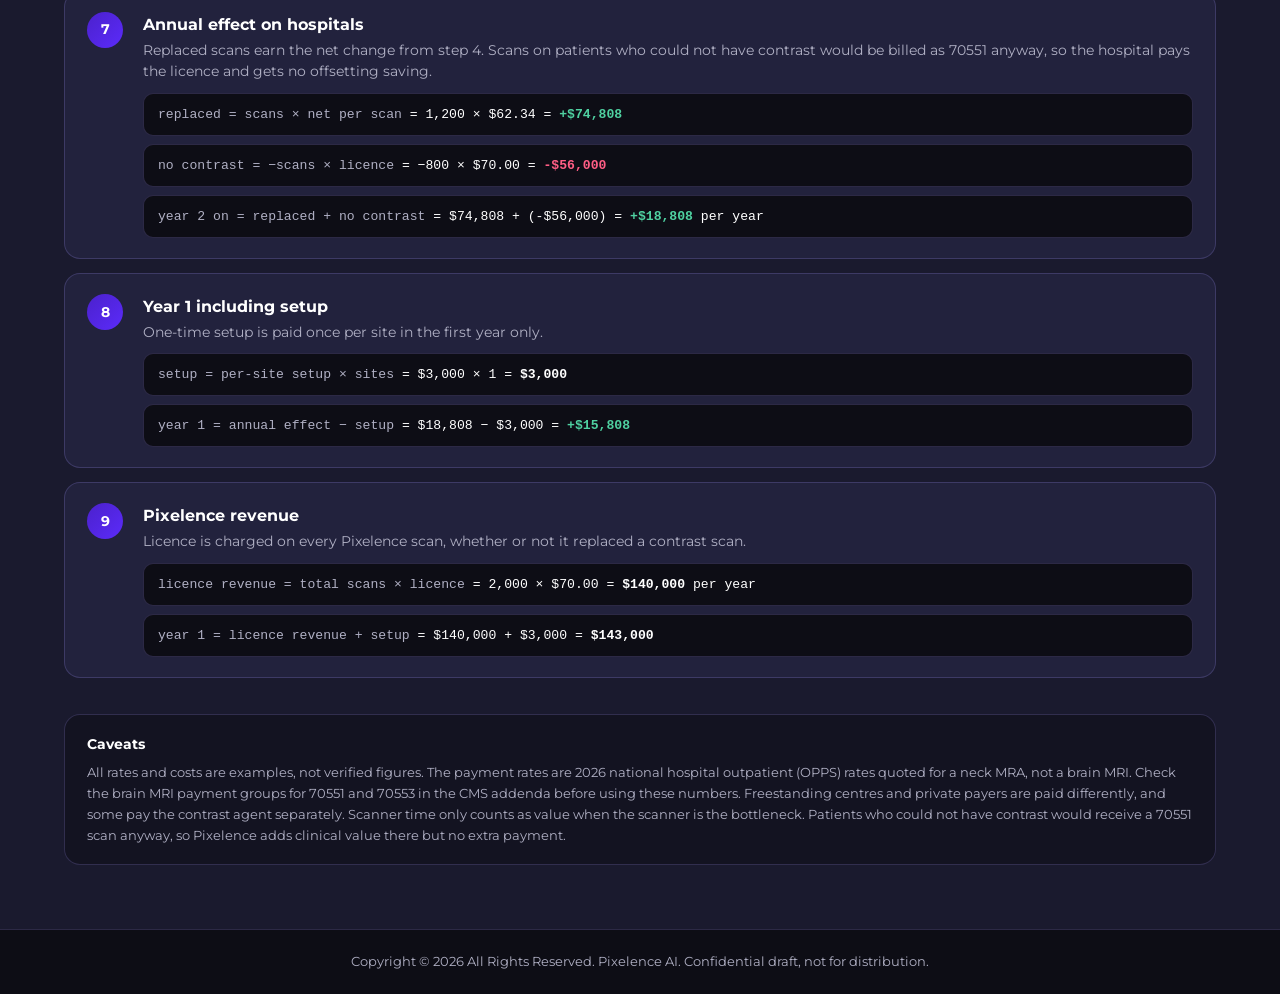
<file: hospital-scan-roi.html>
<!DOCTYPE html>
<html lang="en">

<head>
    <meta charset="UTF-8">
    <meta name="viewport" content="width=device-width, initial-scale=1.0">
    <title>Hospital Scan ROI | Pixelence</title>
    <meta name="robots" content="noindex, nofollow, noarchive">
    <meta name="description" content="Pixelence hospital scan ROI model with working calculations, for advisor review.">
    <link rel="preconnect" href="https://fonts.googleapis.com">
    <link rel="preconnect" href="https://fonts.gstatic.com" crossorigin>
    <link href="https://fonts.googleapis.com/css2?family=Montserrat:wght@300;400;500;600;700;800&display=swap"
        rel="stylesheet">
    <style>
        /* Palette and type follow the Pixelence corporate website (styles.css). */
        :root {
            --primary-color: #4B21CC;
            --primary-light: #5B2BFA;
            --secondary-color: #9D8DF1;
            --accent-color: #FF5E85;
            --bg-dark: #1A1A2E;
            --bg-darker: #0D0D15;
            --surface: #22223D;
            --surface-2: #2A2A4A;
            --line: rgba(157, 141, 241, 0.22);
            --text-light: #FFFFFF;
            --text-muted: #B0B0C4;
            --good: #4FD1A1;
            --bad: #FF5E85;
            --warn: #F2C260;
            --font-primary: 'Montserrat', sans-serif;
            --border-radius: 16px;
        }

        * {
            margin: 0;
            padding: 0;
            box-sizing: border-box;
        }

        html {
            color-scheme: dark;
        }

        body {
            font-family: var(--font-primary);
            background-color: var(--bg-dark);
            color: var(--text-light);
            line-height: 1.6;
            font-size: 15px;
            overflow-x: hidden;
        }

        .container {
            width: 90%;
            max-width: 1200px;
            margin: 0 auto;
        }

        /* Top bar */
        .topbar {
            padding: 18px 0;
            border-bottom: 1px solid var(--line);
            background: rgba(13, 13, 21, 0.6);
        }

        .topbar .container {
            display: flex;
            align-items: center;
            justify-content: space-between;
            gap: 16px;
            flex-wrap: wrap;
        }

        .brand-logo {
            height: 40px;
            width: auto;
            display: block;
        }

        .badge {
            font-size: 0.75rem;
            font-weight: 600;
            letter-spacing: .08em;
            text-transform: uppercase;
            color: var(--secondary-color);
            border: 1px solid var(--line);
            border-radius: 30px;
            padding: 5px 14px;
        }

        /* Hero */
        .hero {
            position: relative;
            padding: 64px 0 40px;
            background: var(--bg-darker);
            overflow: hidden;
        }

        .hero::before {
            content: '';
            position: absolute;
            top: -40%;
            right: -15%;
            width: 700px;
            height: 700px;
            background: radial-gradient(circle, rgba(75, 33, 204, 0.18) 0%, rgba(26, 26, 46, 0) 70%);
            border-radius: 50%;
            filter: blur(80px);
        }

        .hero::after {
            content: '';
            position: absolute;
            bottom: -40%;
            left: -10%;
            width: 500px;
            height: 500px;
            background: radial-gradient(circle, rgba(255, 94, 133, 0.08) 0%, rgba(26, 26, 46, 0) 70%);
            border-radius: 50%;
            filter: blur(80px);
        }

        .hero .container {
            position: relative;
            z-index: 1;
        }

        .eyebrow {
            font-size: 0.78rem;
            letter-spacing: .14em;
            text-transform: uppercase;
            font-weight: 600;
            color: var(--secondary-color);
            margin-bottom: 12px;
        }

        h1 {
            font-size: clamp(1.9rem, 4.4vw, 3rem);
            font-weight: 800;
            line-height: 1.2;
            margin-bottom: 18px;
            text-wrap: balance;
        }

        h1 .hl {
            background: linear-gradient(135deg, var(--secondary-color), var(--accent-color));
            -webkit-background-clip: text;
            background-clip: text;
            color: transparent;
        }

        .sub {
            color: var(--text-muted);
            max-width: 75ch;
            font-size: 1.05rem;
        }

        main {
            padding: 36px 0 64px;
        }

        /* Layout */
        .grid {
            display: grid;
            grid-template-columns: minmax(0, 360px) minmax(0, 1fr);
            gap: 24px;
            align-items: start;
        }

        .stack>*+* {
            margin-top: 20px;
        }

        @media (max-width: 880px) {
            .grid {
                grid-template-columns: minmax(0, 1fr);
            }
        }

        .panel {
            background: var(--surface);
            border: 1px solid var(--line);
            border-radius: var(--border-radius);
            padding: 22px;
        }

        .panel h2 {
            font-size: 1.05rem;
            font-weight: 700;
            margin-bottom: 14px;
        }

        .section-title {
            font-size: 1.5rem;
            font-weight: 800;
            margin: 48px 0 6px;
        }

        .section-lead {
            color: var(--text-muted);
            max-width: 80ch;
            margin-bottom: 20px;
        }

        .grp {
            font-size: 0.72rem;
            letter-spacing: .12em;
            text-transform: uppercase;
            color: var(--secondary-color);
            margin: 20px 0 10px;
            font-weight: 600;
        }

        .grp:first-of-type {
            margin-top: 0;
        }

        .row {
            display: grid;
            grid-template-columns: minmax(0, 1fr) 118px;
            gap: 10px;
            align-items: center;
            margin-bottom: 10px;
        }

        .row label {
            font-size: 0.85rem;
            font-weight: 500;
        }

        .row small {
            display: block;
            color: var(--text-muted);
            font-size: 0.72rem;
            font-weight: 400;
        }

        .inp {
            display: flex;
            align-items: center;
            border: 1px solid var(--line);
            border-radius: 10px;
            background: var(--bg-darker);
            padding: 0 10px;
        }

        .inp span {
            color: var(--text-muted);
            font-size: 0.8rem;
        }

        .inp input {
            width: 100%;
            border: 0;
            background: transparent;
            color: var(--text-light);
            font: inherit;
            padding: 8px 4px;
            text-align: right;
            font-variant-numeric: tabular-nums;
            min-width: 0;
        }

        .inp:focus-within {
            outline: 2px solid var(--secondary-color);
        }

        .inp input:focus {
            outline: none;
        }

        .btn {
            display: inline-block;
            padding: 10px 24px;
            border-radius: 30px;
            font: inherit;
            font-weight: 600;
            font-size: 0.9rem;
            cursor: pointer;
            transition: all 0.3s ease;
            background: transparent;
            color: var(--text-light);
            border: 2px solid var(--secondary-color);
        }

        .btn:hover {
            background: rgba(157, 141, 241, 0.12);
            transform: translateY(-2px);
        }

        .btn:focus-visible {
            outline: 2px solid var(--secondary-color);
            outline-offset: 2px;
        }

        .flag {
            display: inline-block;
            background: rgba(242, 194, 96, 0.12);
            color: var(--warn);
            border-radius: 6px;
            padding: 1px 8px;
            font-size: 0.68rem;
            font-weight: 600;
            vertical-align: middle;
            margin-left: 6px;
        }

        /* KPIs */
        .kpis {
            display: grid;
            grid-template-columns: repeat(auto-fit, minmax(200px, 1fr));
            gap: 14px;
        }

        .kpi {
            background: var(--surface);
            border: 1px solid var(--line);
            border-radius: var(--border-radius);
            padding: 16px;
        }

        .kpi .l {
            font-size: 0.7rem;
            letter-spacing: .1em;
            text-transform: uppercase;
            color: var(--secondary-color);
            font-weight: 600;
        }

        .kpi .v {
            font-size: 1.75rem;
            font-weight: 800;
            font-variant-numeric: tabular-nums;
            margin: 4px 0 2px;
        }

        .kpi .n {
            font-size: 0.78rem;
            color: var(--text-muted);
        }

        .pos {
            color: var(--good);
        }

        .neg {
            color: var(--bad);
        }

        .verdict {
            background: linear-gradient(135deg, rgba(75, 33, 204, 0.28), rgba(91, 43, 250, 0.1));
            border: 1px solid var(--line);
            border-radius: var(--border-radius);
            padding: 16px 20px;
        }

        /* Chart + tables */
        .chart {
            overflow-x: auto;
        }

        svg text {
            fill: var(--text-light);
            font-family: var(--font-primary);
        }

        svg .m {
            fill: var(--text-muted);
        }

        .tw {
            overflow-x: auto;
        }

        table {
            border-collapse: collapse;
            width: 100%;
            font-variant-numeric: tabular-nums;
            font-size: 0.85rem;
            min-width: 440px;
        }

        th,
        td {
            padding: 9px 10px;
            text-align: right;
            border-bottom: 1px solid var(--line);
        }

        th:first-child,
        td:first-child {
            text-align: left;
        }

        th {
            font-size: 0.68rem;
            letter-spacing: .08em;
            text-transform: uppercase;
            color: var(--secondary-color);
            font-weight: 600;
        }

        tr.tot td {
            font-weight: 700;
            border-bottom: 0;
        }

        /* Working calculations */
        .calc-step {
            background: var(--surface);
            border: 1px solid var(--line);
            border-radius: var(--border-radius);
            padding: 20px 22px;
            margin-bottom: 14px;
            display: grid;
            grid-template-columns: 40px minmax(0, 1fr);
            gap: 16px;
        }

        .calc-step .num {
            width: 36px;
            height: 36px;
            border-radius: 50%;
            background: linear-gradient(135deg, var(--primary-color), var(--primary-light));
            display: flex;
            align-items: center;
            justify-content: center;
            font-weight: 700;
            font-size: 0.9rem;
        }

        .calc-step h3 {
            font-size: 1rem;
            font-weight: 700;
            margin-bottom: 2px;
        }

        .calc-step .why {
            color: var(--text-muted);
            font-size: 0.85rem;
            margin-bottom: 10px;
        }

        .eq {
            font-family: 'Cascadia Mono', Consolas, 'Courier New', monospace;
            font-size: 0.82rem;
            background: var(--bg-darker);
            border: 1px solid var(--line);
            border-radius: 10px;
            padding: 10px 14px;
            margin-top: 8px;
            overflow-x: auto;
            font-variant-numeric: tabular-nums;
            white-space: nowrap;
        }

        .eq .k {
            color: var(--text-muted);
        }

        .eq b {
            font-weight: 700;
        }

        @media (max-width: 520px) {
            .calc-step {
                grid-template-columns: minmax(0, 1fr);
            }
        }

        .foot {
            margin-top: 36px;
            padding: 18px 22px;
            border: 1px solid var(--line);
            border-radius: var(--border-radius);
            background: rgba(13, 13, 21, 0.5);
            color: var(--text-muted);
            font-size: 0.82rem;
            max-width: 100%;
        }

        .foot h3 {
            color: var(--text-light);
            font-size: 0.9rem;
            margin-bottom: 6px;
        }

        footer {
            background: var(--bg-darker);
            border-top: 1px solid var(--line);
            padding: 22px 0;
            text-align: center;
            color: var(--text-muted);
            font-size: 0.8rem;
        }

        @media print {
            body {
                background: #fff;
            }
        }
    </style>
</head>

<body>
    <div class="topbar">
        <div class="container">
            <img src="Assets/Logo-White.png" alt="Pixelence" class="brand-logo">
            <span class="badge">Confidential · For advisor review</span>
        </div>
    </div>

    <section class="hero">
        <div class="container">
            <div class="eyebrow">Pixelence · US reimbursement model</div>
            <h1>What a Pixelence scan does to <span class="hl">hospital margin</span></h1>
            <p class="sub">A hospital that swaps a contrast brain MRI (CPT 70553) for a Pixelence scan billed as 70551
                loses the with-contrast payment but saves contrast costs and scanner time. Change any input to see the
                per-scan and annual effect, then scroll to the working calculations to check each step.</p>
        </div>
    </section>

    <main>
        <div class="container">
            <div class="grid">
                <div class="panel" id="inputs">
                    <h2>Inputs <span class="flag">examples, verify</span></h2>

                    <div class="grp">Payment per scan</div>
                    <div class="row"><label for="revN">Without contrast (70551)<small>Example: APC 5523 national
                                rate</small></label>
                        <div class="inp"><span>$</span><input id="revN" type="number" step="0.01" value="243.77"></div>
                    </div>
                    <div class="row"><label for="revC">With contrast (70553)<small>Example: APC 5572 national
                                rate</small></label>
                        <div class="inp"><span>$</span><input id="revC" type="number" step="0.01" value="356.43"></div>
                    </div>

                    <div class="grp">Hospital costs per contrast scan</div>
                    <div class="row"><label for="agent">Gadolinium agent<small>Assumption</small></label>
                        <div class="inp"><span>$</span><input id="agent" type="number" step="1" value="25"></div>
                    </div>
                    <div class="row"><label for="extra">Kidney test, injection, nursing<small>Assumption</small></label>
                        <div class="inp"><span>$</span><input id="extra" type="number" step="1" value="20"></div>
                    </div>

                    <div class="grp">Scanner time</div>
                    <div class="row"><label for="mins">Scanner minutes saved<small>Assumption, per replaced
                                scan</small></label>
                        <div class="inp"><input id="mins" type="number" step="1" value="40"><span>min</span></div>
                    </div>
                    <div class="row"><label for="pmin">Value of a scanner minute<small>Assumption, only if there is a
                                backlog</small></label>
                        <div class="inp"><span>$</span><input id="pmin" type="number" step="0.5" value="5"></div>
                    </div>

                    <div class="grp">Pixelence and volume</div>
                    <div class="row"><label for="fee">Pixelence licence per scan</label>
                        <div class="inp"><span>$</span><input id="fee" type="number" step="1" value="70"></div>
                    </div>
                    <div class="row"><label for="sites">Number of sites<small>Hospitals or imaging sites</small></label>
                        <div class="inp"><input id="sites" type="number" step="1" min="1" value="1"></div>
                    </div>
                    <div class="row"><label for="setup">One-time setup per site<small>Paid once, in year
                                1</small></label>
                        <div class="inp"><span>$</span><input id="setup" type="number" step="100" value="3000"></div>
                    </div>
                    <div class="row"><label for="vol">Pixelence scans per year<small>At each site</small></label>
                        <div class="inp"><input id="vol" type="number" step="100" value="2000"></div>
                    </div>
                    <div class="row"><label for="mix">Share replacing a contrast scan<small>The rest are patients who
                                could not have contrast</small></label>
                        <div class="inp"><input id="mix" type="number" step="5" min="0" max="100" value="60"><span>%</span>
                        </div>
                    </div>

                    <button id="reset" class="btn" type="button" style="margin-top:10px">Reset to examples</button>
                </div>

                <div class="stack">
                    <div class="kpis" id="kpis"></div>
                    <div class="verdict" id="verdict"></div>

                    <div class="panel">
                        <h2>Per replaced scan: change in hospital margin</h2>
                        <div class="chart"><svg id="wf" viewBox="0 0 680 300" width="100%" role="img"
                                aria-label="Waterfall of per-scan margin change"></svg></div>
                    </div>

                    <div class="panel">
                        <h2>Per-scan and annual view, all sites</h2>
                        <div class="tw">
                            <table id="tbl"></table>
                        </div>
                    </div>
                </div>
            </div>

            <h2 class="section-title">Working calculations</h2>
            <p class="section-lead">Every figure above comes from the steps below. The numbers update live with the
                inputs, so changing an assumption shows exactly where it flows through.</p>
            <div id="calcs"></div>

            <div class="foot">
                <h3>Caveats</h3>
                All rates and costs are examples, not verified figures. The payment rates are 2026 national hospital
                outpatient (OPPS) rates quoted for a neck MRA, not a brain MRI. Check the brain MRI payment groups for
                70551 and 70553 in the CMS addenda before using these numbers. Freestanding centres and private payers
                are paid differently, and some pay the contrast agent separately. Scanner time only counts as value when
                the scanner is the bottleneck. Patients who could not have contrast would receive a 70551 scan anyway,
                so Pixelence adds clinical value there but no extra payment.
            </div>
        </div>
    </main>

    <footer>
        <div class="container">Copyright &copy; 2026 All Rights Reserved. Pixelence AI. Confidential draft, not for
            distribution.</div>
    </footer>

    <script>
        var D = { revN: 243.77, revC: 356.43, agent: 25, extra: 20, mins: 40, pmin: 5, fee: 70, sites: 1, setup: 3000, vol: 2000, mix: 60 };
        var ids = Object.keys(D);
        function g(id) { var v = parseFloat(document.getElementById(id).value); return isNaN(v) ? 0 : v }
        function money(x, d) { d = d == null ? 0 : d; var s = Math.abs(x).toLocaleString('en-US', { minimumFractionDigits: d, maximumFractionDigits: d }); return (x < 0 ? '-$' : '$') + s }
        function sgn(x, d) { return (x > 0 ? '+' : '') + money(x, d) }
        function cls(x) { return x >= 0 ? 'pos' : 'neg' }
        function num(x) { return Math.round(x).toLocaleString('en-US') }
        function calc() {
            var v = {}; ids.forEach(function (i) { v[i] = g(i) });
            var pay = v.revN - v.revC, tv = v.mins * v.pmin;
            var steps = [['Payment change', pay], ['Agent saved', v.agent], ['Related costs saved', v.extra], ['Scanner time', tv], ['Pixelence licence', -v.fee]];
            var delta = steps.reduce(function (a, s) { return a + s[1] }, 0);
            var mix = Math.min(Math.max(v.mix, 0), 100) / 100;
            var S = Math.max(Math.round(v.sites), 1), tot = v.vol * S;
            var nRep = tot * mix, nCon = tot - nRep;
            var annRep = nRep * delta, annCon = -nCon * v.fee, annual = annRep + annCon;
            var setup = S * v.setup;
            var be = pay + v.agent + v.extra + tv; // licence price at which a replaced scan breaks even
            return { v: v, S: S, mix: mix, tot: tot, setup: setup, steps: steps, delta: delta, nRep: nRep, nCon: nCon, annRep: annRep, annCon: annCon, annual: annual, y1: annual - setup, be: be, pay: pay, tv: tv, rev: tot * v.fee, rev1: tot * v.fee + setup };
        }
        function render() {
            var c = calc(), v = c.v;
            document.getElementById('kpis').innerHTML =
                k('Per replaced scan', sgn(c.delta, 0), cls(c.delta), 'Change in hospital margin') +
                k('Break-even licence', c.be > 0 ? money(c.be, 0) : 'None', c.be >= v.fee ? 'pos' : 'neg', c.be > 0 ? 'Highest price that leaves the hospital whole' : 'Hospital loses even at a $0 licence') +
                k('Hospitals, year 1', sgn(c.y1, 0), cls(c.y1), c.S + ' site' + (c.S > 1 ? 's' : '') + ', including ' + money(c.setup, 0) + ' setup') +
                k('Hospitals, year 2 on', sgn(c.annual, 0), cls(c.annual), 'Per year, no setup cost') +
                k('Pixelence, year 1', money(c.rev1, 0), '', money(c.rev, 0) + ' licence + ' + money(c.setup, 0) + ' setup') +
                k('Pixelence, year 2 on', money(c.rev, 0), '', 'Licence only, ' + Math.round(c.tot).toLocaleString() + ' scans');
            var gap = c.delta;
            var t;
            if (gap >= 0) { t = '<b>The hospital comes out ahead by ' + money(gap, 0) + ' per replaced scan.</b> Contrast and time savings cover the lost payment and the licence.'; }
            else if (c.be > 0) { t = '<b>The hospital loses ' + money(-gap, 0) + ' per replaced scan at a ' + money(v.fee, 0) + ' licence.</b> It breaks even only if the licence drops to ' + money(c.be, 0) + ', or if scanner time is worth more than the example.'; }
            else { t = '<b>The hospital loses ' + money(-gap, 0) + ' per replaced scan, and still loses at a $0 licence.</b> The with-contrast payment lost is larger than the contrast cost and time saved, so the pitch to hospitals has to rest on patients who cannot have contrast, capacity and safety, not on margin.'; }
            document.getElementById('verdict').innerHTML = t;
            wf(c);
            document.getElementById('tbl').innerHTML =
                '<tr><th>Line</th><th>Per scan</th><th>Scans per year</th><th>Per year</th></tr>' +
                '<tr><td>Replaced contrast scans</td><td class="' + cls(c.delta) + '">' + sgn(c.delta, 2) + '</td><td>' + Math.round(c.nRep).toLocaleString() + '</td><td class="' + cls(c.annRep) + '">' + sgn(c.annRep, 0) + '</td></tr>' +
                '<tr><td>Patients who could not have contrast</td><td class="neg">' + money(-v.fee, 2) + '</td><td>' + Math.round(c.nCon).toLocaleString() + '</td><td class="' + cls(c.annCon) + '">' + sgn(c.annCon, 0) + '</td></tr>' +
                '<tr><td>One-time setup (' + c.S + ' site' + (c.S > 1 ? 's' : '') + ', year 1 only)</td><td class="neg">' + money(-v.setup, 0) + ' per site</td><td></td><td class="neg">' + sgn(-c.setup, 0) + '</td></tr>' +
                '<tr class="tot"><td>Hospitals net, year 1</td><td></td><td>' + Math.round(c.tot).toLocaleString() + '</td><td class="' + cls(c.y1) + '">' + sgn(c.y1, 0) + '</td></tr>' +
                '<tr class="tot"><td>Hospitals net, year 2 on</td><td></td><td>' + Math.round(c.tot).toLocaleString() + '</td><td class="' + cls(c.annual) + '">' + sgn(c.annual, 0) + '</td></tr>';
            working(c);
        }
        function k(l, val, cl, n) { return '<div class="kpi"><div class="l">' + l + '</div><div class="v ' + cl + '">' + val + '</div><div class="n">' + n + '</div></div>' }

        // Step-by-step working, with the live inputs substituted into each formula.
        function step(n, title, why, eqs) {
            return '<div class="calc-step"><div class="num">' + n + '</div><div><h3>' + title + '</h3><div class="why">' + why + '</div>' +
                eqs.map(function (e) { return '<div class="eq">' + e + '</div>' }).join('') + '</div></div>';
        }
        function working(c) {
            var v = c.v, p = c.pay;
            var s = '';
            s += step(1, 'Payment change per replaced scan',
                'The hospital is paid the without-contrast rate instead of the with-contrast rate. This is a loss, so it is negative.',
                ['<span class="k">payment change = rate 70551 &minus; rate 70553</span>',
                '= ' + money(v.revN, 2) + ' &minus; ' + money(v.revC, 2) + ' = <b class="' + cls(p) + '">' + sgn(p, 2) + '</b>']);
            s += step(2, 'Costs the hospital no longer pays',
                'No gadolinium agent and no kidney test, injection or nursing time on a replaced scan.',
                ['<span class="k">costs saved = agent + related costs</span>',
                '= ' + money(v.agent, 2) + ' + ' + money(v.extra, 2) + ' = <b class="pos">' + sgn(v.agent + v.extra, 2) + '</b>']);
            s += step(3, 'Value of scanner time',
                'Only counts as value when the scanner is the bottleneck. Set the value per minute to $0 to exclude it.',
                ['<span class="k">time value = minutes saved &times; value per minute</span>',
                '= ' + num(v.mins) + ' min &times; ' + money(v.pmin, 2) + ' = <b class="' + cls(c.tv) + '">' + sgn(c.tv, 2) + '</b>']);
            s += step(4, 'Net margin change per replaced scan',
                'Sum of steps 1 to 3, less the Pixelence licence fee. This is the waterfall chart above.',
                ['<span class="k">net = payment change + costs saved + time value &minus; licence</span>',
                '= ' + money(p, 2) + ' + ' + money(v.agent + v.extra, 2) + ' + ' + money(c.tv, 2) + ' &minus; ' + money(v.fee, 2),
                '= <b class="' + cls(c.delta) + '">' + sgn(c.delta, 2) + '</b> per replaced scan']);
            s += step(5, 'Break-even licence',
                'The licence price at which the hospital is exactly neutral on a replaced scan (net = $0). Below zero means no licence price works on margin alone.',
                ['<span class="k">break-even = payment change + costs saved + time value</span>',
                '= ' + money(p, 2) + ' + ' + money(v.agent + v.extra, 2) + ' + ' + money(c.tv, 2) + ' = <b class="' + cls(c.be) + '">' + sgn(c.be, 2) + '</b>',
                '<span class="k">compare with the licence of</span> ' + money(v.fee, 2) + ' <span class="k">&rarr; hospital is</span> <b class="' + cls(c.be - v.fee) + '">' + (c.be >= v.fee ? 'at or above break-even' : 'below break-even') + '</b>']);
            s += step(6, 'Annual scan volumes',
                'Scans are split between those that replace a contrast scan and those on patients who could not have contrast.',
                ['<span class="k">total scans = scans per site &times; sites</span> = ' + num(v.vol) + ' &times; ' + c.S + ' = <b>' + num(c.tot) + '</b>',
                '<span class="k">replacing contrast = total &times; share</span> = ' + num(c.tot) + ' &times; ' + Math.round(c.mix * 100) + '% = <b>' + num(c.nRep) + '</b>',
                '<span class="k">no contrast possible = total &minus; replacing</span> = ' + num(c.tot) + ' &minus; ' + num(c.nRep) + ' = <b>' + num(c.nCon) + '</b>']);
            s += step(7, 'Annual effect on hospitals',
                'Replaced scans earn the net change from step 4. Scans on patients who could not have contrast would be billed as 70551 anyway, so the hospital pays the licence and gets no offsetting saving.',
                ['<span class="k">replaced = scans &times; net per scan</span> = ' + num(c.nRep) + ' &times; ' + money(c.delta, 2) + ' = <b class="' + cls(c.annRep) + '">' + sgn(c.annRep, 0) + '</b>',
                '<span class="k">no contrast = &minus;scans &times; licence</span> = &minus;' + num(c.nCon) + ' &times; ' + money(v.fee, 2) + ' = <b class="' + cls(c.annCon) + '">' + sgn(c.annCon, 0) + '</b>',
                '<span class="k">year 2 on = replaced + no contrast</span> = ' + money(c.annRep, 0) + ' + (' + money(c.annCon, 0) + ') = <b class="' + cls(c.annual) + '">' + sgn(c.annual, 0) + '</b> per year']);
            s += step(8, 'Year 1 including setup',
                'One-time setup is paid once per site in the first year only.',
                ['<span class="k">setup = per-site setup &times; sites</span> = ' + money(v.setup, 0) + ' &times; ' + c.S + ' = <b>' + money(c.setup, 0) + '</b>',
                '<span class="k">year 1 = annual effect &minus; setup</span> = ' + money(c.annual, 0) + ' &minus; ' + money(c.setup, 0) + ' = <b class="' + cls(c.y1) + '">' + sgn(c.y1, 0) + '</b>']);
            s += step(9, 'Pixelence revenue',
                'Licence is charged on every Pixelence scan, whether or not it replaced a contrast scan.',
                ['<span class="k">licence revenue = total scans &times; licence</span> = ' + num(c.tot) + ' &times; ' + money(v.fee, 2) + ' = <b>' + money(c.rev, 0) + '</b> per year',
                '<span class="k">year 1 = licence revenue + setup</span> = ' + money(c.rev, 0) + ' + ' + money(c.setup, 0) + ' = <b>' + money(c.rev1, 0) + '</b>']);
            document.getElementById('calcs').innerHTML = s;
        }

        function wf(c) {
            var W = 680, H = 300, L = 56, R = 14, T = 24, B = 64, pw = W - L - R, ph = H - T - B;
            var items = c.steps.map(function (s) { return { n: s[0], d: s[1] } }); items.push({ n: 'Net change', d: c.delta, total: true });
            var run = 0, lo = 0, hi = 0;
            items.forEach(function (it) { if (it.total) { it.a = 0; it.b = it.d } else { it.a = run; run += it.d; it.b = run } lo = Math.min(lo, it.a, it.b); hi = Math.max(hi, it.a, it.b) });
            var span = (hi - lo) || 1; lo -= span * .08; hi += span * .08;
            var y = function (x) { return T + ph * (hi - x) / (hi - lo) };
            var n = items.length, bw = pw / n, s = '';
            var tick = niceStep((hi - lo) / 4);
            for (var t = Math.ceil(lo / tick) * tick; t <= hi; t += tick) { s += '<line x1="' + L + '" x2="' + (W - R) + '" y1="' + y(t) + '" y2="' + y(t) + '" stroke="rgba(157,141,241,0.22)" stroke-width="1"/><text class="m" x="' + (L - 8) + '" y="' + (y(t) + 4) + '" font-size="11" text-anchor="end">' + money(t, 0) + '</text>' }
            s += '<line x1="' + L + '" x2="' + (W - R) + '" y1="' + y(0) + '" y2="' + y(0) + '" stroke="#B0B0C4" stroke-width="1.2"/>';
            items.forEach(function (it, i) {
                var x = L + i * bw + bw * .18, w = bw * .64, top = Math.min(y(it.a), y(it.b)), h = Math.max(Math.abs(y(it.a) - y(it.b)), 1.5);
                var col = it.total ? 'var(--primary-light)' : (it.d >= 0 ? 'var(--good)' : 'var(--bad)');
                s += '<rect x="' + x + '" y="' + top + '" width="' + w + '" height="' + h + '" rx="3" fill="' + col + '"/>';
                var ly = it.d >= 0 ? top - 6 : top + h + 14;
                s += '<text x="' + (x + w / 2) + '" y="' + ly + '" font-size="12" font-weight="600" text-anchor="middle">' + sgn(it.d, 0) + '</text>';
                var words = it.n.split(' '), l1 = words.slice(0, Math.ceil(words.length / 2)).join(' '), l2 = words.slice(Math.ceil(words.length / 2)).join(' ');
                s += '<text class="m" x="' + (x + w / 2) + '" y="' + (H - B + 22) + '" font-size="11" text-anchor="middle">' + l1 + '</text>';
                if (l2) s += '<text class="m" x="' + (x + w / 2) + '" y="' + (H - B + 36) + '" font-size="11" text-anchor="middle">' + l2 + '</text>';
            });
            document.getElementById('wf').innerHTML = s;
        }
        function niceStep(r) { var p = Math.pow(10, Math.floor(Math.log10(r || 1))), f = r / p; return (f < 1.5 ? 1 : f < 3.5 ? 2 : f < 7.5 ? 5 : 10) * p }
        ids.forEach(function (i) { document.getElementById(i).addEventListener('input', render) });
        document.getElementById('reset').addEventListener('click', function () { ids.forEach(function (i) { document.getElementById(i).value = D[i] }); render() });
        render();
    </script>
</body>

</html>
</file>
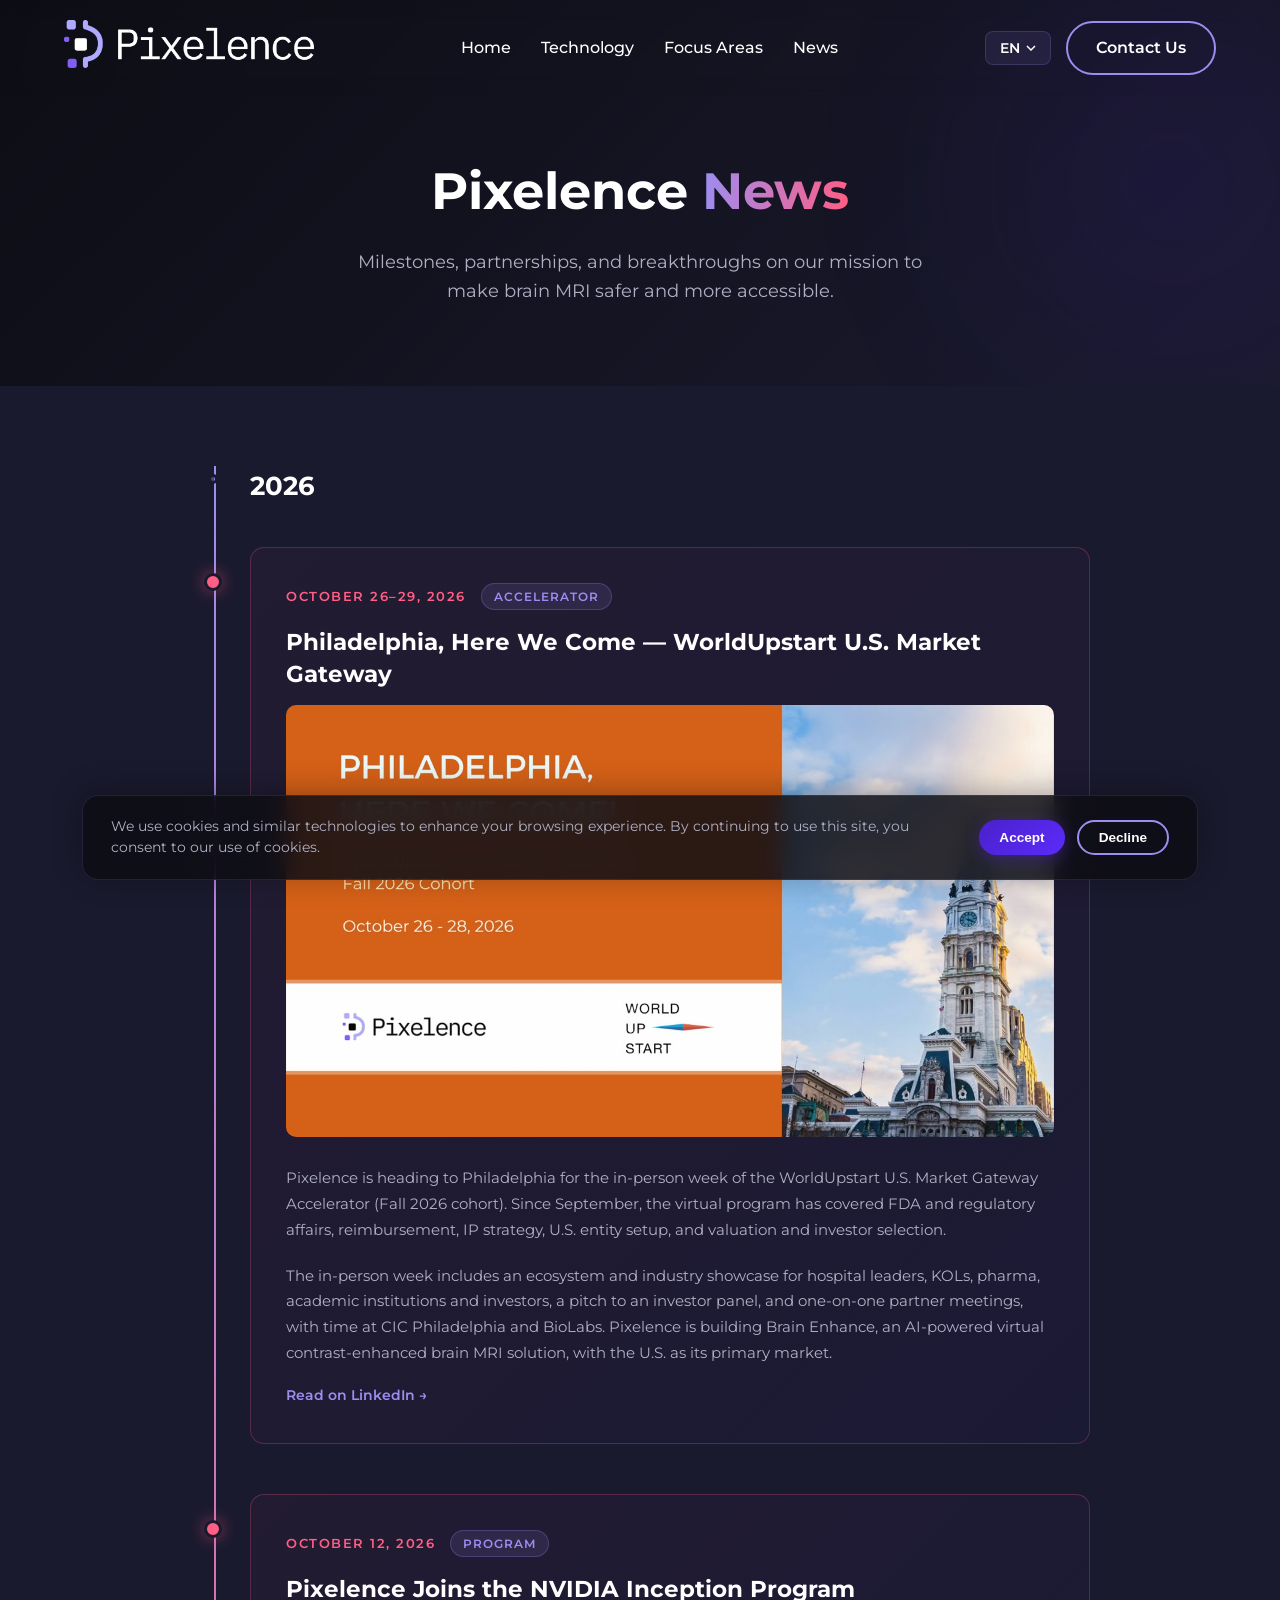
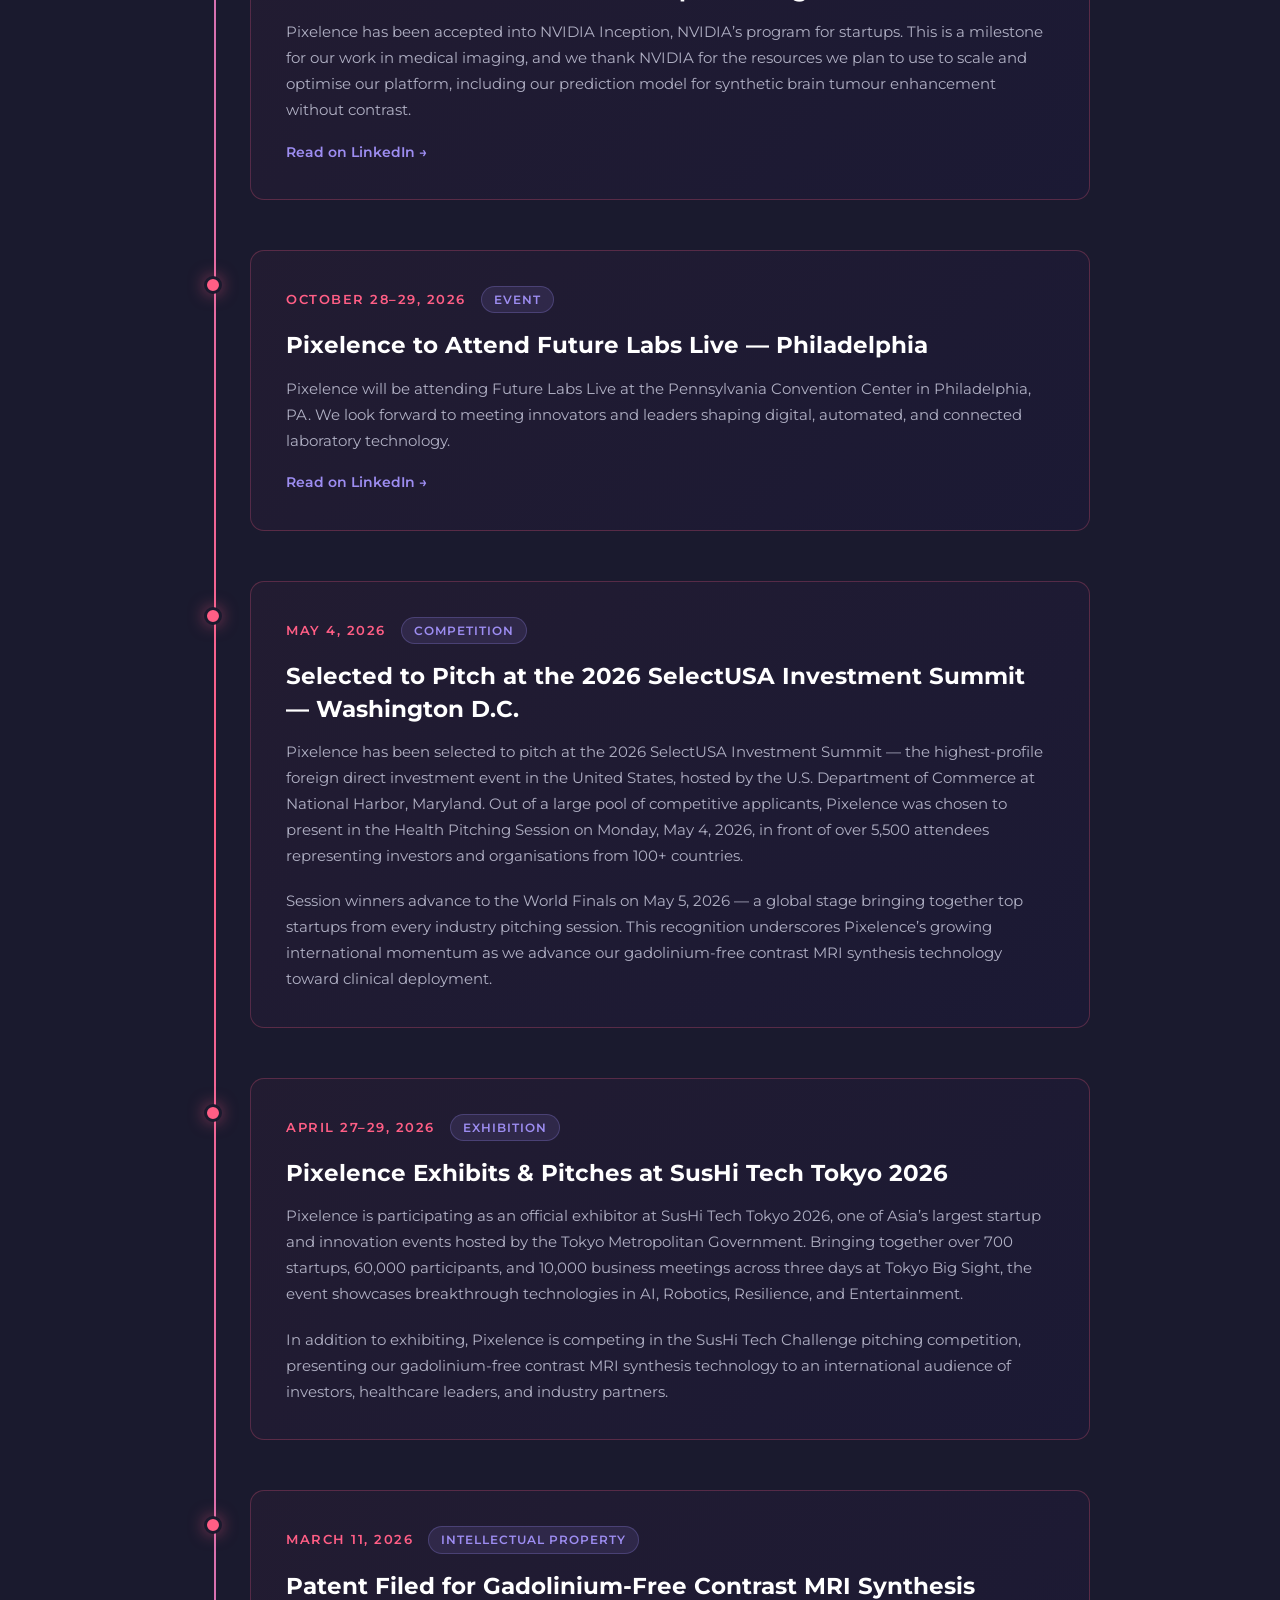
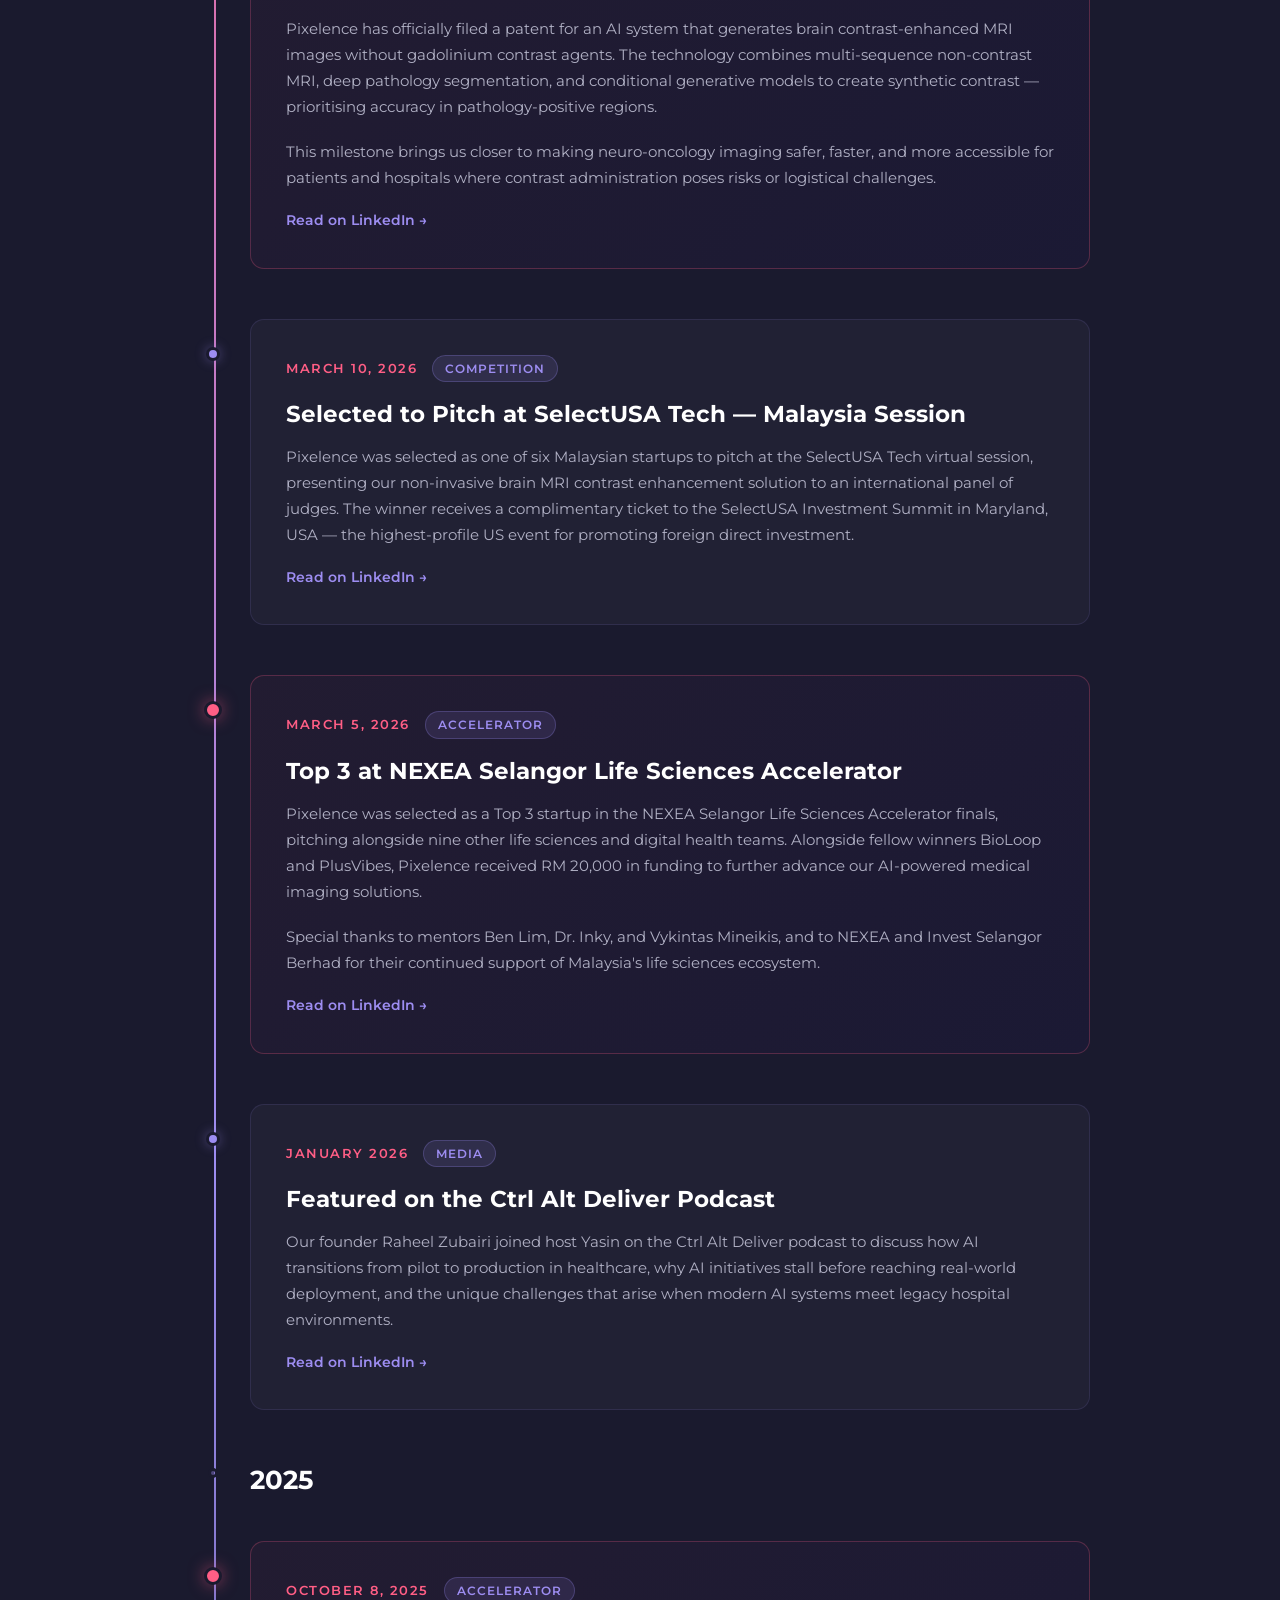
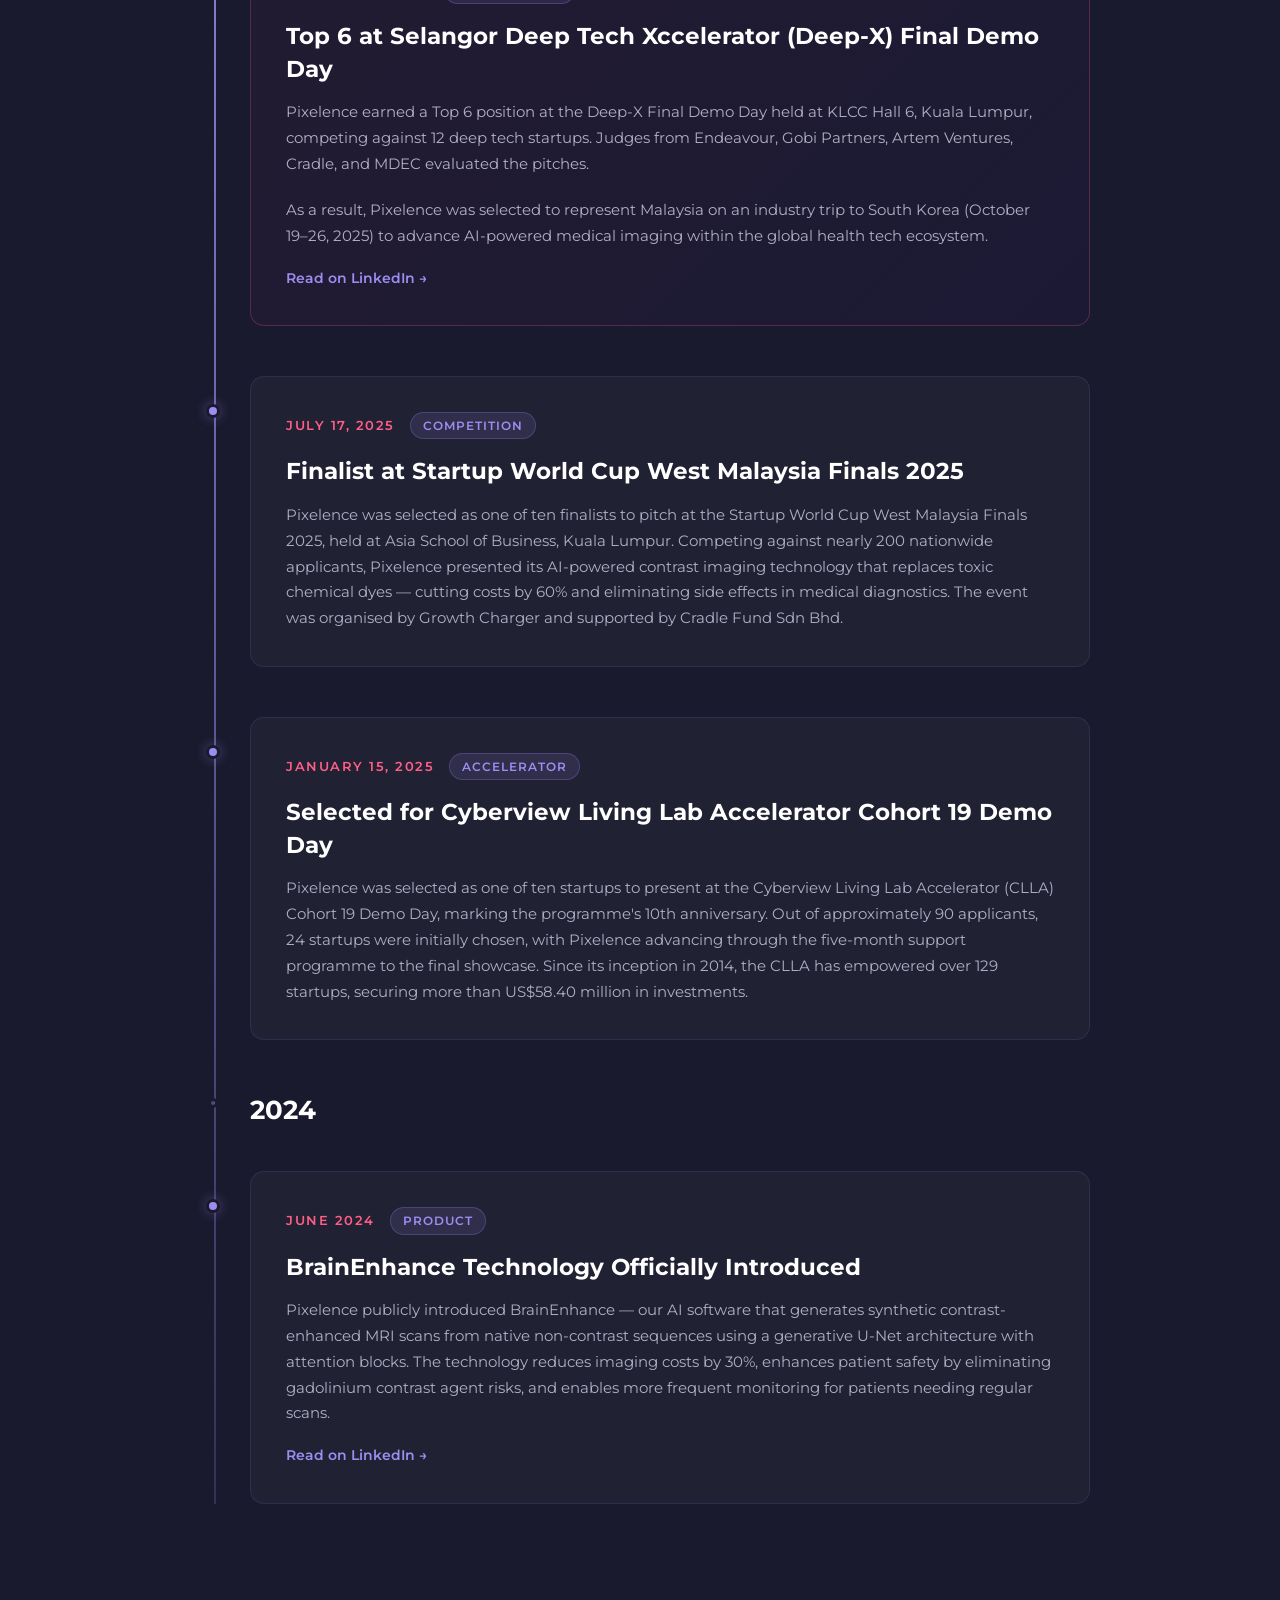
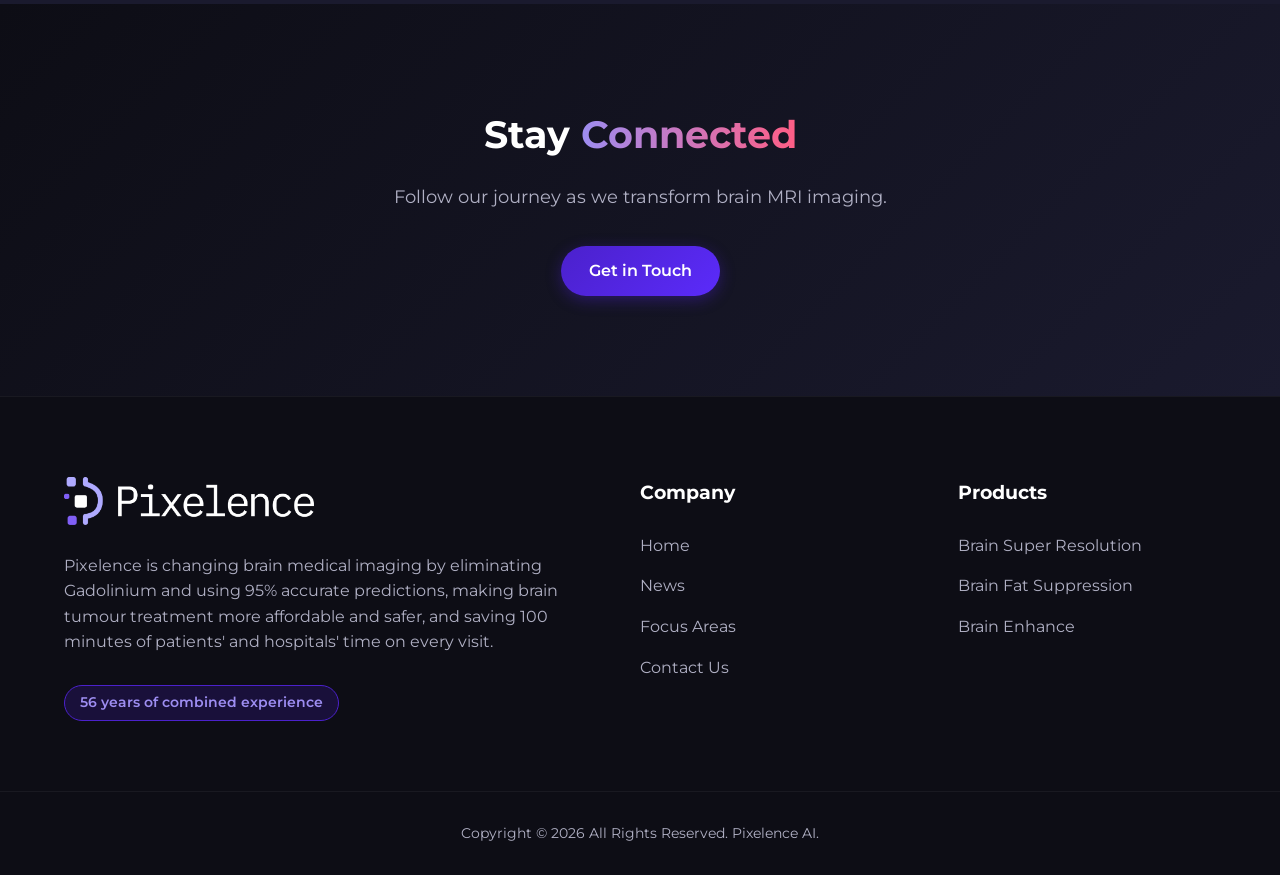
<file: news.html>
<!DOCTYPE html>
<html lang="en" data-page="news">
<head>
    <meta charset="UTF-8">
    <meta name="viewport" content="width=device-width, initial-scale=1.0">
    <title>News & Updates | Pixelence</title>
    <link href="https://fonts.googleapis.com/css2?family=Montserrat:wght@300;400;600;700;800&display=swap" rel="stylesheet">
    <link rel="stylesheet" href="styles.css">
    <style>
        /* ── Hero ── */
        .news-hero {
            padding: 150px 0 80px;
            text-align: center;
            background: linear-gradient(135deg, var(--bg-darker), var(--bg-dark));
            position: relative;
            overflow: hidden;
        }

        .news-hero::before {
            content: '';
            position: absolute;
            top: -30%;
            right: -15%;
            width: 600px;
            height: 600px;
            background: radial-gradient(circle, rgba(75, 33, 204, 0.12) 0%, transparent 70%);
            border-radius: 50%;
            filter: blur(60px);
        }

        .news-hero h1 {
            font-size: 3.2rem;
            margin-bottom: 15px;
            position: relative;
        }

        .news-hero > .container > p {
            color: var(--text-muted);
            font-size: 1.15rem;
            max-width: 600px;
            margin: 0 auto;
            position: relative;
        }

        /* ── Timeline layout ── */
        .news-section {
            padding: 80px 0 100px;
            background: var(--bg-dark);
        }

        .timeline {
            position: relative;
            max-width: 900px;
            margin: 0 auto;
            padding-left: 60px;
        }

        .timeline::before {
            content: '';
            position: absolute;
            top: 0;
            left: 24px;
            width: 2px;
            height: 100%;
            background: linear-gradient(180deg,
                var(--secondary-color),
                var(--accent-color),
                var(--secondary-color),
                rgba(157,141,241,0.2));
        }

        .timeline-item {
            position: relative;
            margin-bottom: 50px;
        }

        .timeline-item:last-child {
            margin-bottom: 0;
        }

        /* Dot on timeline */
        .timeline-dot {
            position: absolute;
            left: -44px;
            top: 28px;
            width: 14px;
            height: 14px;
            border-radius: 50%;
            background: var(--secondary-color);
            border: 3px solid var(--bg-dark);
            box-shadow: 0 0 12px rgba(157,141,241,0.4);
            z-index: 1;
        }

        .timeline-item.featured .timeline-dot {
            background: var(--accent-color);
            box-shadow: 0 0 16px rgba(255,94,133,0.5);
            width: 18px;
            height: 18px;
            left: -46px;
            top: 26px;
        }

        /* Card */
        .news-card {
            background: rgba(255, 255, 255, 0.03);
            border: 1px solid rgba(157, 141, 241, 0.12);
            border-radius: 14px;
            padding: 35px;
            transition: var(--transition);
        }

        .news-card:hover {
            transform: translateY(-4px);
            border-color: var(--secondary-color);
            box-shadow: 0 15px 35px rgba(0, 0, 0, 0.25);
        }

        .timeline-item.featured .news-card {
            border-color: rgba(255,94,133,0.25);
            background: linear-gradient(135deg, rgba(255,94,133,0.04), rgba(75,33,204,0.04));
        }

        .news-meta {
            display: flex;
            align-items: center;
            gap: 15px;
            margin-bottom: 16px;
            flex-wrap: wrap;
        }

        .news-date {
            color: var(--accent-color);
            font-size: 0.82rem;
            font-weight: 600;
            text-transform: uppercase;
            letter-spacing: 1.5px;
        }

        .news-tag {
            display: inline-block;
            padding: 3px 12px;
            background: rgba(157,141,241,0.12);
            border: 1px solid rgba(157,141,241,0.25);
            border-radius: 20px;
            color: var(--secondary-color);
            font-size: 0.75rem;
            font-weight: 600;
            text-transform: uppercase;
            letter-spacing: 1px;
        }

        .news-card h3 {
            font-size: 1.45rem;
            margin-bottom: 14px;
            color: var(--text-light);
            line-height: 1.4;
        }

        .news-card p {
            color: var(--text-muted);
            font-size: 0.95rem;
            line-height: 1.7;
            margin-bottom: 20px;
        }

        .news-card p:last-of-type {
            margin-bottom: 0;
        }

        .read-more {
            display: inline-flex;
            align-items: center;
            gap: 8px;
            color: var(--secondary-color);
            font-weight: 600;
            font-size: 0.9rem;
            transition: var(--transition);
            margin-top: 18px;
        }

        .read-more:hover {
            color: var(--primary-light);
            gap: 12px;
        }

        /* ── Year marker ── */
        .year-marker {
            position: relative;
            margin-bottom: 40px;
            padding-left: 0;
        }

        .year-marker h2 {
            font-size: 1.6rem;
            color: var(--text-light);
            position: relative;
        }

        .year-marker .timeline-dot {
            width: 10px;
            height: 10px;
            left: -42px;
            top: 8px;
            background: rgba(157,141,241,0.4);
            box-shadow: none;
        }

        /* ── CTA ── */
        .cta-section {
            padding: 100px 0;
            text-align: center;
            background: linear-gradient(135deg, var(--bg-darker) 0%, var(--bg-dark) 100%);
        }

        .cta-section h2 { font-size: 2.4rem; margin-bottom: 18px; }
        .cta-section p  { color: var(--text-muted); font-size: 1.1rem; margin-bottom: 35px; }

        /* ── Responsive ── */
        @media (max-width: 768px) {
            .news-hero h1 { font-size: 2.4rem; }
            .timeline { padding-left: 40px; }
            .timeline::before { left: 14px; }
            .timeline-dot { left: -34px; }
            .timeline-item.featured .timeline-dot { left: -36px; }
            .year-marker .timeline-dot { left: -32px; }
            .news-card { padding: 25px; }
            .news-card h3 { font-size: 1.2rem; }
        }
    </style>
</head>
<body>
    <header id="navbar" class="scrolled">
    <!-- Google tag (gtag.js) -->
    <script async src="https://www.googletagmanager.com/gtag/js?id=G-N317BBB6WX"></script>
    <script>
      window.dataLayer = window.dataLayer || [];
      function gtag(){dataLayer.push(arguments);}
      gtag('js', new Date());

      gtag('config', 'G-N317BBB6WX');
    </script>
        <div class="container nav-content">
            <div class="logo">
                <a href="index.html"><img src="Assets/Logo-White.png" alt="Pixelence" class="brand-logo"></a>
            </div>
            <nav>
                <ul class="nav-links">
                    <li><a href="index.html#home" data-i18n="nav.home">Home</a></li>
                    <li><a href="index.html#technology" data-i18n="nav.technology">Technology</a></li>
                    <li><a href="index.html#focus" data-i18n="nav.focusAreas">Focus Areas</a></li>
                    <li><a href="news.html" data-i18n="nav.news">News</a></li>
                </ul>
            </nav>
            <div class="nav-actions">
                <div class="lang-switcher">
                    <button class="lang-btn" aria-label="Select language">
                        <span id="current-lang-flag">EN</span>
                        <svg width="10" height="6" viewBox="0 0 10 6"><polyline points="1 1 5 5 9 1" fill="none" stroke="currentColor" stroke-width="1.5"/></svg>
                    </button>
                    <div class="lang-dropdown">
                        <button class="lang-option active" data-lang="en">EN English</button>
                        <button class="lang-option" data-lang="ko">KO 한국어</button>
                        <button class="lang-option" data-lang="ja">JA 日本語</button>
                        <button class="lang-option" data-lang="de">DE Deutsch</button>
                        <button class="lang-option" data-lang="fr">FR Français</button>
                    </div>
                </div>
                <a href="contact.html" class="btn btn-outline" data-i18n="nav.contact">Contact Us</a>
            </div>
            <div class="mobile-menu-btn">
                <span></span>
                <span></span>
                <span></span>
            </div>
        </div>
    </header>

    <main>
        <!-- ════════════ HERO ════════════ -->
        <section class="news-hero">
            <div class="container">
                <h1><span data-i18n="news.heroTitle">Pixelence</span> <span class="highlight" data-i18n="news.heroHighlight">News</span></h1>
                <p data-i18n="news.heroDesc">Milestones, partnerships, and breakthroughs on our mission to make brain MRI safer and more accessible.</p>
            </div>
        </section>

        <!-- ════════════ TIMELINE ════════════ -->
        <section class="news-section">
            <div class="container">
                <div class="timeline">

                    <!-- ── 2026 ── -->
                    <div class="year-marker reveal">
                        <div class="timeline-dot"></div>
                        <h2>2026</h2>
                    </div>

                    <!-- WorldUpstart U.S. Market Gateway 2026 -->
                    <div class="timeline-item featured reveal">
                        <div class="timeline-dot"></div>
                        <div class="news-card">
                            <div class="news-meta">
                                <span class="news-date">October 26&ndash;29, 2026</span>
                                <span class="news-tag">Accelerator</span>
                            </div>
                            <h3>Philadelphia, Here We Come &mdash; WorldUpstart U.S. Market Gateway</h3>
                            <img src="Assets/News/worldupstart-us-market-gateway-2026.jpg" alt="Philadelphia, Here We Come: WorldUpstart U.S. Market Gateway Fall 2026 Cohort, October 26-28, 2026" loading="lazy" style="width:100%;border-radius:10px;margin-bottom:20px;">
                            <p>Pixelence is heading to Philadelphia for the in-person week of the WorldUpstart U.S. Market Gateway Accelerator (Fall 2026 cohort). Since September, the virtual program has covered FDA and regulatory affairs, reimbursement, IP strategy, U.S. entity setup, and valuation and investor selection.</p>
                            <p>The in-person week includes an ecosystem and industry showcase for hospital leaders, KOLs, pharma, academic institutions and investors, a pitch to an investor panel, and one-on-one partner meetings, with time at CIC Philadelphia and BioLabs. Pixelence is building Brain Enhance, an AI-powered virtual contrast-enhanced brain MRI solution, with the U.S. as its primary market.</p>
                            <a href="https://www.linkedin.com/posts/rzubairi_worldupstart-philadelphia-medtech-share-7518621886973468672-fKtd/" target="_blank" class="read-more">Read on LinkedIn &rarr;</a>
                        </div>
                    </div>

                    <!-- NVIDIA Inception 2026 -->
                    <div class="timeline-item featured reveal">
                        <div class="timeline-dot"></div>
                        <div class="news-card">
                            <div class="news-meta">
                                <span class="news-date">October 12, 2026</span>
                                <span class="news-tag">Program</span>
                            </div>
                            <h3>Pixelence Joins the NVIDIA Inception Program</h3>
                            <p>Pixelence has been accepted into NVIDIA Inception, NVIDIA&rsquo;s program for startups. This is a milestone for our work in medical imaging, and we thank NVIDIA for the resources we plan to use to scale and optimise our platform, including our prediction model for synthetic brain tumour enhancement without contrast.</p>
                            <a href="https://www.linkedin.com/feed/update/urn:li:activity:7515452175079129088/" target="_blank" class="read-more">Read on LinkedIn &rarr;</a>
                        </div>
                    </div>

                    <!-- Future Labs Live 2026 -->
                    <div class="timeline-item featured reveal">
                        <div class="timeline-dot"></div>
                        <div class="news-card">
                            <div class="news-meta">
                                <span class="news-date">October 28&ndash;29, 2026</span>
                                <span class="news-tag">Event</span>
                            </div>
                            <h3>Pixelence to Attend Future Labs Live &mdash; Philadelphia</h3>
                            <p>Pixelence will be attending Future Labs Live at the Pennsylvania Convention Center in Philadelphia, PA. We look forward to meeting innovators and leaders shaping digital, automated, and connected laboratory technology.</p>
                            <a href="https://www.linkedin.com/feed/update/urn:li:activity:7517353532279181312/" target="_blank" class="read-more">Read on LinkedIn &rarr;</a>
                        </div>
                    </div>

                    <!-- SelectUSA Investment Summit 2026 -->
                    <div class="timeline-item featured reveal">
                        <div class="timeline-dot"></div>
                        <div class="news-card">
                            <div class="news-meta">
                                <span class="news-date" data-i18n="news.selectUSASummitDate">May 4, 2026</span>
                                <span class="news-tag" data-i18n="news.tagCompetition">Competition</span>
                            </div>
                            <h3 data-i18n="news.selectUSASummitTitle">Selected to Pitch at the 2026 SelectUSA Investment Summit &mdash; Washington D.C.</h3>
                            <p data-i18n="news.selectUSASummitDesc1">Pixelence has been selected to pitch at the 2026 SelectUSA Investment Summit &mdash; the highest-profile foreign direct investment event in the United States, hosted by the U.S. Department of Commerce at National Harbor, Maryland. Out of a large pool of competitive applicants, Pixelence was chosen to present in the Health Pitching Session on Monday, May 4, 2026, in front of over 5,500 attendees representing investors and organisations from 100+ countries.</p>
                            <p data-i18n="news.selectUSASummitDesc2">Session winners advance to the World Finals on May 5, 2026 &mdash; a global stage bringing together top startups from every industry pitching session. This recognition underscores Pixelence&rsquo;s growing international momentum as we advance our gadolinium-free contrast MRI synthesis technology toward clinical deployment.</p>
                        </div>
                    </div>

                    <!-- SusHi Tech Tokyo 2026 -->
                    <div class="timeline-item featured reveal">
                        <div class="timeline-dot"></div>
                        <div class="news-card">
                            <div class="news-meta">
                                <span class="news-date" data-i18n="news.sushiTechDate">April 27&ndash;29, 2026</span>
                                <span class="news-tag" data-i18n="news.tagExhibition">Exhibition</span>
                            </div>
                            <h3 data-i18n="news.sushiTechTitle">Pixelence Exhibits &amp; Pitches at SusHi Tech Tokyo 2026</h3>
                            <p data-i18n="news.sushiTechDesc1">Pixelence is participating as an official exhibitor at SusHi Tech Tokyo 2026, one of Asia&rsquo;s largest startup and innovation events hosted by the Tokyo Metropolitan Government. Bringing together over 700 startups, 60,000 participants, and 10,000 business meetings across three days at Tokyo Big Sight, the event showcases breakthrough technologies in AI, Robotics, Resilience, and Entertainment.</p>
                            <p data-i18n="news.sushiTechDesc2">In addition to exhibiting, Pixelence is competing in the SusHi Tech Challenge pitching competition, presenting our gadolinium-free contrast MRI synthesis technology to an international audience of investors, healthcare leaders, and industry partners.</p>
                        </div>
                    </div>

                    <!-- Patent Filing -->
                    <div class="timeline-item featured reveal">
                        <div class="timeline-dot"></div>
                        <div class="news-card">
                            <div class="news-meta">
                                <span class="news-date">March 11, 2026</span>
                                <span class="news-tag" data-i18n="news.tagIP">Intellectual Property</span>
                            </div>
                            <h3 data-i18n="news.patentTitle">Patent Filed for Gadolinium-Free Contrast MRI Synthesis</h3>
                            <p data-i18n="news.patentDesc1">Pixelence has officially filed a patent for an AI system that generates brain contrast-enhanced MRI images without gadolinium contrast agents. The technology combines multi-sequence non-contrast MRI, deep pathology segmentation, and conditional generative models to create synthetic contrast &mdash; prioritising accuracy in pathology-positive regions.</p>
                            <p data-i18n="news.patentDesc2">This milestone brings us closer to making neuro-oncology imaging safer, faster, and more accessible for patients and hospitals where contrast administration poses risks or logistical challenges.</p>
                            <a href="https://www.linkedin.com/posts/pixelence_today-marks-a-big-milestone-for-pixelence-activity-7437505374393372673-u4Zx/" target="_blank" class="read-more" data-i18n="news.readLinkedIn">Read on LinkedIn &rarr;</a>
                        </div>
                    </div>

                    <!-- SelectUSA -->
                    <div class="timeline-item reveal">
                        <div class="timeline-dot"></div>
                        <div class="news-card">
                            <div class="news-meta">
                                <span class="news-date">March 10, 2026</span>
                                <span class="news-tag" data-i18n="news.tagCompetition">Competition</span>
                            </div>
                            <h3 data-i18n="news.selectUSATitle">Selected to Pitch at SelectUSA Tech &mdash; Malaysia Session</h3>
                            <p data-i18n="news.selectUSADesc">Pixelence was selected as one of six Malaysian startups to pitch at the SelectUSA Tech virtual session, presenting our non-invasive brain MRI contrast enhancement solution to an international panel of judges. The winner receives a complimentary ticket to the SelectUSA Investment Summit in Maryland, USA &mdash; the highest-profile US event for promoting foreign direct investment.</p>
                            <a href="https://www.linkedin.com/posts/pixelence_excited-to-share-that-pixelence-has-been-activity-7435126965549965312-usHW/" target="_blank" class="read-more" data-i18n="news.readLinkedIn">Read on LinkedIn &rarr;</a>
                        </div>
                    </div>

                    <!-- NEXEA Top 3 -->
                    <div class="timeline-item featured reveal">
                        <div class="timeline-dot"></div>
                        <div class="news-card">
                            <div class="news-meta">
                                <span class="news-date">March 5, 2026</span>
                                <span class="news-tag" data-i18n="news.tagAccelerator">Accelerator</span>
                            </div>
                            <h3 data-i18n="news.nexeaTitle">Top 3 at NEXEA Selangor Life Sciences Accelerator</h3>
                            <p data-i18n="news.nexeaDesc1">Pixelence was selected as a Top 3 startup in the NEXEA Selangor Life Sciences Accelerator finals, pitching alongside nine other life sciences and digital health teams. Alongside fellow winners BioLoop and PlusVibes, Pixelence received RM 20,000 in funding to further advance our AI-powered medical imaging solutions.</p>
                            <p data-i18n="news.nexeaDesc2">Special thanks to mentors Ben Lim, Dr. Inky, and Vykintas Mineikis, and to NEXEA and Invest Selangor Berhad for their continued support of Malaysia's life sciences ecosystem.</p>
                            <a href="https://www.linkedin.com/posts/rzubairi_honoured-to-share-that-pixelence-has-been-activity-7435111863161614336-Zy0c/" target="_blank" class="read-more" data-i18n="news.readLinkedIn">Read on LinkedIn &rarr;</a>
                        </div>
                    </div>

                    <!-- Podcast -->
                    <div class="timeline-item reveal">
                        <div class="timeline-dot"></div>
                        <div class="news-card">
                            <div class="news-meta">
                                <span class="news-date">January 2026</span>
                                <span class="news-tag" data-i18n="news.tagMedia">Media</span>
                            </div>
                            <h3 data-i18n="news.podcastTitle">Featured on the Ctrl Alt Deliver Podcast</h3>
                            <p data-i18n="news.podcastDesc">Our founder Raheel Zubairi joined host Yasin on the Ctrl Alt Deliver podcast to discuss how AI transitions from pilot to production in healthcare, why AI initiatives stall before reaching real-world deployment, and the unique challenges that arise when modern AI systems meet legacy hospital environments.</p>
                            <a href="https://www.linkedin.com/posts/hassanbasharat_yasins-back-behind-the-mic-this-month-for-activity-7422889777802215424-IAAt/" target="_blank" class="read-more" data-i18n="news.readLinkedIn">Read on LinkedIn &rarr;</a>
                        </div>
                    </div>

                    <!-- ── 2025 ── -->
                    <div class="year-marker reveal">
                        <div class="timeline-dot"></div>
                        <h2>2025</h2>
                    </div>

                    <!-- Deep-X Demo Day -->
                    <div class="timeline-item featured reveal">
                        <div class="timeline-dot"></div>
                        <div class="news-card">
                            <div class="news-meta">
                                <span class="news-date">October 8, 2025</span>
                                <span class="news-tag" data-i18n="news.tagAccelerator">Accelerator</span>
                            </div>
                            <h3 data-i18n="news.deepXTitle">Top 6 at Selangor Deep Tech Xccelerator (Deep-X) Final Demo Day</h3>
                            <p data-i18n="news.deepXDesc1">Pixelence earned a Top 6 position at the Deep-X Final Demo Day held at KLCC Hall 6, Kuala Lumpur, competing against 12 deep tech startups. Judges from Endeavour, Gobi Partners, Artem Ventures, Cradle, and MDEC evaluated the pitches.</p>
                            <p data-i18n="news.deepXDesc2">As a result, Pixelence was selected to represent Malaysia on an industry trip to South Korea (October 19&ndash;26, 2025) to advance AI-powered medical imaging within the global health tech ecosystem.</p>
                            <a href="https://www.linkedin.com/posts/rzubairi_deepx-selangoraccelerator-pixelence-activity-7381635423472857088-08SG/" target="_blank" class="read-more" data-i18n="news.readLinkedIn">Read on LinkedIn &rarr;</a>
                        </div>
                    </div>

                    <!-- Startup World Cup -->
                    <div class="timeline-item reveal">
                        <div class="timeline-dot"></div>
                        <div class="news-card">
                            <div class="news-meta">
                                <span class="news-date">July 17, 2025</span>
                                <span class="news-tag" data-i18n="news.tagCompetition">Competition</span>
                            </div>
                            <h3 data-i18n="news.swcTitle">Finalist at Startup World Cup West Malaysia Finals 2025</h3>
                            <p data-i18n="news.swcDesc">Pixelence was selected as one of ten finalists to pitch at the Startup World Cup West Malaysia Finals 2025, held at Asia School of Business, Kuala Lumpur. Competing against nearly 200 nationwide applicants, Pixelence presented its AI-powered contrast imaging technology that replaces toxic chemical dyes &mdash; cutting costs by 60% and eliminating side effects in medical diagnostics. The event was organised by Growth Charger and supported by Cradle Fund Sdn Bhd.</p>
                        </div>
                    </div>

                    <!-- Cyberview Living Lab Accelerator -->
                    <div class="timeline-item reveal">
                        <div class="timeline-dot"></div>
                        <div class="news-card">
                            <div class="news-meta">
                                <span class="news-date">January 15, 2025</span>
                                <span class="news-tag" data-i18n="news.tagAccelerator">Accelerator</span>
                            </div>
                            <h3 data-i18n="news.cllaTitle">Selected for Cyberview Living Lab Accelerator Cohort 19 Demo Day</h3>
                            <p data-i18n="news.cllaDesc">Pixelence was selected as one of ten startups to present at the Cyberview Living Lab Accelerator (CLLA) Cohort 19 Demo Day, marking the programme's 10th anniversary. Out of approximately 90 applicants, 24 startups were initially chosen, with Pixelence advancing through the five-month support programme to the final showcase. Since its inception in 2014, the CLLA has empowered over 129 startups, securing more than US$58.40 million in investments.</p>
                        </div>
                    </div>

                    <!-- ── 2024 ── -->
                    <div class="year-marker reveal">
                        <div class="timeline-dot"></div>
                        <h2>2024</h2>
                    </div>

                    <!-- BrainEnhance Launch -->
                    <div class="timeline-item reveal">
                        <div class="timeline-dot"></div>
                        <div class="news-card">
                            <div class="news-meta">
                                <span class="news-date">June 2024</span>
                                <span class="news-tag" data-i18n="news.tagProduct">Product</span>
                            </div>
                            <h3 data-i18n="news.brainEnhanceTitle">BrainEnhance Technology Officially Introduced</h3>
                            <p data-i18n="news.brainEnhanceDesc">Pixelence publicly introduced BrainEnhance &mdash; our AI software that generates synthetic contrast-enhanced MRI scans from native non-contrast sequences using a generative U-Net architecture with attention blocks. The technology reduces imaging costs by 30%, enhances patient safety by eliminating gadolinium contrast agent risks, and enables more frequent monitoring for patients needing regular scans.</p>
                            <a href="https://www.linkedin.com/posts/pixelence_pixelence-brochure-artificial-ai-enhancement-activity-7211691536474857472-hnB0/" target="_blank" class="read-more" data-i18n="news.readLinkedIn">Read on LinkedIn &rarr;</a>
                        </div>
                    </div>

                </div>
            </div>
        </section>

        <!-- ════════════ CTA ════════════ -->
        <section class="cta-section">
            <div class="container">
                <h2><span data-i18n="news.ctaTitle">Stay</span> <span class="highlight" data-i18n="news.ctaHighlight">Connected</span></h2>
                <p data-i18n="news.ctaDesc">Follow our journey as we transform brain MRI imaging.</p>
                <a href="contact.html" class="btn btn-primary" data-i18n="news.ctaBtn">Get in Touch</a>
            </div>
        </section>
    </main>

    <footer>
        <div class="container footer-content">
            <div class="footer-brand">
                <div class="logo">
                    <a href="index.html">
                        <img src="Assets/Logo-White.png" alt="Pixelence" class="brand-logo">
                    </a>
                </div>
                <p data-i18n="footer.description">Pixelence is changing brain medical imaging by eliminating Gadolinium and using 95% accurate predictions, making brain tumour treatment more affordable and safer, and saving 100 minutes of patients' and hospitals' time on every visit.</p>
                <p class="experience-badge" data-i18n="footer.experience">56 years of combined experience</p>
            </div>
            <div class="footer-links">
                <h4 data-i18n="footer.company">Company</h4>
                <ul>
                    <li><a href="index.html#home" data-i18n="footer.home">Home</a></li>
                    <li><a href="news.html" data-i18n="footer.news">News</a></li>
                    <li><a href="index.html#focus" data-i18n="footer.focusAreas">Focus Areas</a></li>
                    <li><a href="contact.html" data-i18n="footer.contactUs">Contact Us</a></li>
                </ul>
            </div>
            <div class="footer-links">
                <h4 data-i18n="footer.products">Products</h4>
                <ul>
                    <li><a href="super-resolution.html" data-i18n="footer.brainSuperRes">Brain Super Resolution</a></li>
                    <li><a href="fat-suppression.html" data-i18n="footer.brainFatSup">Brain Fat Suppression</a></li>
                    <li><a href="enhance.html" data-i18n="footer.brainEnhance">Brain Enhance</a></li>
                </ul>
            </div>
        </div>
        <div class="footer-bottom">
            <p data-i18n="footer.copyright">Copyright &copy; 2026 All Rights Reserved. Pixelence AI.</p>
        </div>
    </footer>

    <!-- Cookie Consent Banner -->
    <div id="cookie-consent" class="cookie-banner" style="display: none;">
        <div class="cookie-content">
            <p data-i18n="cookie.message">We use cookies and similar technologies to enhance your browsing experience. By continuing to use this site, you consent to our use of cookies.</p>
            <div class="cookie-actions">
                <button id="cookie-accept" class="btn btn-primary" data-i18n="cookie.accept">Accept</button>
                <button id="cookie-decline" class="btn btn-outline" data-i18n="cookie.decline">Decline</button>
            </div>
        </div>
    </div>

    <script src="translations.js"></script>
    <script src="script.js"></script>
</body>
</html>
</file>
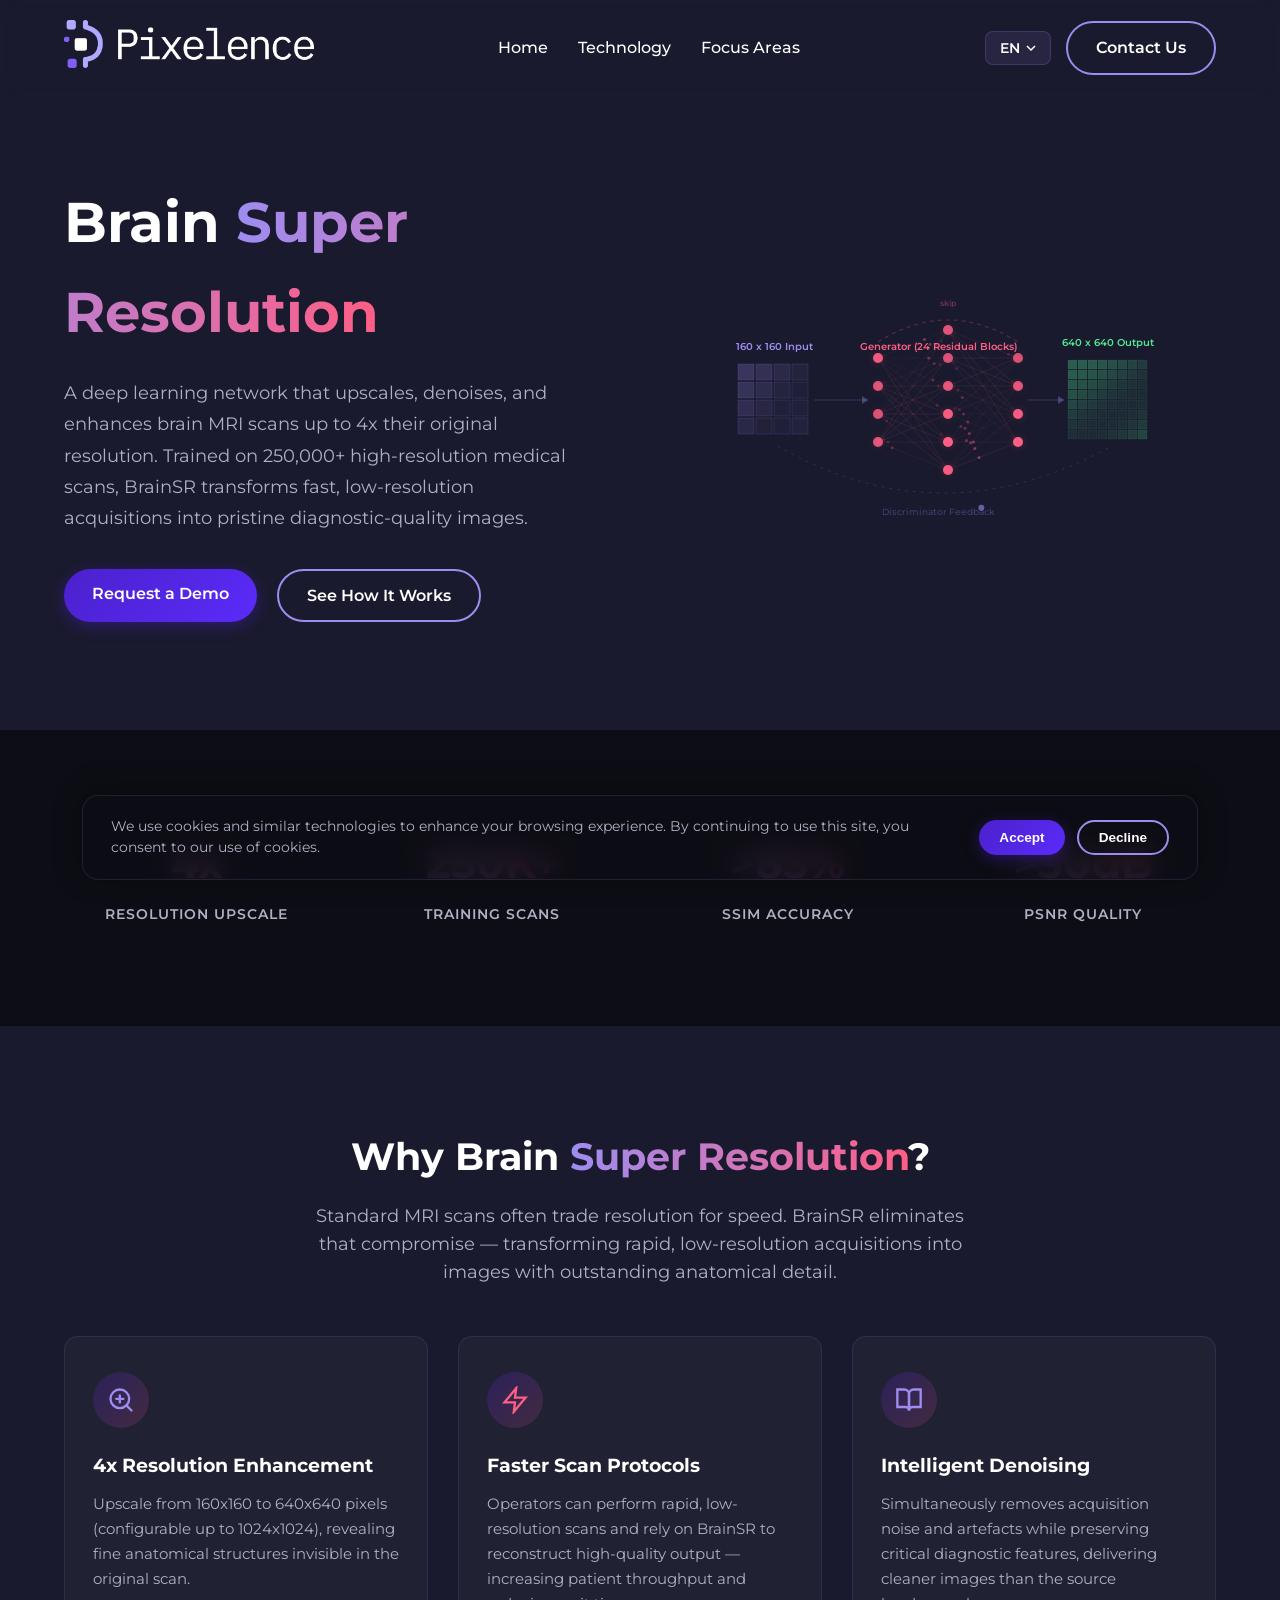
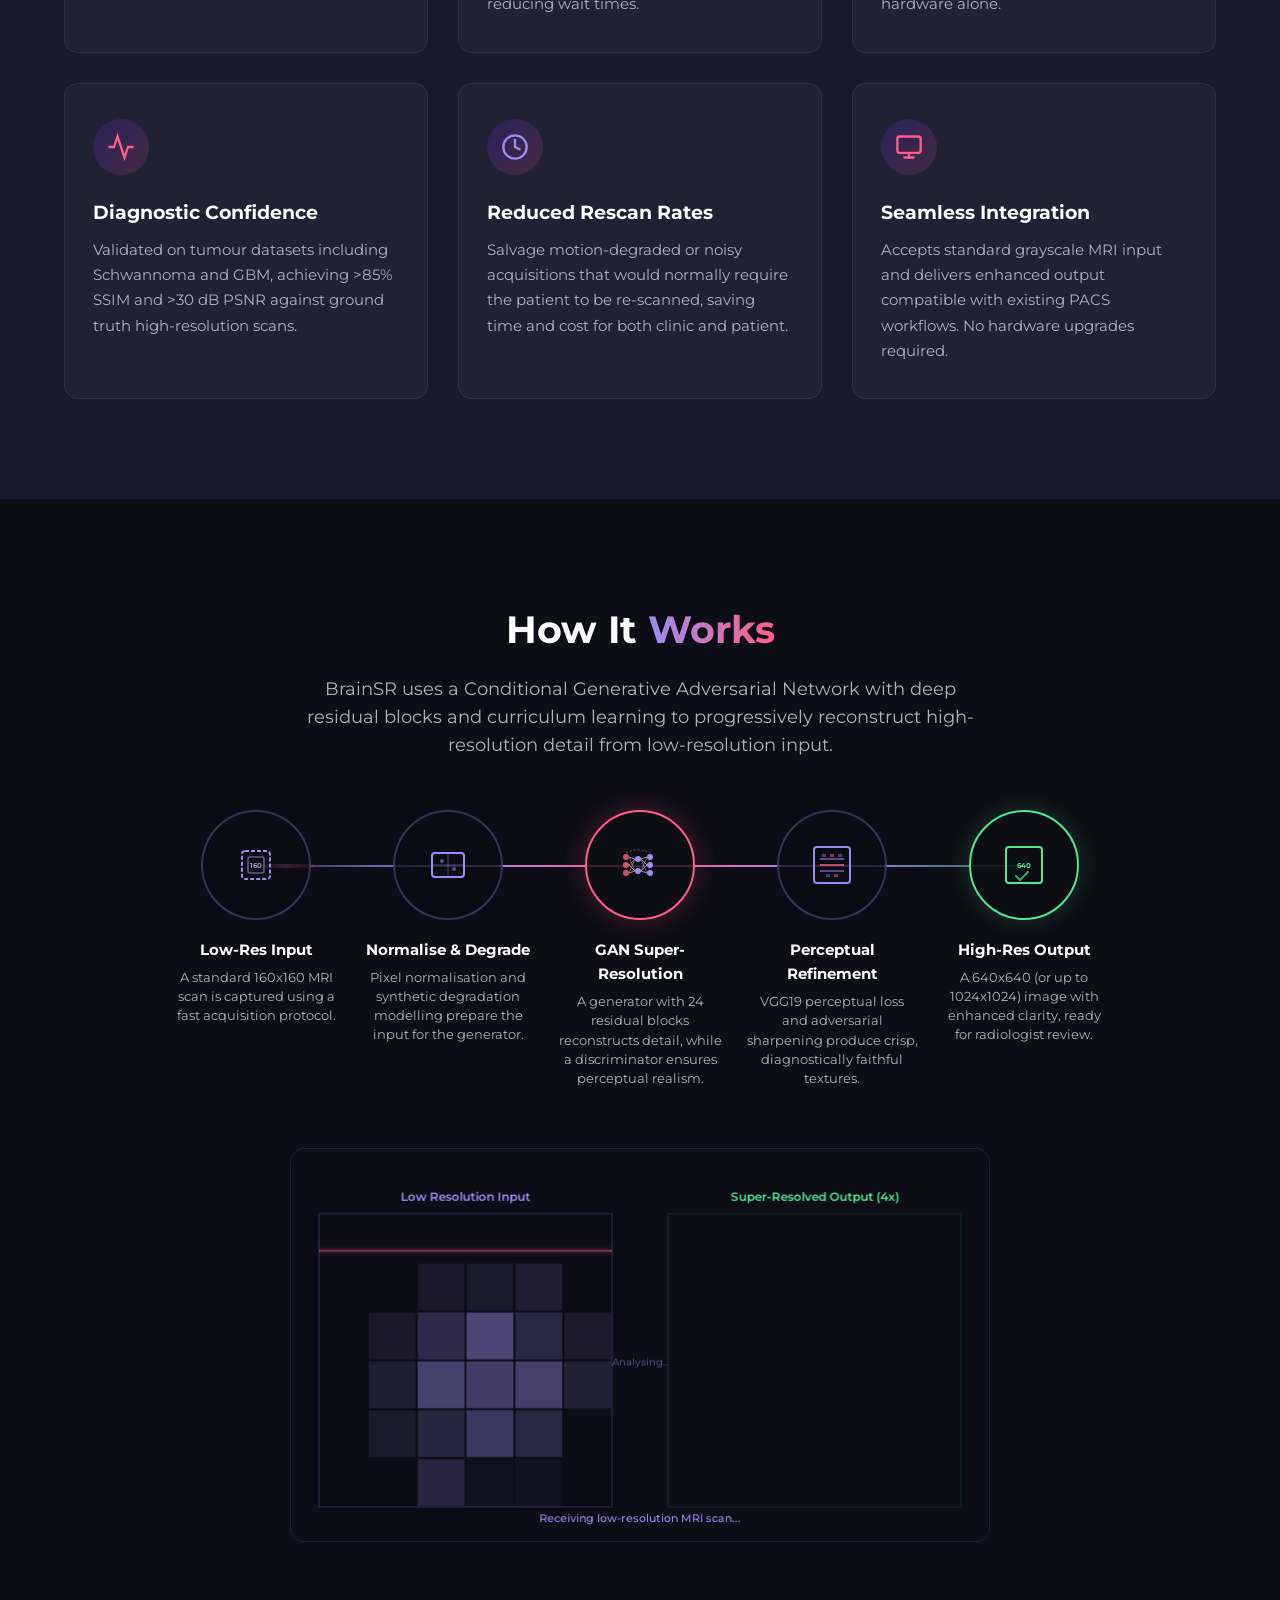
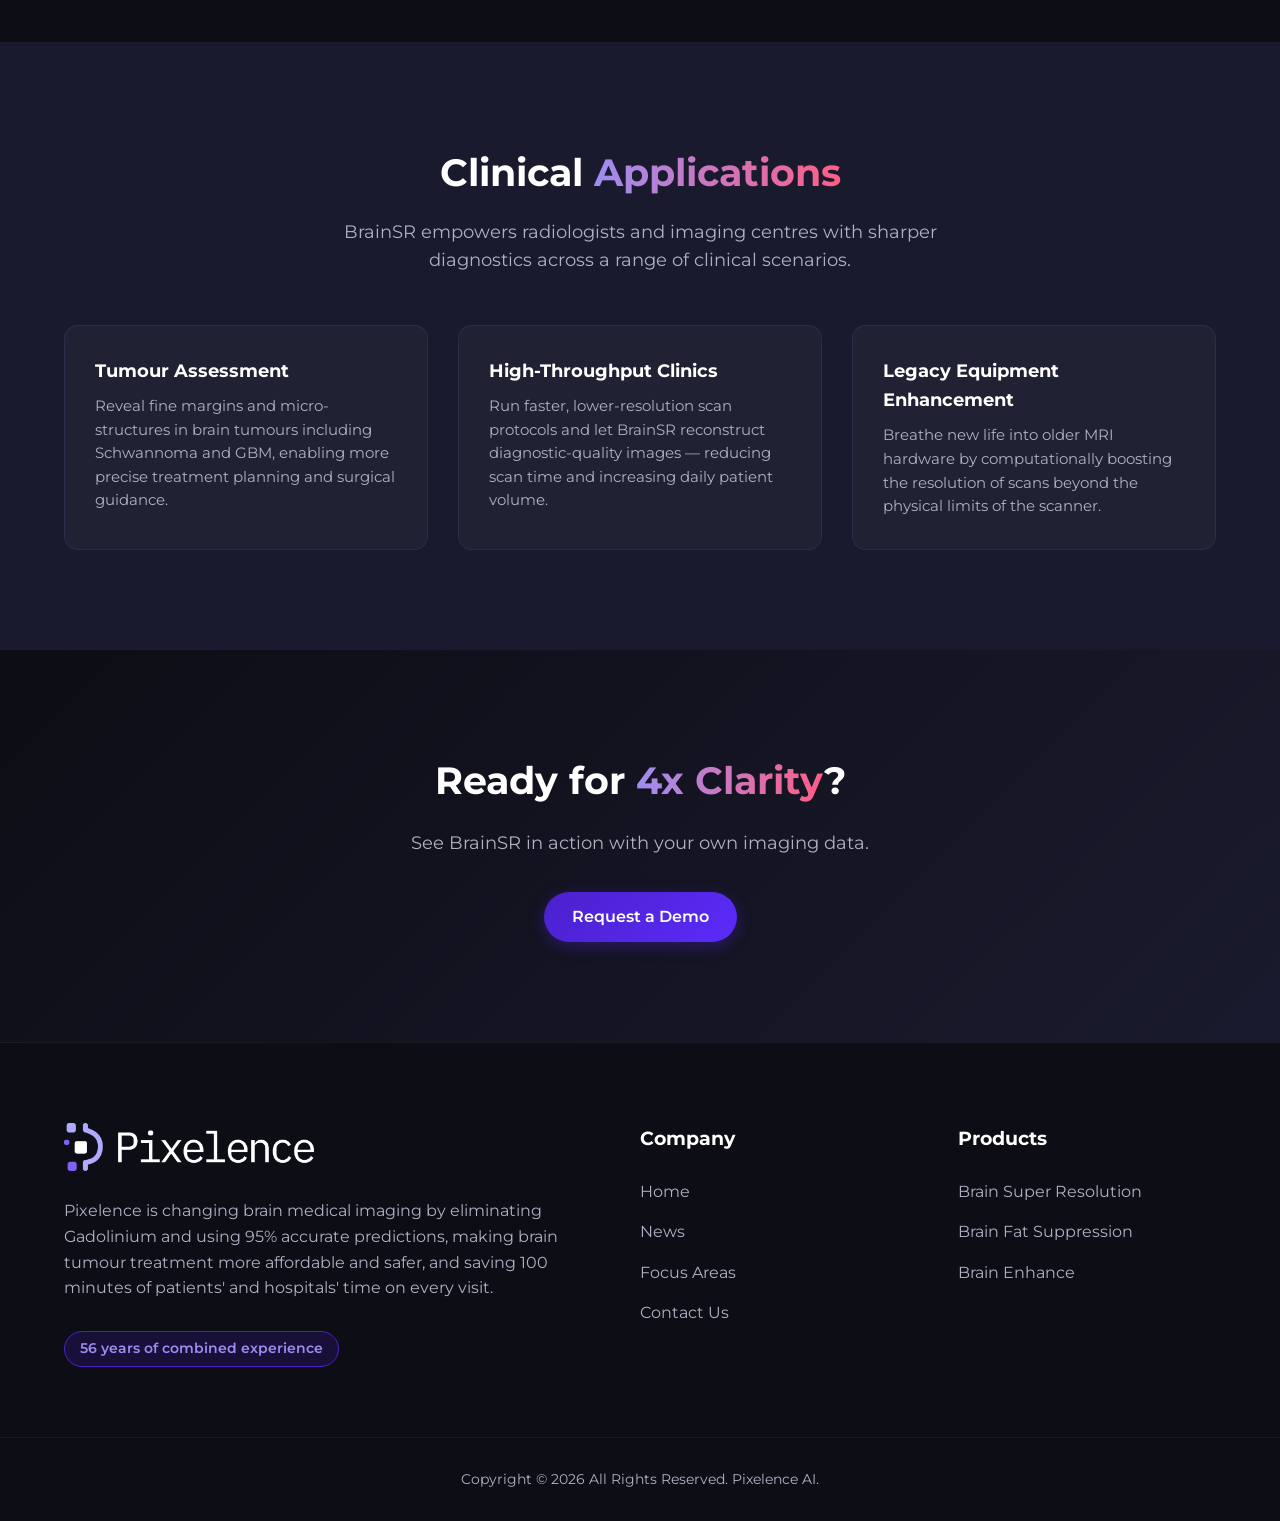
<file: super-resolution.html>
<!DOCTYPE html>
<html lang="en" data-page="sr">

<head>
    <meta charset="UTF-8">
    <meta name="viewport" content="width=device-width, initial-scale=1.0">
    <title>Brain Super Resolution | Pixelence</title>
    <link href="https://fonts.googleapis.com/css2?family=Montserrat:wght@300;400;600;700;800&display=swap"
        rel="stylesheet">
    <link rel="stylesheet" href="styles.css">
    <style>
        /* ── Hero ── */
        .product-hero {
            padding: 150px 0 80px;
        }

        .hero-subtitle {
            font-size: 1.15rem;
            color: var(--text-muted);
            line-height: 1.7;
            max-width: 520px;
        }

        /* ── SR Canvas in hero ── */
        .sr-canvas-wrap {
            position: relative;
            width: 100%;
            max-width: 500px;
            aspect-ratio: 1;
            margin: 0 auto;
        }

        .sr-canvas-wrap canvas {
            width: 100%;
            height: 100%;
            display: block;
        }

        /* ── Section basics ── */
        .section-dark {
            padding: 100px 0;
            background: var(--bg-dark);
        }

        .section-darker {
            padding: 100px 0;
            background: var(--bg-darker);
        }

        .section-title {
            font-size: 2.4rem;
            margin-bottom: 15px;
        }

        .section-lead {
            color: var(--text-muted);
            font-size: 1.1rem;
            max-width: 680px;
            margin: 0 auto 50px;
        }

        .center {
            text-align: center;
        }

        /* ── Benefits cards ── */
        .benefits-row {
            display: grid;
            grid-template-columns: repeat(3, 1fr);
            gap: 30px;
        }

        .b-card {
            background: rgba(255, 255, 255, 0.03);
            border: 1px solid rgba(157, 141, 241, 0.12);
            border-radius: 14px;
            padding: 35px 28px;
            transition: var(--transition);
        }

        .b-card:hover {
            border-color: var(--secondary-color);
            transform: translateY(-6px);
            box-shadow: 0 12px 30px rgba(75, 33, 204, 0.2);
        }

        .b-icon-circle {
            width: 56px;
            height: 56px;
            border-radius: 50%;
            background: linear-gradient(135deg, rgba(75, 33, 204, 0.25), rgba(255, 94, 133, 0.15));
            display: flex;
            align-items: center;
            justify-content: center;
            margin-bottom: 22px;
        }

        .b-card h3 {
            font-size: 1.2rem;
            margin-bottom: 10px;
        }

        .b-card p {
            color: var(--text-muted);
            font-size: 0.95rem;
            line-height: 1.65;
        }

        /* ── How-it-works pipeline ── */
        .pipeline-wrap {
            position: relative;
            max-width: 960px;
            margin: 0 auto;
        }

        .pipeline-steps {
            display: grid;
            grid-template-columns: repeat(5, 1fr);
            gap: 0;
            align-items: start;
            position: relative;
        }

        .pipe-step {
            text-align: center;
            position: relative;
            padding: 0 10px;
        }

        .pipe-visual {
            width: 110px;
            height: 110px;
            margin: 0 auto 18px;
            border-radius: 50%;
            border: 2px solid rgba(157, 141, 241, 0.3);
            display: flex;
            align-items: center;
            justify-content: center;
            position: relative;
            z-index: 1;
            overflow: hidden;
            background: rgba(13, 13, 21, 0.8);
        }

        .pipe-step:nth-child(3) .pipe-visual {
            border-color: var(--accent-color);
            box-shadow: 0 0 25px rgba(255, 94, 133, 0.25);
        }

        .pipe-step:last-child .pipe-visual {
            border-color: #50e890;
            box-shadow: 0 0 25px rgba(80, 232, 144, 0.2);
        }

        .pipe-step h4 {
            font-size: 0.95rem;
            margin-bottom: 6px;
            color: var(--text-light);
        }

        .pipe-step p {
            font-size: 0.8rem;
            color: var(--text-muted);
            line-height: 1.5;
        }

        .pipeline-line {
            position: absolute;
            top: 55px;
            left: 10%;
            right: 10%;
            height: 2px;
            background: linear-gradient(90deg,
                    rgba(157, 141, 241, 0.15),
                    var(--secondary-color),
                    var(--accent-color),
                    var(--secondary-color),
                    rgba(80, 232, 144, 0.4));
            z-index: 0;
        }

        .pipeline-line::after {
            content: '';
            position: absolute;
            top: -1px;
            left: 0;
            width: 60px;
            height: 4px;
            background: linear-gradient(90deg, transparent, var(--accent-color), transparent);
            border-radius: 2px;
            animation: pipeFlow 3s linear infinite;
        }

        @keyframes pipeFlow {
            0% {
                left: -60px;
            }

            100% {
                left: 100%;
            }
        }

        .pipe-visual svg {
            width: 48px;
            height: 48px;
        }

        /* ── SR demo canvas ── */
        .sr-demo-wrap {
            position: relative;
            max-width: 700px;
            margin: 60px auto 0;
            aspect-ratio: 16/9;
        }

        .sr-demo-wrap canvas {
            width: 100%;
            height: 100%;
            display: block;
            border-radius: 14px;
            border: 1px solid rgba(157, 141, 241, 0.15);
        }

        /* ── Metrics bar ── */
        .metrics-bar {
            display: grid;
            grid-template-columns: repeat(4, 1fr);
            gap: 30px;
            text-align: center;
        }

        .m-item h3 {
            font-size: 2.6rem;
            background: linear-gradient(90deg, var(--secondary-color), var(--accent-color));
            -webkit-background-clip: text;
            background-clip: text;
            -webkit-text-fill-color: transparent;
            margin-bottom: 6px;
        }

        .m-item p {
            color: var(--text-muted);
            font-size: 0.9rem;
            text-transform: uppercase;
            letter-spacing: 1px;
            font-weight: 600;
        }

        /* ── Use-cases ── */
        .use-cases-grid {
            display: grid;
            grid-template-columns: repeat(3, 1fr);
            gap: 30px;
        }

        .uc-card {
            background: rgba(255, 255, 255, 0.03);
            border: 1px solid rgba(157, 141, 241, 0.1);
            border-radius: 14px;
            padding: 30px;
            transition: var(--transition);
        }

        .uc-card:hover {
            border-color: var(--secondary-color);
            transform: translateY(-5px);
        }

        .uc-card h3 {
            font-size: 1.15rem;
            margin-bottom: 10px;
        }

        .uc-card p {
            color: var(--text-muted);
            font-size: 0.92rem;
            line-height: 1.6;
        }

        /* ── CTA ── */
        .cta-section {
            padding: 100px 0;
            text-align: center;
            background: linear-gradient(135deg, var(--bg-darker) 0%, var(--bg-dark) 100%);
        }

        .cta-section h2 {
            font-size: 2.4rem;
            margin-bottom: 18px;
        }

        .cta-section p {
            color: var(--text-muted);
            font-size: 1.1rem;
            margin-bottom: 35px;
        }

        /* ── Responsive ── */
        @media (max-width: 992px) {
            .hero-split {
                grid-template-columns: 1fr;
                text-align: center;
            }

            .hero-subtitle {
                margin: 0 auto;
            }

            .hero-right {
                margin-top: 40px;
            }

            .benefits-row,
            .use-cases-grid {
                grid-template-columns: 1fr 1fr;
            }

            .pipeline-steps {
                grid-template-columns: 1fr;
                gap: 30px;
            }

            .pipeline-line {
                display: none;
            }

            .metrics-bar {
                grid-template-columns: repeat(2, 1fr);
            }
        }

        @media (max-width: 600px) {

            .benefits-row,
            .use-cases-grid,
            .metrics-bar {
                grid-template-columns: 1fr;
            }
        }
    </style>
</head>

<body>
    <header id="navbar" class="scrolled">
        <!-- Google tag (gtag.js) -->
        <script async src="https://www.googletagmanager.com/gtag/js?id=G-N317BBB6WX"></script>
        <script>
            window.dataLayer = window.dataLayer || [];
            function gtag() { dataLayer.push(arguments); }
            gtag('js', new Date());

            gtag('config', 'G-N317BBB6WX');
        </script>
        <div class="container nav-content">
            <div class="logo">
                <a href="index.html"><img src="Assets/Logo-White.png" alt="Pixelence" class="brand-logo"></a>
            </div>
            <nav>
                <ul class="nav-links">
                    <li><a href="index.html#home" data-i18n="nav.home">Home</a></li>
                    <li><a href="index.html#technology" data-i18n="nav.technology">Technology</a></li>
                    <li><a href="index.html#focus" data-i18n="nav.focusAreas">Focus Areas</a></li>
                </ul>
            </nav>
            <div class="nav-actions">
                <div class="lang-switcher">
                    <button class="lang-btn" aria-label="Select language">
                        <span id="current-lang-flag">EN</span>
                        <svg width="10" height="6" viewBox="0 0 10 6">
                            <polyline points="1 1 5 5 9 1" fill="none" stroke="currentColor" stroke-width="1.5" />
                        </svg>
                    </button>
                    <div class="lang-dropdown">
                        <button class="lang-option active" data-lang="en">EN English</button>
                        <button class="lang-option" data-lang="ko">KO 한국어</button>
                        <button class="lang-option" data-lang="ja">JA 日本語</button>
                        <button class="lang-option" data-lang="de">DE Deutsch</button>
                        <button class="lang-option" data-lang="fr">FR Français</button>
                    </div>
                </div>
                <a href="contact.html" class="btn btn-outline" data-i18n="nav.contact">Contact Us</a>
            </div>
            <div class="mobile-menu-btn">
                <span></span>
                <span></span>
                <span></span>
            </div>
        </div>
    </header>

    <main>
        <!-- ════════════ HERO ════════════ -->
        <section class="product-hero">
            <div class="container hero-split">
                <div class="hero-left">
                    <h1>Brain <span class="highlight" data-i18n="sr.heroHighlight"> Super Resolution</span></h1>
                    <p class="hero-subtitle" data-i18n="sr.heroDesc">A deep learning network that upscales, denoises,
                        and enhances brain MRI scans up to 4x their original resolution. Trained on 250,000+
                        high-resolution medical scans, BrainSR transforms fast, low-resolution acquisitions into
                        pristine diagnostic-quality images.</p>
                    <div class="hero-buttons" style="margin-top:35px;">
                        <a href="contact.html" class="btn btn-primary" data-i18n="sr.btnDemo">Request a Demo</a>
                        <a href="#how-it-works" class="btn btn-outline" data-i18n="sr.btnHow">See How It Works</a>
                    </div>
                </div>
                <div class="hero-right">
                    <div class="sr-canvas-wrap">
                        <canvas id="heroSRCanvas"></canvas>
                    </div>
                </div>
            </div>
        </section>

        <!-- ════════════ METRICS ════════════ -->
        <section class="section-darker">
            <div class="container">
                <div class="metrics-bar reveal">
                    <div class="m-item">
                        <h3>4x</h3>
                        <p data-i18n="sr.metric1Label">Resolution Upscale</p>
                    </div>
                    <div class="m-item">
                        <h3>250K+</h3>
                        <p data-i18n="sr.metric2Label">Training Scans</p>
                    </div>
                    <div class="m-item">
                        <h3>&gt;85%</h3>
                        <p data-i18n="sr.metric3Label">SSIM Accuracy</p>
                    </div>
                    <div class="m-item">
                        <h3>&gt;30dB</h3>
                        <p data-i18n="sr.metric4Label">PSNR Quality</p>
                    </div>
                </div>
            </div>
        </section>

        <!-- ════════════ BENEFITS ════════════ -->
        <section class="section-dark">
            <div class="container">
                <div class="center">
                    <h2 class="section-title">Why Brain <span class="highlight" data-i18n="sr.benefitsHighlight">Super
                            Resolution</span>?</h2>
                    <p class="section-lead" data-i18n="sr.benefitsDesc">Standard MRI scans often trade resolution for
                        speed. BrainSR eliminates that compromise &mdash; transforming rapid, low-resolution
                        acquisitions into images with outstanding anatomical detail.</p>
                </div>

                <div class="benefits-row reveal">
                    <div class="b-card">
                        <div class="b-icon-circle">
                            <svg viewBox="0 0 24 24" fill="none" stroke="var(--secondary-color)" stroke-width="2"
                                stroke-linecap="round" width="28" height="28">
                                <circle cx="11" cy="11" r="8" />
                                <line x1="21" y1="21" x2="16.65" y2="16.65" />
                                <line x1="11" y1="8" x2="11" y2="14" />
                                <line x1="8" y1="11" x2="14" y2="11" />
                            </svg>
                        </div>
                        <h3 data-i18n="sr.ben1Title">4x Resolution Enhancement</h3>
                        <p data-i18n="sr.ben1Desc">Upscale from 160x160 to 640x640 pixels (configurable up to
                            1024x1024), revealing fine anatomical structures invisible in the original scan.</p>
                    </div>
                    <div class="b-card">
                        <div class="b-icon-circle">
                            <svg viewBox="0 0 24 24" fill="none" stroke="var(--accent-color)" stroke-width="2"
                                stroke-linecap="round" width="28" height="28">
                                <polygon points="13 2 3 14 12 14 11 22 21 10 12 10 13 2" />
                            </svg>
                        </div>
                        <h3 data-i18n="sr.ben2Title">Faster Scan Protocols</h3>
                        <p data-i18n="sr.ben2Desc">Operators can perform rapid, low-resolution scans and rely on BrainSR
                            to reconstruct high-quality output &mdash; increasing patient throughput and reducing wait
                            times.</p>
                    </div>
                    <div class="b-card">
                        <div class="b-icon-circle">
                            <svg viewBox="0 0 24 24" fill="none" stroke="var(--secondary-color)" stroke-width="2"
                                stroke-linecap="round" width="28" height="28">
                                <path d="M2 3h6a4 4 0 0 1 4 4v14a3 3 0 0 0-3-3H2z" />
                                <path d="M22 3h-6a4 4 0 0 0-4 4v14a3 3 0 0 1 3-3h7z" />
                            </svg>
                        </div>
                        <h3 data-i18n="sr.ben3Title">Intelligent Denoising</h3>
                        <p data-i18n="sr.ben3Desc">Simultaneously removes acquisition noise and artefacts while
                            preserving critical diagnostic features, delivering cleaner images than the source hardware
                            alone.</p>
                    </div>
                    <div class="b-card">
                        <div class="b-icon-circle">
                            <svg viewBox="0 0 24 24" fill="none" stroke="var(--accent-color)" stroke-width="2"
                                stroke-linecap="round" width="28" height="28">
                                <polyline points="22 12 18 12 15 21 9 3 6 12 2 12" />
                            </svg>
                        </div>
                        <h3 data-i18n="sr.ben4Title">Diagnostic Confidence</h3>
                        <p data-i18n="sr.ben4Desc">Validated on tumour datasets including Schwannoma and GBM, achieving
                            &gt;85% SSIM and &gt;30 dB PSNR against ground truth high-resolution scans.</p>
                    </div>
                    <div class="b-card">
                        <div class="b-icon-circle">
                            <svg viewBox="0 0 24 24" fill="none" stroke="var(--secondary-color)" stroke-width="2"
                                stroke-linecap="round" width="28" height="28">
                                <circle cx="12" cy="12" r="10" />
                                <polyline points="12 6 12 12 16 14" />
                            </svg>
                        </div>
                        <h3 data-i18n="sr.ben5Title">Reduced Rescan Rates</h3>
                        <p data-i18n="sr.ben5Desc">Salvage motion-degraded or noisy acquisitions that would normally
                            require the patient to be re-scanned, saving time and cost for both clinic and patient.</p>
                    </div>
                    <div class="b-card">
                        <div class="b-icon-circle">
                            <svg viewBox="0 0 24 24" fill="none" stroke="var(--accent-color)" stroke-width="2"
                                stroke-linecap="round" width="28" height="28">
                                <rect x="2" y="3" width="20" height="14" rx="2" ry="2" />
                                <line x1="8" y1="21" x2="16" y2="21" />
                                <line x1="12" y1="17" x2="12" y2="21" />
                            </svg>
                        </div>
                        <h3 data-i18n="sr.ben6Title">Seamless Integration</h3>
                        <p data-i18n="sr.ben6Desc">Accepts standard grayscale MRI input and delivers enhanced output
                            compatible with existing PACS workflows. No hardware upgrades required.</p>
                    </div>
                </div>
            </div>
        </section>

        <!-- ════════════ HOW IT WORKS ════════════ -->
        <section id="how-it-works" class="section-darker">
            <div class="container">
                <div class="center">
                    <h2 class="section-title">How It <span class="highlight" data-i18n="sr.howHighlight">Works</span></h2>
                    <p class="section-lead" data-i18n="sr.howDesc">BrainSR uses a Conditional Generative Adversarial
                        Network with deep residual blocks and curriculum learning to progressively reconstruct
                        high-resolution detail from low-resolution input.</p>
                </div>

                <div class="pipeline-wrap reveal">
                    <div class="pipeline-line"></div>
                    <div class="pipeline-steps">
                        <!-- Step 1 -->
                        <div class="pipe-step">
                            <div class="pipe-visual">
                                <svg viewBox="0 0 48 48" fill="none">
                                    <rect x="10" y="10" width="28" height="28" rx="3" stroke="var(--secondary-color)"
                                        stroke-width="2" stroke-dasharray="4 2" />
                                    <rect x="16" y="16" width="16" height="16" rx="2" stroke="var(--secondary-color)"
                                        stroke-width="1.5" opacity="0.6" />
                                    <text x="24" y="27" text-anchor="middle" fill="var(--text-muted)" font-size="7"
                                        font-family="Montserrat" font-weight="600">160</text>
                                </svg>
                            </div>
                            <h4 data-i18n="sr.step1Title">Low-Res Input</h4>
                            <p data-i18n="sr.step1Desc">A standard 160x160 MRI scan is captured using a fast acquisition
                                protocol.</p>
                        </div>

                        <!-- Step 2 -->
                        <div class="pipe-step">
                            <div class="pipe-visual">
                                <svg viewBox="0 0 48 48" fill="none">
                                    <rect x="8" y="12" width="32" height="24" rx="3" stroke="var(--secondary-color)"
                                        stroke-width="2" />
                                    <line x1="8" y1="24" x2="40" y2="24" stroke="var(--secondary-color)"
                                        stroke-width="1" opacity="0.4" />
                                    <line x1="24" y1="12" x2="24" y2="36" stroke="var(--secondary-color)"
                                        stroke-width="1" opacity="0.4" />
                                    <circle cx="18" cy="20" r="2" fill="var(--secondary-color)" opacity="0.5" />
                                    <circle cx="30" cy="28" r="2" fill="var(--secondary-color)" opacity="0.5" />
                                </svg>
                            </div>
                            <h4 data-i18n="sr.step2Title">Normalise &amp; Degrade</h4>
                            <p data-i18n="sr.step2Desc">Pixel normalisation and synthetic degradation modelling prepare
                                the input for the generator.</p>
                        </div>

                        <!-- Step 3 – GAN core -->
                        <div class="pipe-step">
                            <div class="pipe-visual">
                                <svg viewBox="0 0 48 48" fill="none">
                                    <!-- Generator side -->
                                    <circle cx="10" cy="16" r="3" fill="var(--accent-color)" opacity="0.8" />
                                    <circle cx="10" cy="24" r="3" fill="var(--accent-color)" opacity="0.8" />
                                    <circle cx="10" cy="32" r="3" fill="var(--accent-color)" opacity="0.8" />
                                    <!-- Residual blocks -->
                                    <circle cx="22" cy="18" r="3" fill="var(--secondary-color)" />
                                    <circle cx="22" cy="30" r="3" fill="var(--secondary-color)" />
                                    <!-- Upsampled -->
                                    <circle cx="34" cy="16" r="3" fill="var(--secondary-color)" />
                                    <circle cx="34" cy="24" r="3" fill="var(--secondary-color)" />
                                    <circle cx="34" cy="32" r="3" fill="var(--secondary-color)" />
                                    <!-- Connections -->
                                    <line x1="13" y1="16" x2="19" y2="18" stroke="var(--text-muted)"
                                        stroke-width="0.8" />
                                    <line x1="13" y1="16" x2="19" y2="30" stroke="var(--text-muted)"
                                        stroke-width="0.5" />
                                    <line x1="13" y1="24" x2="19" y2="18" stroke="var(--text-muted)"
                                        stroke-width="0.5" />
                                    <line x1="13" y1="24" x2="19" y2="30" stroke="var(--text-muted)"
                                        stroke-width="0.8" />
                                    <line x1="13" y1="32" x2="19" y2="18" stroke="var(--text-muted)"
                                        stroke-width="0.5" />
                                    <line x1="13" y1="32" x2="19" y2="30" stroke="var(--text-muted)"
                                        stroke-width="0.8" />
                                    <line x1="25" y1="18" x2="31" y2="16" stroke="var(--text-muted)"
                                        stroke-width="0.8" />
                                    <line x1="25" y1="18" x2="31" y2="24" stroke="var(--text-muted)"
                                        stroke-width="0.8" />
                                    <line x1="25" y1="18" x2="31" y2="32" stroke="var(--text-muted)"
                                        stroke-width="0.5" />
                                    <line x1="25" y1="30" x2="31" y2="16" stroke="var(--text-muted)"
                                        stroke-width="0.5" />
                                    <line x1="25" y1="30" x2="31" y2="24" stroke="var(--text-muted)"
                                        stroke-width="0.8" />
                                    <line x1="25" y1="30" x2="31" y2="32" stroke="var(--text-muted)"
                                        stroke-width="0.8" />
                                    <!-- Skip connection arc -->
                                    <path d="M10 12 Q22 6 34 12" stroke="var(--accent-color)" stroke-width="1"
                                        fill="none" stroke-dasharray="2 2" opacity="0.6" />
                                </svg>
                            </div>
                            <h4 data-i18n="sr.step3Title">GAN Super-Resolution</h4>
                            <p data-i18n="sr.step3Desc">A generator with 24 residual blocks reconstructs detail, while a
                                discriminator ensures perceptual realism.</p>
                        </div>

                        <!-- Step 4 -->
                        <div class="pipe-step">
                            <div class="pipe-visual">
                                <svg viewBox="0 0 48 48" fill="none">
                                    <rect x="6" y="6" width="36" height="36" rx="3" stroke="var(--secondary-color)"
                                        stroke-width="2" />
                                    <!-- sharpening lines -->
                                    <line x1="12" y1="18" x2="36" y2="18" stroke="var(--secondary-color)"
                                        stroke-width="1.2" />
                                    <line x1="12" y1="24" x2="36" y2="24" stroke="var(--accent-color)"
                                        stroke-width="1.5" />
                                    <line x1="12" y1="30" x2="36" y2="30" stroke="var(--secondary-color)"
                                        stroke-width="1.2" />
                                    <!-- detail pixels -->
                                    <rect x="14" y="13" width="4" height="3" rx="0.5" fill="var(--secondary-color)"
                                        opacity="0.4" />
                                    <rect x="22" y="13" width="4" height="3" rx="0.5" fill="var(--accent-color)"
                                        opacity="0.5" />
                                    <rect x="30" y="13" width="4" height="3" rx="0.5" fill="var(--secondary-color)"
                                        opacity="0.4" />
                                    <rect x="18" y="33" width="4" height="3" rx="0.5" fill="var(--secondary-color)"
                                        opacity="0.4" />
                                    <rect x="26" y="33" width="4" height="3" rx="0.5" fill="var(--accent-color)"
                                        opacity="0.5" />
                                </svg>
                            </div>
                            <h4 data-i18n="sr.step4Title">Perceptual Refinement</h4>
                            <p data-i18n="sr.step4Desc">VGG19 perceptual loss and adversarial sharpening produce crisp,
                                diagnostically faithful textures.</p>
                        </div>

                        <!-- Step 5 -->
                        <div class="pipe-step">
                            <div class="pipe-visual">
                                <svg viewBox="0 0 48 48" fill="none">
                                    <rect x="6" y="6" width="36" height="36" rx="3" stroke="#50e890" stroke-width="2" />
                                    <text x="24" y="27" text-anchor="middle" fill="#50e890" font-size="7"
                                        font-family="Montserrat" font-weight="700">640</text>
                                    <path d="M16 35l4 4 8-8" stroke="#50e890" stroke-width="2" stroke-linecap="round"
                                        stroke-linejoin="round" opacity="0.7" />
                                </svg>
                            </div>
                            <h4 data-i18n="sr.step5Title">High-Res Output</h4>
                            <p data-i18n="sr.step5Desc">A 640x640 (or up to 1024x1024) image with enhanced clarity,
                                ready for radiologist review.</p>
                        </div>
                    </div>
                </div>

                <!-- Animated SR demo canvas -->
                <div class="sr-demo-wrap reveal">
                    <canvas id="srDemoCanvas"></canvas>
                </div>
            </div>
        </section>

        <!-- ════════════ CLINICAL USE CASES ════════════ -->
        <section class="section-dark">
            <div class="container">
                <div class="center">
                    <h2 class="section-title">Clinical <span class="highlight"
                            data-i18n="sr.useCasesHighlight">Applications</span></h2>
                    <p class="section-lead" data-i18n="sr.useCasesDesc">BrainSR empowers radiologists and imaging
                        centres with sharper diagnostics across a range of clinical scenarios.</p>
                </div>

                <div class="use-cases-grid reveal">
                    <div class="uc-card">
                        <h3 data-i18n="sr.uc1Title">Tumour Assessment</h3>
                        <p data-i18n="sr.uc1Desc">Reveal fine margins and micro-structures in brain tumours including
                            Schwannoma and GBM, enabling more precise treatment planning and surgical guidance.</p>
                    </div>
                    <div class="uc-card">
                        <h3 data-i18n="sr.uc2Title">High-Throughput Clinics</h3>
                        <p data-i18n="sr.uc2Desc">Run faster, lower-resolution scan protocols and let BrainSR
                            reconstruct diagnostic-quality images &mdash; reducing scan time and increasing daily
                            patient volume.</p>
                    </div>
                    <div class="uc-card">
                        <h3 data-i18n="sr.uc3Title">Legacy Equipment Enhancement</h3>
                        <p data-i18n="sr.uc3Desc">Breathe new life into older MRI hardware by computationally boosting
                            the resolution of scans beyond the physical limits of the scanner.</p>
                    </div>
                </div>
            </div>
        </section>

        <!-- ════════════ CTA ════════════ -->
        <section class="cta-section">
            <div class="container">
                <h2>Ready for <span class="highlight" data-i18n="sr.ctaHighlight">4x Clarity</span>?</h2>
                <p data-i18n="sr.ctaDesc">See BrainSR in action with your own imaging data.</p>
                <a href="contact.html" class="btn btn-primary" data-i18n="sr.ctaBtn">Request a Demo</a>
            </div>
        </section>
    </main>

    <footer>
        <div class="container footer-content">
            <div class="footer-brand">
                <div class="logo">
                    <a href="index.html">
                        <img src="Assets/Logo-White.png" alt="Pixelence" class="brand-logo">
                    </a>
                </div>
                <p data-i18n="footer.description">Pixelence is changing brain medical imaging by eliminating Gadolinium
                    and using 95% accurate predictions, making brain tumour treatment more affordable and safer, and
                    saving 100 minutes of patients' and hospitals' time on every visit.</p>
                <p class="experience-badge" data-i18n="footer.experience">56 years of combined experience</p>
            </div>
            <div class="footer-links">
                <h4 data-i18n="footer.company">Company</h4>
                <ul>
                    <li><a href="index.html#home" data-i18n="footer.home">Home</a></li>
                    <li><a href="news.html" data-i18n="footer.news">News</a></li>
                    <li><a href="index.html#focus" data-i18n="footer.focusAreas">Focus Areas</a></li>
                    <li><a href="contact.html" data-i18n="footer.contactUs">Contact Us</a></li>
                </ul>
            </div>
            <div class="footer-links">
                <h4 data-i18n="footer.products">Products</h4>
                <ul>
                    <li><a href="super-resolution.html" data-i18n="footer.brainSuperRes">Brain Super Resolution</a></li>
                    <li><a href="fat-suppression.html" data-i18n="footer.brainFatSup">Brain Fat Suppression</a></li>
                    <li><a href="enhance.html" data-i18n="footer.brainEnhance">Brain Enhance</a></li>
                </ul>
            </div>
        </div>
        <div class="footer-bottom">
            <p data-i18n="footer.copyright">Copyright &copy; 2026 All Rights Reserved. Pixelence AI.</p>
        </div>
    </footer>

    <!-- Cookie Consent Banner -->
    <div id="cookie-consent" class="cookie-banner" style="display: none;">
        <div class="cookie-content">
            <p data-i18n="cookie.message">We use cookies and similar technologies to enhance your browsing experience.
                By continuing to use this site, you consent to our use of cookies.</p>
            <div class="cookie-actions">
                <button id="cookie-accept" class="btn btn-primary" data-i18n="cookie.accept">Accept</button>
                <button id="cookie-decline" class="btn btn-outline" data-i18n="cookie.decline">Decline</button>
            </div>
        </div>
    </div>

    <script src="translations.js"></script>
    <script src="script.js"></script>
    <script>
        /* ──────────────────────────────────────────────
           HERO – Animated GAN Super-Resolution Network
           Shows low-res pixels → residual blocks → upsampled output
           ────────────────────────────────────────────── */
        (function () {
            const c = document.getElementById('heroSRCanvas');
            if (!c) return;
            const ctx = c.getContext('2d');
            let W, H;

            function resize() {
                const r = window.devicePixelRatio || 1;
                const rect = c.parentElement.getBoundingClientRect();
                W = rect.width; H = rect.height;
                c.width = W * r; c.height = H * r;
                ctx.setTransform(r, 0, 0, r, 0, 0);
            }
            resize();
            window.addEventListener('resize', resize);

            const primary = '#9D8DF1';
            const accent = '#FF5E85';
            const green = '#50e890';
            let t = 0;

            // Network layout: Input(4x4 pixel grid) → ResBlocks(3 layers) → Upsample → Output(8x8 grid)
            function draw() {
                t += 0.012;
                ctx.clearRect(0, 0, W, H);

                const cx = W / 2;
                const cy = H / 2;

                // ── Left: Low-res pixel grid (blurry) ──
                const gridL = 4;
                const cellL = 18;
                const startLX = cx - 200;
                const startLY = cy - (gridL * cellL) / 2;

                ctx.font = '600 10px Montserrat, sans-serif';
                ctx.textAlign = 'center';
                ctx.fillStyle = primary;
                ctx.fillText('160 x 160 Input', startLX + (gridL * cellL) / 2, startLY - 14);

                for (let r = 0; r < gridL; r++) {
                    for (let col = 0; col < gridL; col++) {
                        const x = startLX + col * cellL;
                        const y = startLY + r * cellL;
                        const brightness = 0.15 + Math.sin(t * 2 + r * 0.5 + col * 0.7) * 0.1;
                        ctx.fillStyle = `rgba(157,141,241,${brightness})`;
                        ctx.fillRect(x, y, cellL - 2, cellL - 2);
                        ctx.strokeStyle = `rgba(157,141,241,0.3)`;
                        ctx.lineWidth = 0.5;
                        ctx.strokeRect(x, y, cellL - 2, cellL - 2);
                    }
                }

                // ── Middle: Residual blocks + connections ──
                const resLayers = [4, 6, 4];
                const layerSpacing = 70;
                const nodeSpacing = 28;
                const resStartX = cx - 60;

                // Draw label
                ctx.fillStyle = accent;
                ctx.fillText('Generator (24 Residual Blocks)', cx, startLY - 14);

                const allNodes = [];

                for (let l = 0; l < resLayers.length; l++) {
                    const layerNodes = [];
                    const lx = resStartX + l * layerSpacing;
                    const count = resLayers[l];
                    for (let n = 0; n < count; n++) {
                        const ny = cy + (n - (count - 1) / 2) * nodeSpacing;
                        layerNodes.push({ x: lx, y: ny });
                    }
                    allNodes.push(layerNodes);
                }

                // Connections between layers
                for (let l = 0; l < allNodes.length - 1; l++) {
                    for (let i = 0; i < allNodes[l].length; i++) {
                        for (let j = 0; j < allNodes[l + 1].length; j++) {
                            const a = allNodes[l][i], b = allNodes[l + 1][j];
                            const phase = (t * 2 + l * 0.4 + i * 0.15 + j * 0.1) % 1;
                            const alpha = 0.05 + 0.1 * Math.sin(phase * Math.PI);
                            ctx.strokeStyle = `rgba(255,94,133,${alpha})`;
                            ctx.lineWidth = 0.8;
                            ctx.beginPath();
                            ctx.moveTo(a.x, a.y);
                            ctx.lineTo(b.x, b.y);
                            ctx.stroke();

                            // data pulse
                            const dp = (t * 0.7 + l * 0.2 + i * 0.08 + j * 0.06) % 1;
                            const dx = a.x + (b.x - a.x) * dp;
                            const dy = a.y + (b.y - a.y) * dp;
                            ctx.fillStyle = `rgba(255,94,133,${Math.sin(dp * Math.PI) * 0.5})`;
                            ctx.beginPath();
                            ctx.arc(dx, dy, 1.5, 0, Math.PI * 2);
                            ctx.fill();
                        }
                    }
                }

                // Skip connection (residual)
                if (allNodes.length >= 3) {
                    const skipAlpha = 0.2 + Math.sin(t * 3) * 0.15;
                    ctx.strokeStyle = `rgba(255,94,133,${skipAlpha})`;
                    ctx.lineWidth = 1.2;
                    ctx.setLineDash([4, 4]);
                    ctx.beginPath();
                    const sa = allNodes[0][0], sb = allNodes[2][0];
                    ctx.moveTo(sa.x, sa.y - 16);
                    ctx.quadraticCurveTo((sa.x + sb.x) / 2, sa.y - 60, sb.x, sb.y - 16);
                    ctx.stroke();
                    ctx.setLineDash([]);

                    // Label skip connection
                    ctx.font = '500 8px Montserrat, sans-serif';
                    ctx.fillStyle = `rgba(255,94,133,${skipAlpha + 0.2})`;
                    ctx.fillText('skip', (sa.x + sb.x) / 2, sa.y - 52);
                }

                // Nodes
                for (let l = 0; l < allNodes.length; l++) {
                    for (let n = 0; n < allNodes[l].length; n++) {
                        const { x, y } = allNodes[l][n];
                        const pulse = Math.sin(t * 3 + l + n) * 0.3 + 0.7;
                        const col = accent;

                        const grad = ctx.createRadialGradient(x, y, 0, x, y, 14);
                        grad.addColorStop(0, col);
                        grad.addColorStop(1, 'transparent');
                        ctx.globalAlpha = pulse * 0.2;
                        ctx.fillStyle = grad;
                        ctx.beginPath();
                        ctx.arc(x, y, 14, 0, Math.PI * 2);
                        ctx.fill();
                        ctx.globalAlpha = 1;

                        ctx.fillStyle = col;
                        ctx.globalAlpha = 0.7 + pulse * 0.3;
                        ctx.beginPath();
                        ctx.arc(x, y, 5, 0, Math.PI * 2);
                        ctx.fill();
                        ctx.globalAlpha = 1;
                    }
                }

                // ── Connecting arrows: input grid → network ──
                const arrowAlpha = 0.15 + Math.sin(t * 2) * 0.1;
                ctx.strokeStyle = `rgba(157,141,241,${arrowAlpha})`;
                ctx.lineWidth = 1.2;
                const gridRightX = startLX + gridL * cellL + 4;
                const netLeftX = allNodes[0][0].x - 10;
                ctx.beginPath();
                ctx.moveTo(gridRightX, cy);
                ctx.lineTo(netLeftX, cy);
                ctx.stroke();
                // arrow head
                ctx.fillStyle = `rgba(157,141,241,${arrowAlpha + 0.1})`;
                ctx.beginPath();
                ctx.moveTo(netLeftX, cy);
                ctx.lineTo(netLeftX - 6, cy - 4);
                ctx.lineTo(netLeftX - 6, cy + 4);
                ctx.closePath();
                ctx.fill();

                // ── Connecting arrow: network → output grid ──
                const lastLayer = allNodes[allNodes.length - 1];
                const netRightX = lastLayer[0].x + 10;
                const gridRStartX = cx + 130;
                ctx.strokeStyle = `rgba(157,141,241,${arrowAlpha})`;
                ctx.beginPath();
                ctx.moveTo(netRightX, cy);
                ctx.lineTo(gridRStartX - 4, cy);
                ctx.stroke();
                ctx.fillStyle = `rgba(157,141,241,${arrowAlpha + 0.1})`;
                ctx.beginPath();
                ctx.moveTo(gridRStartX - 4, cy);
                ctx.lineTo(gridRStartX - 10, cy - 4);
                ctx.lineTo(gridRStartX - 10, cy + 4);
                ctx.closePath();
                ctx.fill();

                // ── Right: High-res pixel grid (sharp) ──
                const gridH = 8;
                const cellH = 10;
                const startHX = gridRStartX;
                const startHY = cy - (gridH * cellH) / 2;

                ctx.font = '600 10px Montserrat, sans-serif';
                ctx.fillStyle = green;
                ctx.fillText('640 x 640 Output', startHX + (gridH * cellH) / 2, startHY - 14);

                for (let r = 0; r < gridH; r++) {
                    for (let col = 0; col < gridH; col++) {
                        const x = startHX + col * cellH;
                        const y = startHY + r * cellH;
                        const wave = Math.sin(t * 1.5 + r * 0.4 + col * 0.3);
                        const brightness = 0.2 + wave * 0.12;
                        ctx.fillStyle = `rgba(80,232,144,${brightness})`;
                        ctx.fillRect(x, y, cellH - 1, cellH - 1);
                        ctx.strokeStyle = `rgba(80,232,144,0.2)`;
                        ctx.lineWidth = 0.3;
                        ctx.strokeRect(x, y, cellH - 1, cellH - 1);
                    }
                }

                // ── Discriminator feedback loop (bottom arc) ──
                const discAlpha = 0.12 + Math.sin(t * 2.5) * 0.08;
                ctx.strokeStyle = `rgba(157,141,241,${discAlpha})`;
                ctx.lineWidth = 1;
                ctx.setLineDash([3, 5]);
                ctx.beginPath();
                ctx.moveTo(startHX + (gridH * cellH) / 2, startHY + gridH * cellH + 8);
                ctx.quadraticCurveTo(cx, cy + 140, startLX + (gridL * cellL) / 2, startLY + gridL * cellL + 8);
                ctx.stroke();
                ctx.setLineDash([]);

                ctx.font = '500 9px Montserrat, sans-serif';
                ctx.fillStyle = `rgba(157,141,241,${discAlpha + 0.15})`;
                ctx.fillText('Discriminator Feedback', cx, cy + 115);

                // Travelling dot on feedback arc
                const fbProgress = (t * 0.4) % 1;
                const fbX = startHX + (gridH * cellH) / 2 + (startLX + (gridL * cellL) / 2 - startHX - (gridH * cellH) / 2) * fbProgress;
                const fbBaseY = startHY + gridH * cellH + 8;
                const fbPeakY = cy + 140;
                const fbY = fbBaseY + (fbPeakY - fbBaseY) * Math.sin(fbProgress * Math.PI) * 0.7;
                ctx.fillStyle = primary;
                ctx.globalAlpha = 0.6;
                ctx.beginPath();
                ctx.arc(fbX, fbY, 3, 0, Math.PI * 2);
                ctx.fill();
                ctx.globalAlpha = 1;

                requestAnimationFrame(draw);
            }

            draw();
        })();

        /* ──────────────────────────────────────────────
           SR DEMO – Animated progressive resolution
           enhancement showing pixel reconstruction
           ────────────────────────────────────────────── */
        (function () {
            const c = document.getElementById('srDemoCanvas');
            if (!c) return;
            const ctx = c.getContext('2d');
            let W, H;

            function resize() {
                const r = window.devicePixelRatio || 1;
                const rect = c.parentElement.getBoundingClientRect();
                W = rect.width; H = rect.height || rect.width * 0.5625;
                c.width = W * r; c.height = H * r;
                ctx.setTransform(r, 0, 0, r, 0, 0);
            }
            resize();
            window.addEventListener('resize', resize);

            const primary = '#9D8DF1';
            const accent = '#FF5E85';
            const green = '#50e890';
            let t = 0;

            // Generate a stable brain-like pattern
            const patternSeed = [];
            for (let i = 0; i < 64; i++) {
                patternSeed.push(Math.random());
            }

            function getBrainBrightness(gx, gy, gridSize) {
                // Create a brain-shaped mask
                const cx = gridSize / 2, cy = gridSize / 2;
                const dx = (gx - cx) / cx, dy = (gy - cy) / cy;
                const dist = Math.sqrt(dx * dx + dy * dy);
                if (dist > 0.9) return 0;
                // Brain-like intensity
                const idx = (gx * 8 + gy) % patternSeed.length;
                const base = patternSeed[idx];
                const cortex = 1 - dist;
                return cortex * (0.3 + base * 0.7);
            }

            function draw() {
                t += 0.008;
                ctx.clearRect(0, 0, W, H);

                const cycleTime = 10;
                const progress = (t % cycleTime) / cycleTime;

                // Layout: two panels side by side
                const panelW = W * 0.42;
                const panelH = H * 0.75;
                const gap = W * 0.08;
                const leftX = (W - panelW * 2 - gap) / 2;
                const rightX = leftX + panelW + gap;
                const topY = (H - panelH) / 2 + 15;

                // Resolution progression
                // Phase 0-0.15: show low-res (4x4)
                // Phase 0.15-0.5: residual blocks animating (particles)
                // Phase 0.5-0.85: progressive reveal high-res (32x32)
                // Phase 0.85-1.0: hold complete

                const lowGridSize = 6;
                const highGridSize = 24;

                // ── Labels ──
                ctx.font = '600 12px Montserrat, sans-serif';
                ctx.textAlign = 'center';

                ctx.fillStyle = primary;
                ctx.fillText('Low Resolution Input', leftX + panelW / 2, topY - 12);

                ctx.fillStyle = green;
                ctx.fillText('Super-Resolved Output (4x)', rightX + panelW / 2, topY - 12);

                // ── Left panel: low-res ──
                const cellLow = Math.min(panelW / lowGridSize, panelH / lowGridSize);
                const lowOffX = leftX + (panelW - cellLow * lowGridSize) / 2;
                const lowOffY = topY + (panelH - cellLow * lowGridSize) / 2;

                for (let gy = 0; gy < lowGridSize; gy++) {
                    for (let gx = 0; gx < lowGridSize; gx++) {
                        const b = getBrainBrightness(gx, gy, lowGridSize);
                        if (b <= 0) continue;
                        const x = lowOffX + gx * cellLow;
                        const y = lowOffY + gy * cellLow;
                        // Blurry, noisy appearance
                        const noise = Math.sin(t * 3 + gx * 2 + gy * 3) * 0.05;
                        const alpha = Math.min(1, b * 0.6 + noise);
                        ctx.fillStyle = `rgba(157,141,241,${alpha})`;
                        ctx.fillRect(x + 1, y + 1, cellLow - 2, cellLow - 2);
                    }
                }

                // Low-res border
                ctx.strokeStyle = `rgba(157,141,241,0.3)`;
                ctx.lineWidth = 1;
                ctx.strokeRect(lowOffX, lowOffY, cellLow * lowGridSize, cellLow * lowGridSize);

                // ── Right panel: high-res progressive reveal ──
                const cellHigh = Math.min(panelW / highGridSize, panelH / highGridSize);
                const highOffX = rightX + (panelW - cellHigh * highGridSize) / 2;
                const highOffY = topY + (panelH - cellHigh * highGridSize) / 2;

                const revealProgress = progress < 0.15 ? 0 : Math.min((progress - 0.15) / 0.7, 1);

                for (let gy = 0; gy < highGridSize; gy++) {
                    for (let gx = 0; gx < highGridSize; gx++) {
                        // Map high-res coord to brain pattern
                        const bx = (gx / highGridSize) * lowGridSize;
                        const by = (gy / highGridSize) * lowGridSize;
                        const b = getBrainBrightness(bx, by, lowGridSize);
                        if (b <= 0) continue;

                        // Progressive reveal: sweep from top-left
                        const pixelOrder = (gy / highGridSize + gx / highGridSize) / 2;
                        const pixelVisible = revealProgress > pixelOrder;
                        if (!pixelVisible) continue;

                        const localReveal = Math.min(1, (revealProgress - pixelOrder) * 5);

                        const x = highOffX + gx * cellHigh;
                        const y = highOffY + gy * cellHigh;
                        const alpha = Math.min(1, b * 0.8 * localReveal);
                        ctx.fillStyle = `rgba(80,232,144,${alpha})`;
                        ctx.fillRect(x, y, cellHigh - 0.5, cellHigh - 0.5);
                    }
                }

                // High-res border
                ctx.strokeStyle = `rgba(80,232,144,${0.15 + revealProgress * 0.2})`;
                ctx.lineWidth = 1;
                ctx.strokeRect(highOffX, highOffY, cellHigh * highGridSize, cellHigh * highGridSize);

                // ── Center: processing indicator ──
                const arrowCX = leftX + panelW + gap / 2;
                const arrowCY = topY + panelH / 2;

                if (revealProgress > 0 && revealProgress < 1) {
                    // Pulsing arrow
                    const arrowAlpha = 0.4 + Math.sin(t * 5) * 0.3;
                    ctx.fillStyle = `rgba(255,94,133,${arrowAlpha})`;
                    ctx.beginPath();
                    ctx.moveTo(arrowCX + 14, arrowCY);
                    ctx.lineTo(arrowCX - 6, arrowCY - 10);
                    ctx.lineTo(arrowCX - 6, arrowCY + 10);
                    ctx.closePath();
                    ctx.fill();

                    // Processing particles
                    for (let p = 0; p < 6; p++) {
                        const pp = (t * 2 + p * 0.3) % 1;
                        const px = leftX + panelW + gap * pp;
                        const py = arrowCY + Math.sin(pp * Math.PI * 2 + p) * 15;
                        const pAlpha = Math.sin(pp * Math.PI) * 0.6;
                        ctx.fillStyle = `rgba(255,94,133,${pAlpha})`;
                        ctx.beginPath();
                        ctx.arc(px, py, 2.5, 0, Math.PI * 2);
                        ctx.fill();
                    }

                    // Label
                    ctx.font = '600 10px Montserrat, sans-serif';
                    ctx.textAlign = 'center';
                    ctx.fillStyle = accent;
                    ctx.fillText('BrainSR', arrowCX, arrowCY + 30);
                } else if (revealProgress >= 1) {
                    // Complete checkmark
                    ctx.strokeStyle = green;
                    ctx.lineWidth = 2.5;
                    ctx.lineCap = 'round';
                    ctx.lineJoin = 'round';
                    ctx.beginPath();
                    ctx.moveTo(arrowCX - 8, arrowCY);
                    ctx.lineTo(arrowCX - 2, arrowCY + 6);
                    ctx.lineTo(arrowCX + 10, arrowCY - 8);
                    ctx.stroke();

                    ctx.font = '600 10px Montserrat, sans-serif';
                    ctx.textAlign = 'center';
                    ctx.fillStyle = green;
                    ctx.fillText('4x Enhanced', arrowCX, arrowCY + 28);
                } else {
                    // Waiting
                    ctx.font = '500 10px Montserrat, sans-serif';
                    ctx.textAlign = 'center';
                    ctx.fillStyle = `rgba(157,141,241,0.5)`;
                    ctx.fillText('Analysing...', arrowCX, arrowCY + 5);
                }

                // ── Scan line on left panel ──
                if (progress < 0.5) {
                    const scanLineY = lowOffY + (progress / 0.5) * (cellLow * lowGridSize);
                    ctx.strokeStyle = `rgba(255,94,133,0.5)`;
                    ctx.lineWidth = 1.5;
                    ctx.beginPath();
                    ctx.moveTo(lowOffX, scanLineY);
                    ctx.lineTo(lowOffX + cellLow * lowGridSize, scanLineY);
                    ctx.stroke();

                    // glow
                    const scanGlow = ctx.createLinearGradient(lowOffX, scanLineY - 8, lowOffX, scanLineY + 8);
                    scanGlow.addColorStop(0, 'transparent');
                    scanGlow.addColorStop(0.5, `rgba(255,94,133,0.15)`);
                    scanGlow.addColorStop(1, 'transparent');
                    ctx.fillStyle = scanGlow;
                    ctx.fillRect(lowOffX, scanLineY - 8, cellLow * lowGridSize, 16);
                }

                // ── Bottom status text ──
                ctx.font = '500 11px Montserrat, sans-serif';
                ctx.textAlign = 'center';

                if (progress < 0.15) {
                    ctx.fillStyle = primary;
                    ctx.fillText('Receiving low-resolution MRI scan...', W / 2, H - 20);
                } else if (revealProgress < 1) {
                    const pct = Math.round(revealProgress * 100);
                    ctx.fillStyle = accent;
                    ctx.fillText(`Reconstructing high-resolution detail... ${pct}%`, W / 2, H - 20);
                } else {
                    ctx.fillStyle = green;
                    ctx.fillText('Super-resolution complete \u2014 4x enhancement applied', W / 2, H - 20);
                }

                requestAnimationFrame(draw);
            }

            draw();
        })();
    </script>
</body>

</html>
</file>
<file: styles.css>
:root {
    --primary-color: #4B21CC;
    --primary-light: #5B2BFA;
    --secondary-color: #9D8DF1;
    --accent-color: #FF5E85;
    --bg-dark: #1A1A2E;
    --bg-darker: #0D0D15;
    --bg-light: #F4F4F4;
    --text-dark: #222222;
    --text-light: #FFFFFF;
    --text-muted: #B0B0C4;
    --font-primary: 'Montserrat', sans-serif;
    --border-radius: 16px;
    --transition: all 0.3s ease;
}

* {
    margin: 0;
    padding: 0;
    box-sizing: border-box;
}

body {
    font-family: var(--font-primary);
    background-color: var(--bg-dark);
    color: var(--text-light);
    line-height: 1.6;
    overflow-x: hidden;
}

.container {
    width: 90%;
    max-width: 1200px;
    margin: 0 auto;
}

a {
    text-decoration: none;
    color: inherit;
    transition: var(--transition);
}

ul {
    list-style: none;
}

.btn {
    display: inline-block;
    padding: 12px 28px;
    border-radius: 30px;
    font-weight: 600;
    font-size: 1rem;
    cursor: pointer;
    transition: var(--transition);
    text-align: center;
}

.btn-primary {
    background: linear-gradient(135deg, var(--primary-color), var(--primary-light));
    color: var(--text-light);
    border: none;
    box-shadow: 0 4px 15px rgba(75, 33, 204, 0.4);
}

.btn-primary:hover {
    transform: translateY(-2px);
    box-shadow: 0 6px 20px rgba(75, 33, 204, 0.6);
}

.btn-secondary {
    background-color: var(--secondary-color);
    color: var(--bg-dark);
    border: none;
}

.btn-secondary:hover {
    background-color: #AFA1F9;
    transform: translateY(-2px);
}

.btn-outline {
    background: transparent;
    color: var(--text-light);
    border: 2px solid var(--secondary-color);
}

.btn-outline:hover {
    background: rgba(157, 141, 241, 0.1);
    color: var(--text-light);
}

/* Header & Navbar */
header {
    position: fixed;
    top: 0;
    width: 100%;
    padding: 20px 0;
    z-index: 1000;
    transition: background-color 0.4s ease, padding 0.4s ease;
    backdrop-filter: blur(10px);
}

header.scrolled {
    background-color: rgba(26, 26, 46, 0.95);
    padding: 15px 0;
    box-shadow: 0 4px 20px rgba(0, 0, 0, 0.5);
}

.nav-content {
    display: flex;
    justify-content: space-between;
    align-items: center;
}

.logo {
    display: flex;
    align-items: center;
    gap: 12px;
}

.brand-logo {
    height: 48px;
    width: auto;
    object-fit: contain;
}

.nav-links {
    display: flex;
    gap: 30px;
}

.nav-links li a {
    font-weight: 500;
    position: relative;
}

.nav-links li a::after {
    content: '';
    position: absolute;
    width: 0;
    height: 2px;
    bottom: -5px;
    left: 0;
    background-color: var(--secondary-color);
    transition: width 0.3s ease;
}

.nav-links li a:hover::after {
    width: 100%;
}

.nav-actions {
    display: flex;
    align-items: center;
    gap: 15px;
}

.mobile-menu-btn {
    display: none;
    flex-direction: column;
    gap: 5px;
    cursor: pointer;
    z-index: 1001;
}

.mobile-menu-btn span {
    width: 25px;
    height: 3px;
    background-color: var(--text-light);
    border-radius: 3px;
    transition: transform 0.3s ease, opacity 0.3s ease;
}

.mobile-menu-btn.active span:nth-child(1) {
    transform: translateY(8px) rotate(45deg);
}

.mobile-menu-btn.active span:nth-child(2) {
    opacity: 0;
}

.mobile-menu-btn.active span:nth-child(3) {
    transform: translateY(-8px) rotate(-45deg);
}

/* Hero Section */
.hero {
    position: relative;
    padding: 150px 0 100px;
    min-height: 100vh;
    display: flex;
    align-items: center;
    overflow: hidden;
}

.hero-background {
    position: absolute;
    top: -20%;
    right: -10%;
    width: min(800px, 100vw);
    height: min(800px, 100vw);
    background: radial-gradient(circle, rgba(75, 33, 204, 0.15) 0%, rgba(26, 26, 46, 0) 70%);
    border-radius: 50%;
    z-index: -1;
    filter: blur(80px);
}

.hero-content {
    display: grid;
    grid-template-columns: 1fr 1fr;
    gap: 60px;
    align-items: center;
}

.hero-text h1 {
    font-size: 3.5rem;
    line-height: 1.2;
    margin-bottom: 25px;
    font-weight: 800;
}

.highlight {
    background: linear-gradient(90deg, var(--secondary-color), var(--accent-color));
    -webkit-background-clip: text;
    background-clip: text;
    -webkit-text-fill-color: transparent;
}

.hero-text p {
    font-size: 1.1rem;
    color: var(--text-muted);
    margin-bottom: 40px;
    max-width: 500px;
}

.hero-buttons {
    display: flex;
    gap: 20px;
}

/* DICOM Stack Animation */
.dicom-stack {
    position: relative;
    width: 400px;
    height: 400px;
    transform-style: preserve-3d;
    transform: rotateX(60deg) rotateZ(45deg);
    margin: 0 auto;
}

.dicom-layer {
    position: absolute;
    width: 100%;
    height: 100%;
    background: rgba(157, 141, 241, 0.15);
    border: 2px solid rgba(157, 141, 241, 0.5);
    border-radius: 20px;
    box-shadow: 0 0 20px rgba(157, 141, 241, 0.2);
    animation: floatLayer 6s infinite ease-in-out alternate;
}

.layer-1 {
    transform: translateZ(0px);
    animation-delay: 0s;
}

.layer-2 {
    transform: translateZ(40px);
    animation-delay: 0.2s;
}

.layer-3 {
    transform: translateZ(80px);
    animation-delay: 0.4s;
}

.layer-4 {
    transform: translateZ(120px);
    animation-delay: 0.6s;
}

.neural-network-layer {
    position: absolute;
    width: 60%;
    height: 100%;
    left: 20%;
    transform: translateZ(180px);
    display: flex;
    justify-content: space-around;
    align-items: center;
    transform-style: preserve-3d;
    animation: pulseNet 3s infinite alternate;
}

.nn-node {
    width: 20px;
    height: 20px;
    background: var(--accent-color);
    border-radius: 50%;
    box-shadow: 0 0 15px var(--accent-color);
}

.nn-connection {
    position: absolute;
    top: 50%;
    left: 10px;
    right: 10px;
    height: 2px;
    background: linear-gradient(90deg, rgba(157, 141, 241, 0.2), var(--accent-color), rgba(157, 141, 241, 0.2));
    z-index: -1;
}

.layer-output {
    transform: translateZ(240px);
    animation-delay: 1.2s;
    border-color: var(--accent-color);
    background: rgba(75, 33, 204, 0.3);
    box-shadow: 0 0 30px rgba(255, 94, 133, 0.3);
}

.layer-label {
    position: absolute;
    top: 10px;
    left: 15px;
    font-size: 0.8rem;
    font-weight: 800;
    color: var(--secondary-color);
    text-transform: uppercase;
    letter-spacing: 2px;
    background: rgba(26, 26, 46, 0.7);
    padding: 2px 8px;
    border-radius: 4px;
}

.layer-output .layer-label {
    top: -30px;
    left: -10px;
    background: none;
    font-size: 1rem;
}

.brain-illustration {
    position: absolute;
    top: 50%;
    left: 50%;
    transform: translate(-50%, -50%);
    width: 70%;
    height: 80%;
    background: url('data:image/svg+xml;utf8,<svg xmlns="http://www.w3.org/2000/svg" viewBox="0 0 100 100"><g fill="none" stroke="%239D8DF1" stroke-width="1.5" stroke-linecap="round" stroke-linejoin="round"><path d="M50,12 C30,12 15,22 12,40 C9,55 18,78 35,85 C42,88 58,88 65,85 C82,78 91,55 88,40 C85,22 70,12 50,12 Z"/><path d="M50,12 C48,25 52,40 50,85"/><path d="M25,25 C35,28 40,35 45,45"/><path d="M75,25 C65,28 60,35 55,45"/><path d="M20,45 C30,48 35,55 40,65"/><path d="M80,45 C70,48 65,55 60,65"/><circle cx="68" cy="58" r="3" fill="none" stroke="%23FF5E85" stroke-dasharray="1,2"/></g></svg>') no-repeat center;
    background-size: contain;
    opacity: 0.6;
}

.layer-output .brain-illustration {
    background: url('data:image/svg+xml;utf8,<svg xmlns="http://www.w3.org/2000/svg" viewBox="0 0 100 100"><g fill="rgba(255,94,133,0.05)" stroke="%23FF5E85" stroke-width="1.5"><path d="M50,12 C30,12 15,22 12,40 C9,55 18,78 35,85 C42,88 58,88 65,85 C82,78 91,55 88,40 C85,22 70,12 50,12 Z"/><path fill="none" d="M50,12 C48,25 52,40 50,85"/><path fill="none" d="M25,25 C35,28 40,35 45,45"/><path fill="none" d="M75,25 C65,28 60,35 55,45"/><path fill="none" d="M20,45 C30,48 35,55 40,65"/><path fill="none" d="M80,45 C70,48 65,55 60,65"/><circle cx="68" cy="58" r="4" fill="%23FF5E85" stroke="%23FF5E85"/><circle cx="68" cy="58" r="8" fill="none" stroke="%23FF5E85" stroke-dasharray="2,2"/></g></svg>') no-repeat center;
    background-size: contain;
    opacity: 1;
}

@keyframes pulseNet {
    0% {
        transform: translateZ(180px) scale(0.9);
        opacity: 0.5;
    }

    100% {
        transform: translateZ(190px) scale(1);
        opacity: 1;
        filter: drop-shadow(0 0 10px var(--accent-color));
    }
}

.tumor-highlight {
    position: absolute;
    width: 60px;
    height: 60px;
    background: radial-gradient(circle, var(--accent-color) 0%, rgba(255, 94, 133, 0) 70%);
    border-radius: 50%;
    top: 50%;
    left: 60%;
    transform: translate(-50%, -50%);
    animation: pulseTumor 2s infinite alternate;
}

@keyframes floatLayer {
    0% {
        filter: drop-shadow(0 10px 10px rgba(0, 0, 0, 0.5));
    }

    100% {
        filter: drop-shadow(0 20px 20px rgba(0, 0, 0, 0.3));
        transform: translateZ(calc(var(--tz, 0) + 20px));
    }
}

@keyframes pulseTumor {
    0% {
        transform: translate(-50%, -50%) scale(1);
        opacity: 0.8;
    }

    100% {
        transform: translate(-50%, -50%) scale(1.3);
        opacity: 1;
    }
}

/* Metrics Section */
.metrics {
    padding: 80px 0;
    background-color: var(--bg-darker);
    border-top: 1px solid rgba(157, 141, 241, 0.1);
    border-bottom: 1px solid rgba(157, 141, 241, 0.1);
}

.metrics-grid {
    display: grid;
    grid-template-columns: repeat(4, 1fr);
    gap: 30px;
    text-align: center;
}

.metric-card h2 {
    font-size: 3rem;
    color: var(--secondary-color);
    margin-bottom: 10px;
}

.metric-card p {
    font-size: 1rem;
    color: var(--text-muted);
    text-transform: uppercase;
    letter-spacing: 1px;
    font-weight: 600;
}

/* Technology Section */
.technology {
    padding: 120px 0;
    background-color: var(--bg-dark);
}

.tech-content {
    display: grid;
    grid-template-columns: 1fr 1fr;
    gap: 60px;
    align-items: center;
}

.tech-text h2 {
    font-size: 2.5rem;
    margin-bottom: 25px;
}

.tech-text p {
    color: var(--text-muted);
    font-size: 1.1rem;
    margin-bottom: 40px;
}

.tech-features {
    display: flex;
    flex-direction: column;
    gap: 30px;
}

.tech-features li {
    display: flex;
    gap: 20px;
    align-items: flex-start;
}

.feature-icon {
    width: 50px;
    height: 50px;
    background: rgba(75, 33, 204, 0.1);
    border-radius: 12px;
    flex-shrink: 0;
    border: 1px solid rgba(157, 141, 241, 0.3);
    position: relative;
}

.feature-icon::before {
    content: '✓';
    position: absolute;
    top: 50%;
    left: 50%;
    transform: translate(-50%, -50%);
    color: var(--secondary-color);
    font-size: 20px;
    font-weight: bold;
}

.feature-details h3 {
    font-size: 1.3rem;
    margin-bottom: 8px;
    color: var(--text-light);
}

.feature-details p {
    font-size: 0.95rem;
    margin-bottom: 0;
}

.tech-products-links {
    margin-top: 40px;
    display: flex;
    gap: 15px;
    flex-wrap: wrap;
}

.product-pill {
    display: inline-block;
    padding: 10px 20px;
    background: rgba(157, 141, 241, 0.1);
    border: 1px solid rgba(157, 141, 241, 0.3);
    border-radius: 30px;
    color: var(--secondary-color);
    font-size: 0.85rem;
    font-weight: 600;
    transition: var(--transition);
}

.product-pill:hover {
    background: var(--secondary-color);
    color: var(--bg-dark);
    transform: translateY(-3px);
}

.brain-scan-container {
    position: relative;
    width: 100%;
    height: 500px;
    background: url('https://images.unsplash.com/photo-1559757175-5700dde675bc?ixlib=rb-4.0.3&auto=format&fit=crop&w=800&q=80') center/cover;
    border-radius: var(--border-radius);
    overflow: hidden;
    box-shadow: 0 20px 50px rgba(0, 0, 0, 0.5);
}

.scan-overlay {
    position: absolute;
    top: 0;
    left: 0;
    width: 100%;
    height: 100%;
    background: linear-gradient(180deg, rgba(75, 33, 204, 0) 0%, rgba(75, 33, 204, 0.4) 50%, rgba(75, 33, 204, 0) 100%);
    background-size: 100% 200%;
    animation: scanPulse 3s infinite linear;
    mix-blend-mode: overlay;
}

.scanning-line {
    position: absolute;
    top: 0;
    left: 0;
    width: 100%;
    height: 4px;
    background-color: var(--accent-color);
    box-shadow: 0 0 15px var(--accent-color);
    animation: moveLine 3s infinite linear;
}

@keyframes scanPulse {
    0% {
        background-position: 0% -100%;
    }

    100% {
        background-position: 0% 100%;
    }
}

@keyframes moveLine {
    0% {
        top: -10%;
    }

    100% {
        top: 110%;
    }
}

/* Process Workflow Section */
.process-workflow {
    padding: 100px 0;
    background-color: var(--bg-dark);
}

.process-workflow .section-header h2 {
    color: var(--text-light);
}

.process-workflow .section-header p {
    color: var(--text-muted);
}

.animated-workflow {
    margin-top: 60px;
    width: 100%;
}

.workflow-svg {
    width: 100%;
    height: auto;
    filter: drop-shadow(0 15px 25px rgba(0, 0, 0, 0.5));
}

.flow-line-1 {
    animation: flowDash 3s linear infinite;
}

.flow-line-2 {
    animation: flowDash 3s linear infinite reverse;
}

@keyframes flowDash {
    to {
        stroke-dashoffset: -20;
    }
}

.ai-server {
    animation: serverFloat 4s ease-in-out infinite alternate;
}

@keyframes serverFloat {
    0% {
        transform: translate(450px, 70px) scale(0.98);
    }

    100% {
        transform: translate(450px, 65px) scale(1);
    }
}

.ai-brain-pulse {
    animation: pulseAI 2s infinite alternate;
}

@keyframes pulseAI {
    0% {
        stroke: var(--secondary-color);
    }

    100% {
        stroke: var(--accent-color);
        filter: drop-shadow(0 0 8px var(--accent-color));
    }
}

.diagnostic-pulse {
    animation: diagPulse 1s infinite alternate;
}

@keyframes diagPulse {
    0% {
        r: 2;
        opacity: 0.5;
    }

    100% {
        r: 5;
        opacity: 1;
    }
}

.ai-blink-1 {
    animation: blinkOp 1.5s infinite alternate;
}

.ai-blink-2 {
    animation: blinkOp 2s infinite alternate;
}

.ai-blink-3 {
    animation: blinkOp 2.5s infinite alternate;
}

@keyframes blinkOp {
    0% {
        opacity: 0.2;
    }

    100% {
        opacity: 1;
    }
}

/* Focus Areas Section */
.focus-areas {
    padding: 120px 0;
    background-color: var(--bg-light);
    color: var(--text-dark);
}

.section-header.center {
    text-align: center;
    margin-bottom: 60px;
}

.section-header h2 {
    font-size: 2.8rem;
    margin-bottom: 15px;
    color: var(--bg-dark);
}

.section-header p {
    font-size: 1.2rem;
    color: #555;
}

.cards-grid {
    display: grid;
    grid-template-columns: repeat(3, 1fr);
    gap: 40px;
}

.focus-card {
    background-color: #FFF;
    border-radius: var(--border-radius);
    overflow: hidden;
    box-shadow: 0 15px 35px rgba(0, 0, 0, 0.05);
    transition: var(--transition);
}

.focus-card:hover {
    transform: translateY(-10px);
    box-shadow: 0 20px 40px rgba(75, 33, 204, 0.15);
}

.card-image {
    height: 200px;
    background-color: var(--bg-darker);
    position: relative;
    overflow: hidden;
}

.card-image::before {
    content: '';
    position: absolute;
    top: 0;
    left: 0;
    width: 100%;
    height: 100%;
    background-size: cover;
    background-position: center;
    opacity: 0.8;
    transition: transform 0.5s ease;
}

.focus-card:hover .card-image::before {
    transform: scale(1.1);
}

.tumour::before {
    background-image: url('Assets/Brain-Tumour.png');
}

.stroke::before {
    background-image: url('https://images.unsplash.com/photo-1516549655169-df83a0774514?ixlib=rb-4.0.3&auto=format&fit=crop&w=600&q=80');
    filter: hue-rotate(250deg);
}

.trauma::before {
    background-image: url('https://images.unsplash.com/photo-1559757175-5700dde675bc?ixlib=rb-4.0.3&auto=format&fit=crop&w=600&q=80');
    filter: grayscale(70%) sepia(30%) hue-rotate(200deg);
}

.card-content {
    padding: 30px;
}

.card-content h3 {
    font-size: 1.5rem;
    margin-bottom: 15px;
    color: var(--bg-dark);
}

.card-content p {
    color: #666;
    font-size: 0.95rem;
}

/* Publication Section */
.publication-section {
    padding: 80px 0;
    background-color: var(--bg-dark);
}

.publication-card {
    display: flex;
    align-items: center;
    background: rgba(255, 255, 255, 0.03);
    border: 1px solid rgba(157, 141, 241, 0.2);
    border-radius: var(--border-radius);
    padding: 40px;
    gap: 50px;
    transition: var(--transition);
}

.publication-card:hover {
    border-color: var(--secondary-color);
    transform: translateY(-5px);
    box-shadow: 0 15px 35px rgba(0, 0, 0, 0.2);
}

.pub-logo {
    display: flex;
    flex-direction: column;
    align-items: center;
    justify-content: center;
    min-width: 250px;
    height: 150px;
    background: #ffffff;
    border-radius: 8px;
    padding: 20px;
    text-align: center;
}

.jco-text {
    font-size: 3rem;
    font-weight: 800;
    color: #003058;
    line-height: 1;
}

.cci-text {
    font-size: 0.9rem;
    font-weight: 600;
    color: #4b8ba2;
    margin-top: 5px;
    text-transform: uppercase;
}

.pub-content h3 {
    font-size: 1.8rem;
    color: var(--text-light);
    margin-bottom: 15px;
}

.pub-content p {
    color: var(--text-muted);
    font-size: 1rem;
    line-height: 1.6;
    margin-bottom: 25px;
}

.pub-content p strong {
    color: var(--secondary-color);
}

.pub-btn {
    display: inline-block;
}

/* Partners Section */
.partners-section {
    padding: 100px 0;
    background: var(--bg-dark);
}

.partners-category {
    margin-top: 50px;
}

.partners-category-label {
    text-align: center;
    font-size: 1rem;
    font-weight: 600;
    color: var(--secondary-color);
    text-transform: uppercase;
    letter-spacing: 2px;
    margin-bottom: 30px;
}

.partners-logos {
    display: flex;
    justify-content: center;
    align-items: center;
    flex-wrap: wrap;
    gap: 30px;
}

.partner-logo-card {
    display: flex;
    align-items: center;
    justify-content: center;
    background: rgba(255, 255, 255, 0.95);
    border-radius: 12px;
    padding: 20px 30px;
    min-width: 180px;
    height: 90px;
    transition: var(--transition);
    border: 1px solid rgba(157, 141, 241, 0.1);
}

.partner-logo-card:hover {
    transform: translateY(-5px);
    box-shadow: 0 10px 30px rgba(75, 33, 204, 0.2);
    border-color: var(--secondary-color);
}

.partner-logo-card img {
    max-height: 55px;
    max-width: 150px;
    object-fit: contain;
}

.partner-logo-card.dark-bg {
    background: var(--bg-darker);
    border: 1px solid rgba(157, 141, 241, 0.2);
}

/* CTA Section */
.cta {
    padding: 100px 0;
    background: linear-gradient(135deg, var(--bg-darker), var(--bg-dark));
    text-align: center;
    position: relative;
}

.cta::before {
    content: '';
    position: absolute;
    top: 0;
    left: 0;
    width: 100%;
    height: 100%;
    background: url('data:image/svg+xml;utf8,<svg width="100" height="100" viewBox="0 0 100 100" xmlns="http://www.w3.org/2000/svg"><circle cx="50" cy="50" r="1" fill="%234B21CC" fill-opacity="0.3"/></svg>');
    opacity: 0.5;
}

.cta-container {
    position: relative;
    z-index: 1;
}

.cta h2 {
    font-size: 2.5rem;
    margin-bottom: 20px;
}

.cta p {
    color: var(--text-muted);
    font-size: 1.2rem;
    margin-bottom: 40px;
}

.cta-form {
    display: flex;
    justify-content: center;
    gap: 15px;
    max-width: 600px;
    margin: 0 auto;
}

.cta-form input {
    flex: 1;
    padding: 15px 25px;
    border-radius: 30px;
    border: 1px solid rgba(157, 141, 241, 0.3);
    background: rgba(255, 255, 255, 0.05);
    color: var(--text-light);
    font-family: inherit;
    font-size: 1rem;
    outline: none;
    transition: var(--transition);
}

.cta-form input:focus {
    border-color: var(--secondary-color);
    background: rgba(255, 255, 255, 0.1);
}

/* Footer */
footer {
    background-color: var(--bg-darker);
    padding: 80px 0 30px;
    border-top: 1px solid rgba(255, 255, 255, 0.05);
}

.footer-content {
    display: grid;
    grid-template-columns: 2fr 1fr 1fr;
    gap: 60px;
    margin-bottom: 60px;
}

.footer-brand p {
    color: var(--text-muted);
    margin-top: 20px;
    margin-bottom: 10px;
}

.experience-badge {
    display: inline-block;
    padding: 6px 15px;
    background: rgba(75, 33, 204, 0.2);
    border: 1px solid var(--primary-color);
    border-radius: 20px;
    font-size: 0.85rem;
    font-weight: 600;
    color: var(--secondary-color) !important;
}

.footer-links h4 {
    font-size: 1.2rem;
    margin-bottom: 25px;
    color: var(--text-light);
}

.footer-links ul {
    display: flex;
    flex-direction: column;
    gap: 15px;
}

.footer-links a {
    color: var(--text-muted);
}

.footer-links a:hover {
    color: var(--secondary-color);
}

.footer-bottom {
    text-align: center;
    padding-top: 30px;
    border-top: 1px solid rgba(255, 255, 255, 0.05);
    color: var(--text-muted);
    font-size: 0.9rem;
}

/* Module Page Specifics */
.hero-split {
    display: grid;
    grid-template-columns: 1fr 1fr;
    gap: 40px;
    align-items: center;
    text-align: left;
}

.hero-left h1 { font-size: 3.5rem; margin-bottom: 20px; }
.subtitle { font-size: 1.2rem; color: var(--text-muted); line-height: 1.6; }

.sr-animation-container {
    position: relative;
    max-width: 450px;
    margin: 0 auto;
}

.mri-frame {
    position: relative;
    width: 100%;
    aspect-ratio: 1;
    border-radius: 10px;
    overflow: hidden;
    box-shadow: 0 20px 50px rgba(0,0,0,0.5);
    border: 1px solid rgba(157, 141, 241, 0.2);
}

.mri-image {
    position: absolute;
    top: 0; left: 0; width: 100%; height: 100%;
    background: url('Assets/Brain-Tumour.png') center/contain no-repeat;
    background-color: #000;
}

.blurry-mri {
    filter: blur(8px) contrast(0.85);
    z-index: 1;
}

.sharp-mri {
    z-index: 2;
    clip-path: inset(0 100% 0 0); /* initially hidden */
    animation: revealSharp 5s infinite alternate ease-in-out;
}

@keyframes revealSharp {
    0%, 15% { clip-path: inset(0 100% 0 0); }
    85%, 100% { clip-path: inset(0 0 0 0); }
}

.scanner-sweep {
    position: absolute;
    top: 0; bottom: 0; width: 4px;
    background: var(--accent-color);
    box-shadow: 0 0 15px var(--accent-color);
    z-index: 3;
    left: 0%;
    opacity: 0;
    animation: sweepLine 5s infinite alternate ease-in-out;
}

@keyframes sweepLine {
    0%, 15% { left: 0%; opacity: 0; }
    20% { opacity: 1; }
    80% { opacity: 1; }
    85%, 100% { left: 100%; opacity: 0; }
}

.sr-labels {
    display: flex;
    justify-content: space-between;
    margin-top: 15px;
    font-size: 0.9rem;
    color: var(--text-muted);
}

.content-grid {
    max-width: 900px;
    margin: 0 auto;
}

.benefits-grid { display: grid; grid-template-columns: 1fr 1fr; gap: 30px; margin-top: 30px; }
.benefit-card { background: rgba(255,255,255,0.03); padding: 25px; border-radius: 10px; border: 1px solid rgba(157,141,241,0.1); transition: 0.3s; }
.benefit-card:hover { border-color: var(--secondary-color); transform: translateY(-5px); }

.tech-specs-sidebar {
    background: var(--bg-darker);
    padding: 30px;
    border-radius: 10px;
    border: 1px solid rgba(75, 33, 204, 0.4);
    height: fit-content;
}
.spec-list { list-style: none; padding: 0; margin-top: 20px;}
.spec-list li { margin-bottom: 15px; padding-bottom: 15px; border-bottom: 1px solid rgba(255,255,255,0.05); }

.architecture-flow {
    display: flex;
    align-items: center;
    justify-content: space-between;
    margin-top: 40px;
    gap: 15px;
}

.arch-node { flex: 1; background: rgba(255,255,255,0.03); padding: 30px; border-radius: 10px; text-align: center; border: 1px solid rgba(157,141,241,0.2); }
.arch-node h4 { color: var(--secondary-color); margin-bottom: 15px; }
.arch-arrow { font-size: 2rem; color: var(--primary-color); }
.highlight-node { background: linear-gradient(135deg, rgba(75,33,204,0.2), rgba(255,94,133,0.1)); border-color: var(--accent-color); }

.roadmap-disclaimer {
    display: grid; grid-template-columns: 2fr 1fr; gap: 40px;
}

.roadmap ul { padding-left: 20px; margin-top: 20px;}
.roadmap li { margin-bottom: 15px; }

.alert-note {
    background: rgba(255,94,133,0.1);
    border-left: 4px solid var(--accent-color);
    padding: 20px;
    font-size: 0.9rem;
    color: var(--text-light);
}

/* Animations & Utilities */
.reveal {
    opacity: 0;
    transform: translateY(30px);
    transition: all 0.8s ease-out;
}

.reveal.active {
    opacity: 1;
    transform: translateY(0);
}

.reveal-delay-1 {
    transition-delay: 0.1s;
}

.reveal-delay-2 {
    transition-delay: 0.2s;
}

.reveal-delay-3 {
    transition-delay: 0.3s;
}

/* Responsive */
@media (max-width: 992px) {
    .publication-card {
        flex-direction: column;
        text-align: center;
        gap: 30px;
    }

    .hero-split, .content-grid, .roadmap-disclaimer, .architecture-flow { 
        grid-template-columns: 1fr; 
        flex-direction: column; 
        text-align: center; 
    }
    .hero-right { margin-top: 40px; }
    .arch-arrow { transform: rotate(90deg); margin: 15px 0; }

    .hero-content,
    .tech-content {
        grid-template-columns: 1fr;
        text-align: center;
    }

    .hero-text h1 {
        font-size: 3rem;
    }

    .hero-text p {
        margin: 0 auto 40px;
    }

    .hero-buttons {
        flex-wrap: wrap;
        justify-content: center;
    }

    .dicom-stack {
        width: min(400px, 80vw);
        height: min(400px, 80vw);
    }

    .hero-buttons {
        justify-content: center;
    }

    .cards-grid,
    .metrics-grid {
        grid-template-columns: repeat(2, 1fr);
    }

    .dicom-stack {
        margin: 60px auto 0;
    }

    .footer-content {
        grid-template-columns: 1fr;
    }

    .partner-logo-card {
        min-width: 150px;
        padding: 15px 20px;
    }
}

@media (max-width: 768px) {

    .nav-content {
        flex-wrap: wrap;
    }

    .nav-links {
        display: none;
        flex-direction: column;
        width: 100%;
        order: 3;
        padding: 20px 0 10px;
        gap: 0;
    }

    .nav-links.active {
        display: flex;
    }

    .nav-links li a {
        display: block;
        padding: 12px 0;
        border-bottom: 1px solid rgba(157, 141, 241, 0.1);
    }

    .nav-links li:last-child a {
        border-bottom: none;
    }

    .nav-actions {
        display: none;
        width: 100%;
        order: 4;
        padding: 10px 0 5px;
    }

    .nav-actions.active {
        display: flex;
    }

    .nav-actions .btn {
        width: 100%;
        text-align: center;
    }

    .mobile-menu-btn {
        display: flex;
    }

    .cards-grid,
    .metrics-grid {
        grid-template-columns: 1fr;
    }

    .cta-form {
        flex-direction: column;
    }

    .hero-text h1 {
        font-size: 2.5rem;
    }

    .hero {
        padding: 120px 0 60px;
        min-height: auto;
    }

    .hero-background {
        top: -10%;
        right: -20%;
        width: 100vw;
        height: 100vw;
    }

    .dicom-stack {
        width: min(300px, 75vw);
        height: min(300px, 75vw);
    }

    .hero-buttons {
        flex-direction: column;
        align-items: stretch;
    }

    .hero-buttons .btn {
        text-align: center;
    }

    .product-hero {
        padding: 120px 0 60px;
    }

    .hero-left h1 {
        font-size: 2.2rem;
    }
}

/* ── Language Switcher ── */
.lang-switcher {
    position: relative;
}

.lang-btn {
    display: flex;
    align-items: center;
    gap: 6px;
    padding: 8px 14px;
    background: rgba(157, 141, 241, 0.1);
    border: 1px solid rgba(157, 141, 241, 0.2);
    border-radius: 8px;
    color: var(--text-light);
    font-family: var(--font-primary);
    font-weight: 600;
    font-size: 0.85rem;
    cursor: pointer;
    transition: var(--transition);
}

.lang-btn:hover {
    background: rgba(157, 141, 241, 0.2);
    border-color: rgba(157, 141, 241, 0.4);
}

.lang-dropdown {
    position: absolute;
    top: calc(100% + 8px);
    right: 0;
    min-width: 160px;
    background: rgba(13, 13, 21, 0.95);
    backdrop-filter: blur(12px);
    -webkit-backdrop-filter: blur(12px);
    border: 1px solid rgba(157, 141, 241, 0.15);
    border-radius: 12px;
    padding: 8px;
    display: none;
    flex-direction: column;
    box-shadow: 0 8px 32px rgba(0, 0, 0, 0.4);
    z-index: 1002;
}

.lang-dropdown.open {
    display: flex;
}

.lang-option {
    padding: 10px 14px;
    background: none;
    border: none;
    color: var(--text-muted);
    font-family: var(--font-primary);
    font-size: 0.85rem;
    text-align: left;
    cursor: pointer;
    border-radius: 8px;
    transition: var(--transition);
}

.lang-option:hover,
.lang-option.active {
    background: rgba(157, 141, 241, 0.15);
    color: var(--text-light);
}

/* ── Cookie Consent Banner ── */
.cookie-banner {
    position: fixed;
    bottom: 0;
    left: 0;
    right: 0;
    z-index: 10000;
    padding: 20px;
    display: flex;
    justify-content: center;
    animation: cookieSlideUp 0.4s ease;
}

@keyframes cookieSlideUp {
    from { transform: translateY(100%); opacity: 0; }
    to   { transform: translateY(0);    opacity: 1; }
}

.cookie-content {
    display: flex;
    align-items: center;
    gap: 24px;
    max-width: 1200px;
    width: 90%;
    padding: 20px 28px;
    background: rgba(13, 13, 21, 0.85);
    backdrop-filter: blur(12px);
    -webkit-backdrop-filter: blur(12px);
    border: 1px solid rgba(157, 141, 241, 0.15);
    border-radius: var(--border-radius);
    box-shadow: 0 -4px 30px rgba(0, 0, 0, 0.3);
}

.cookie-content p {
    flex: 1;
    font-size: 0.9rem;
    color: var(--text-muted);
    line-height: 1.5;
    margin: 0;
}

.cookie-actions {
    display: flex;
    gap: 12px;
    flex-shrink: 0;
}

.cookie-actions .btn {
    padding: 8px 20px;
    font-size: 0.85rem;
}

/* ── Mobile: Language Switcher & Cookie Banner ── */
@media (max-width: 768px) {
    .lang-switcher {
        width: 100%;
    }

    .lang-btn {
        width: 100%;
        justify-content: center;
    }

    .lang-dropdown {
        position: static;
        width: 100%;
        margin-top: 8px;
    }

    .cookie-content {
        flex-direction: column;
        text-align: center;
        gap: 16px;
    }

    .cookie-actions {
        width: 100%;
    }

    .cookie-actions .btn {
        flex: 1;
    }
}
</file>
